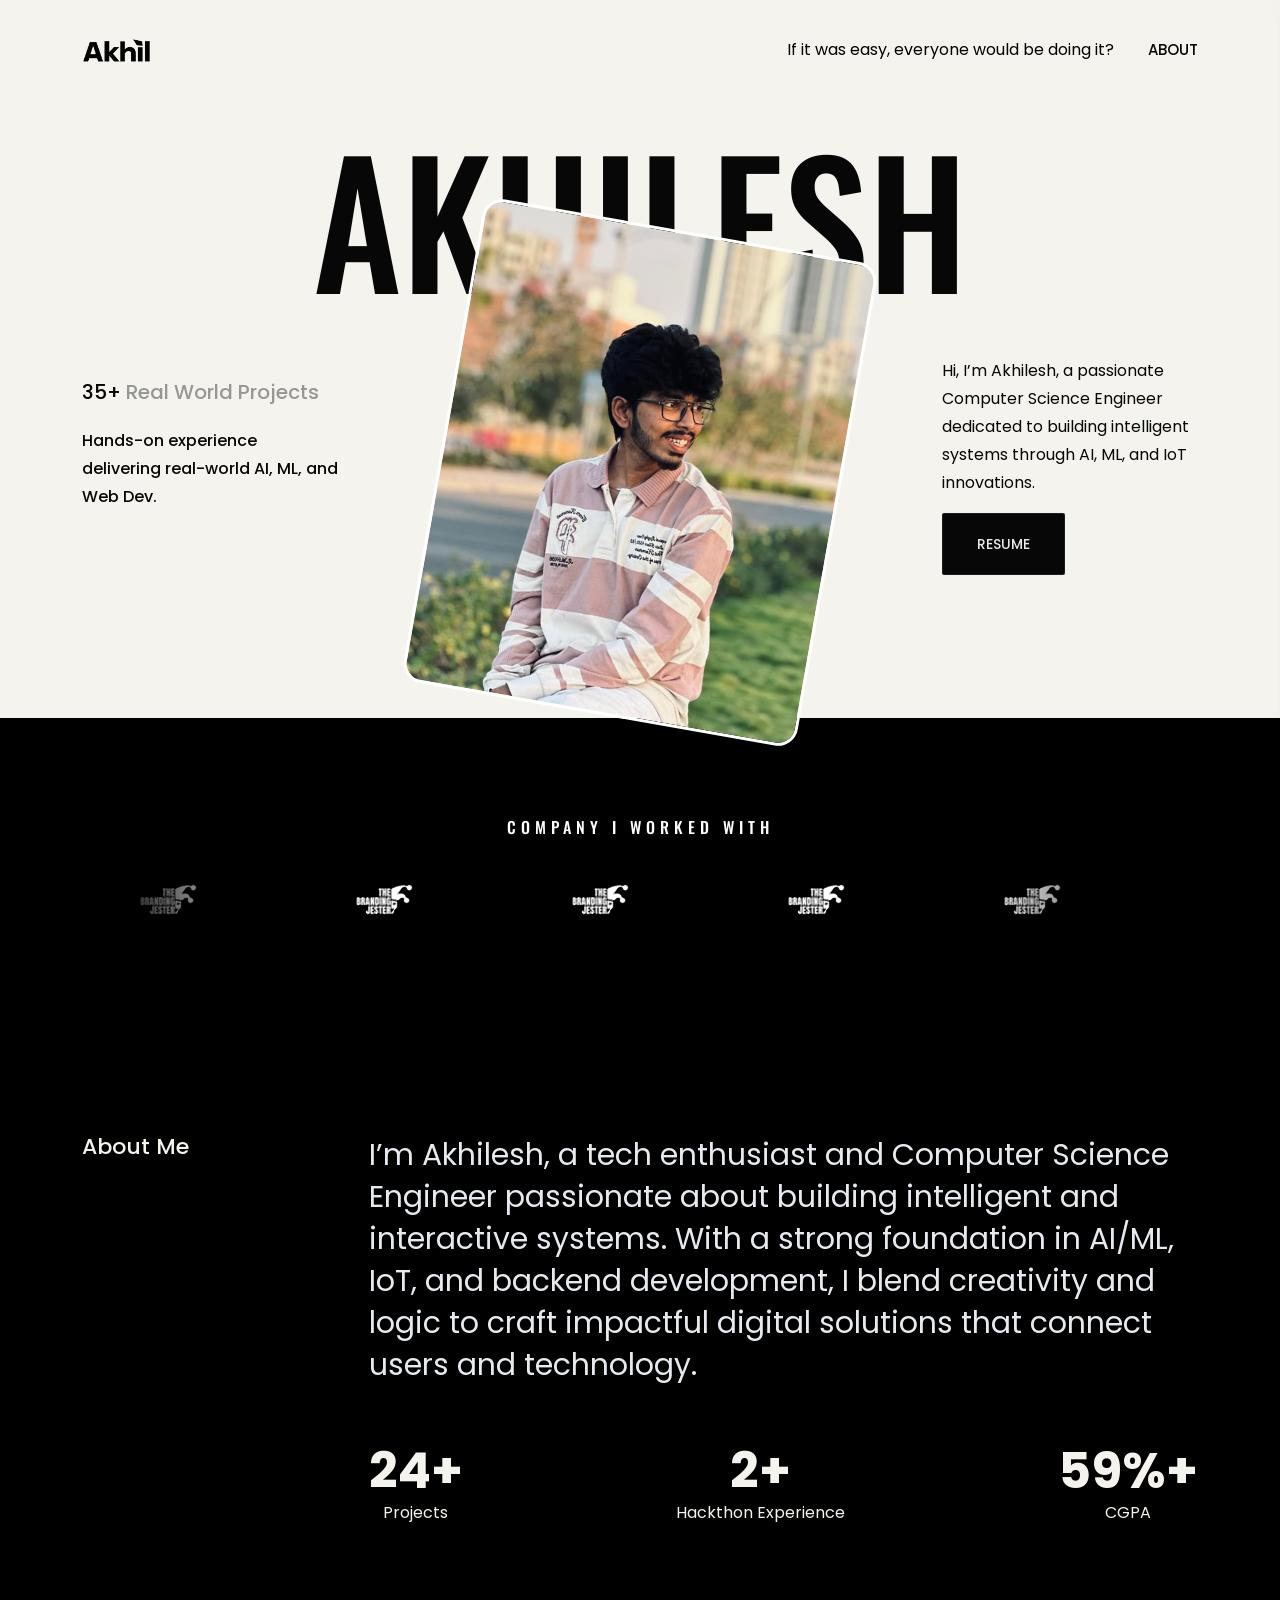
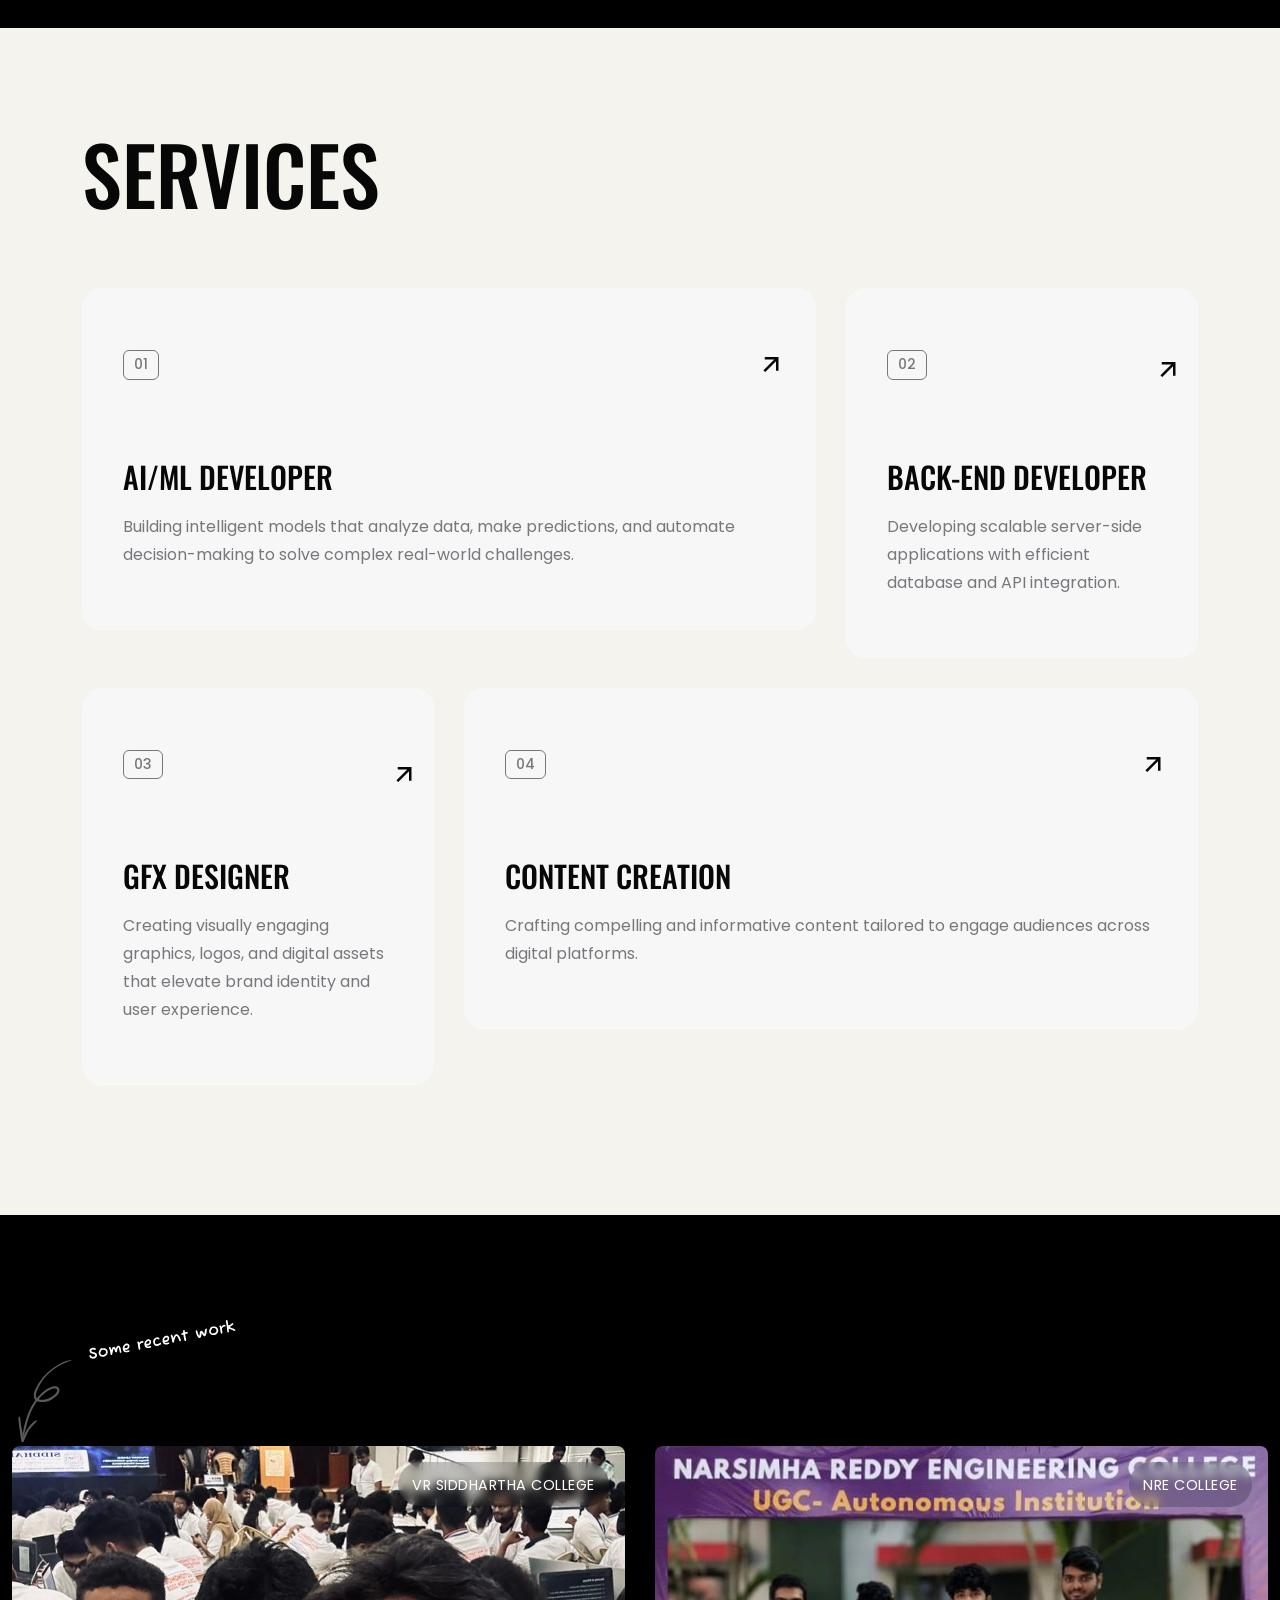
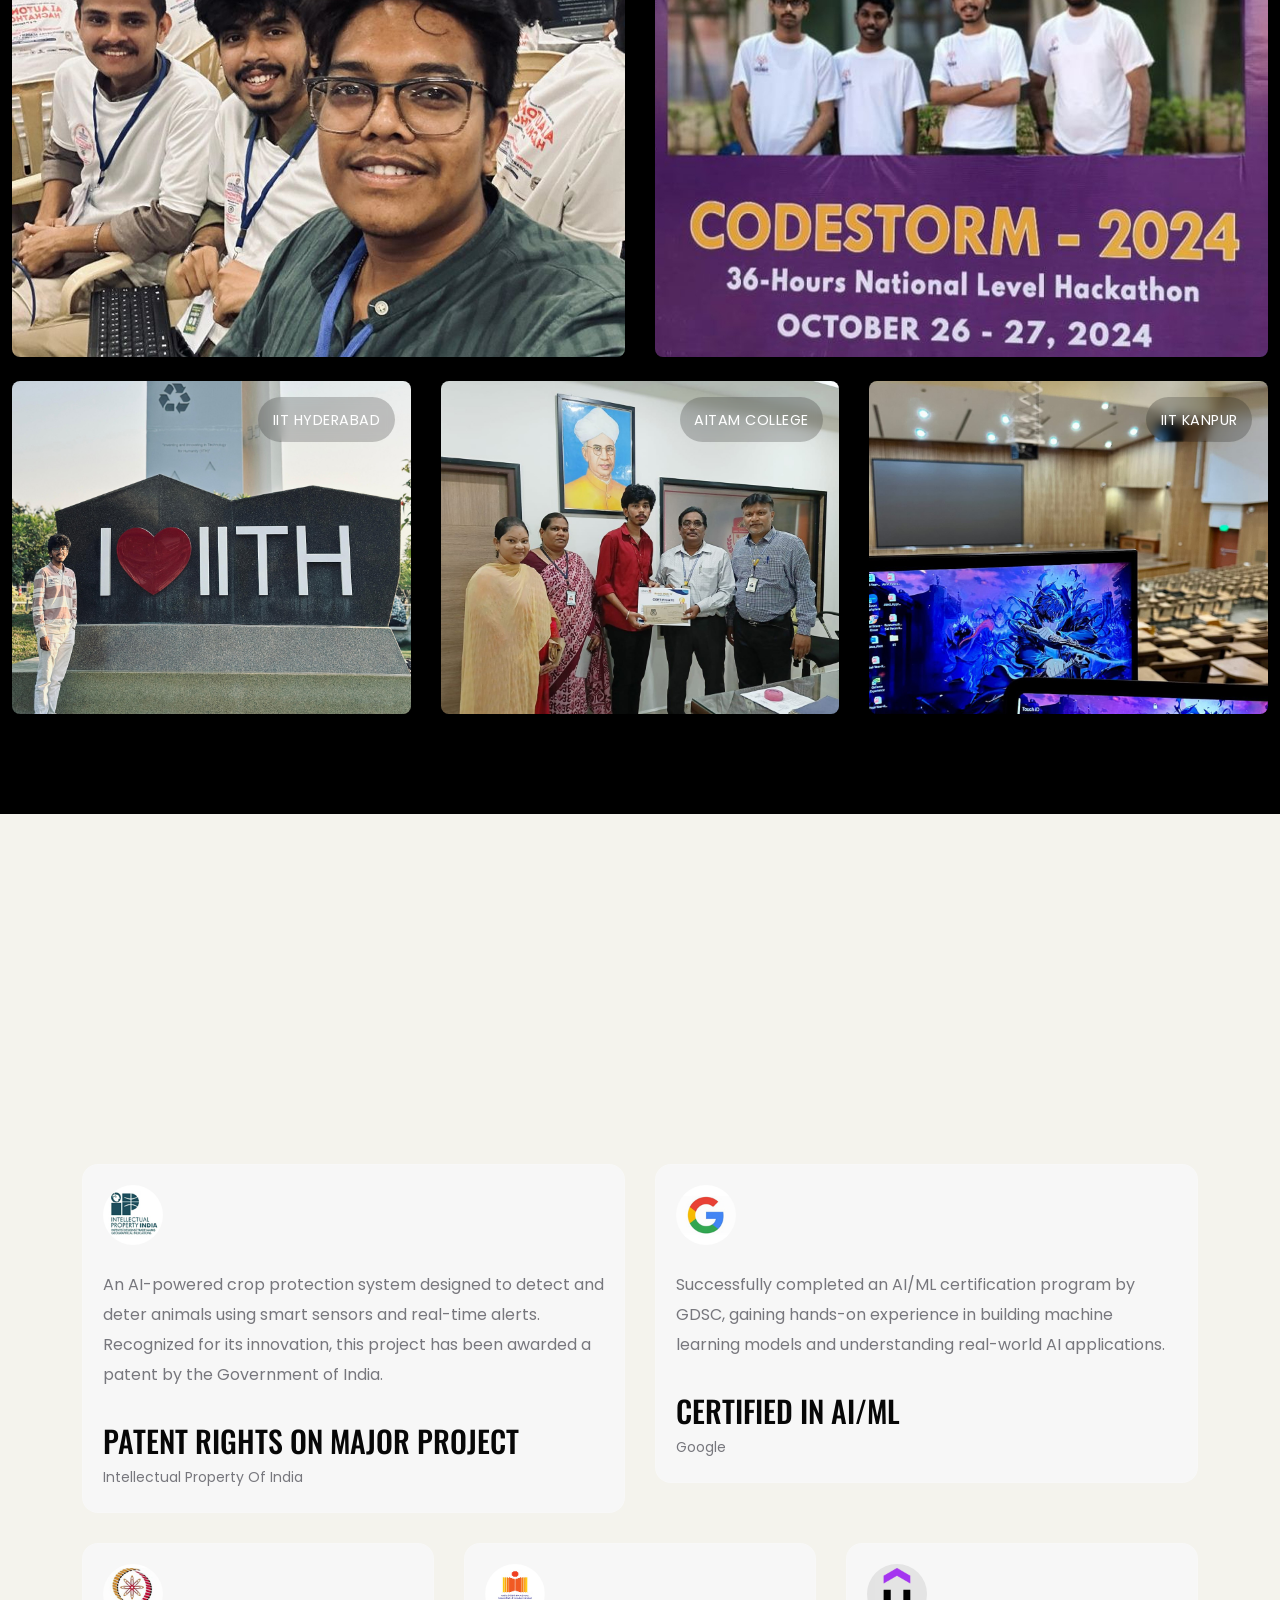
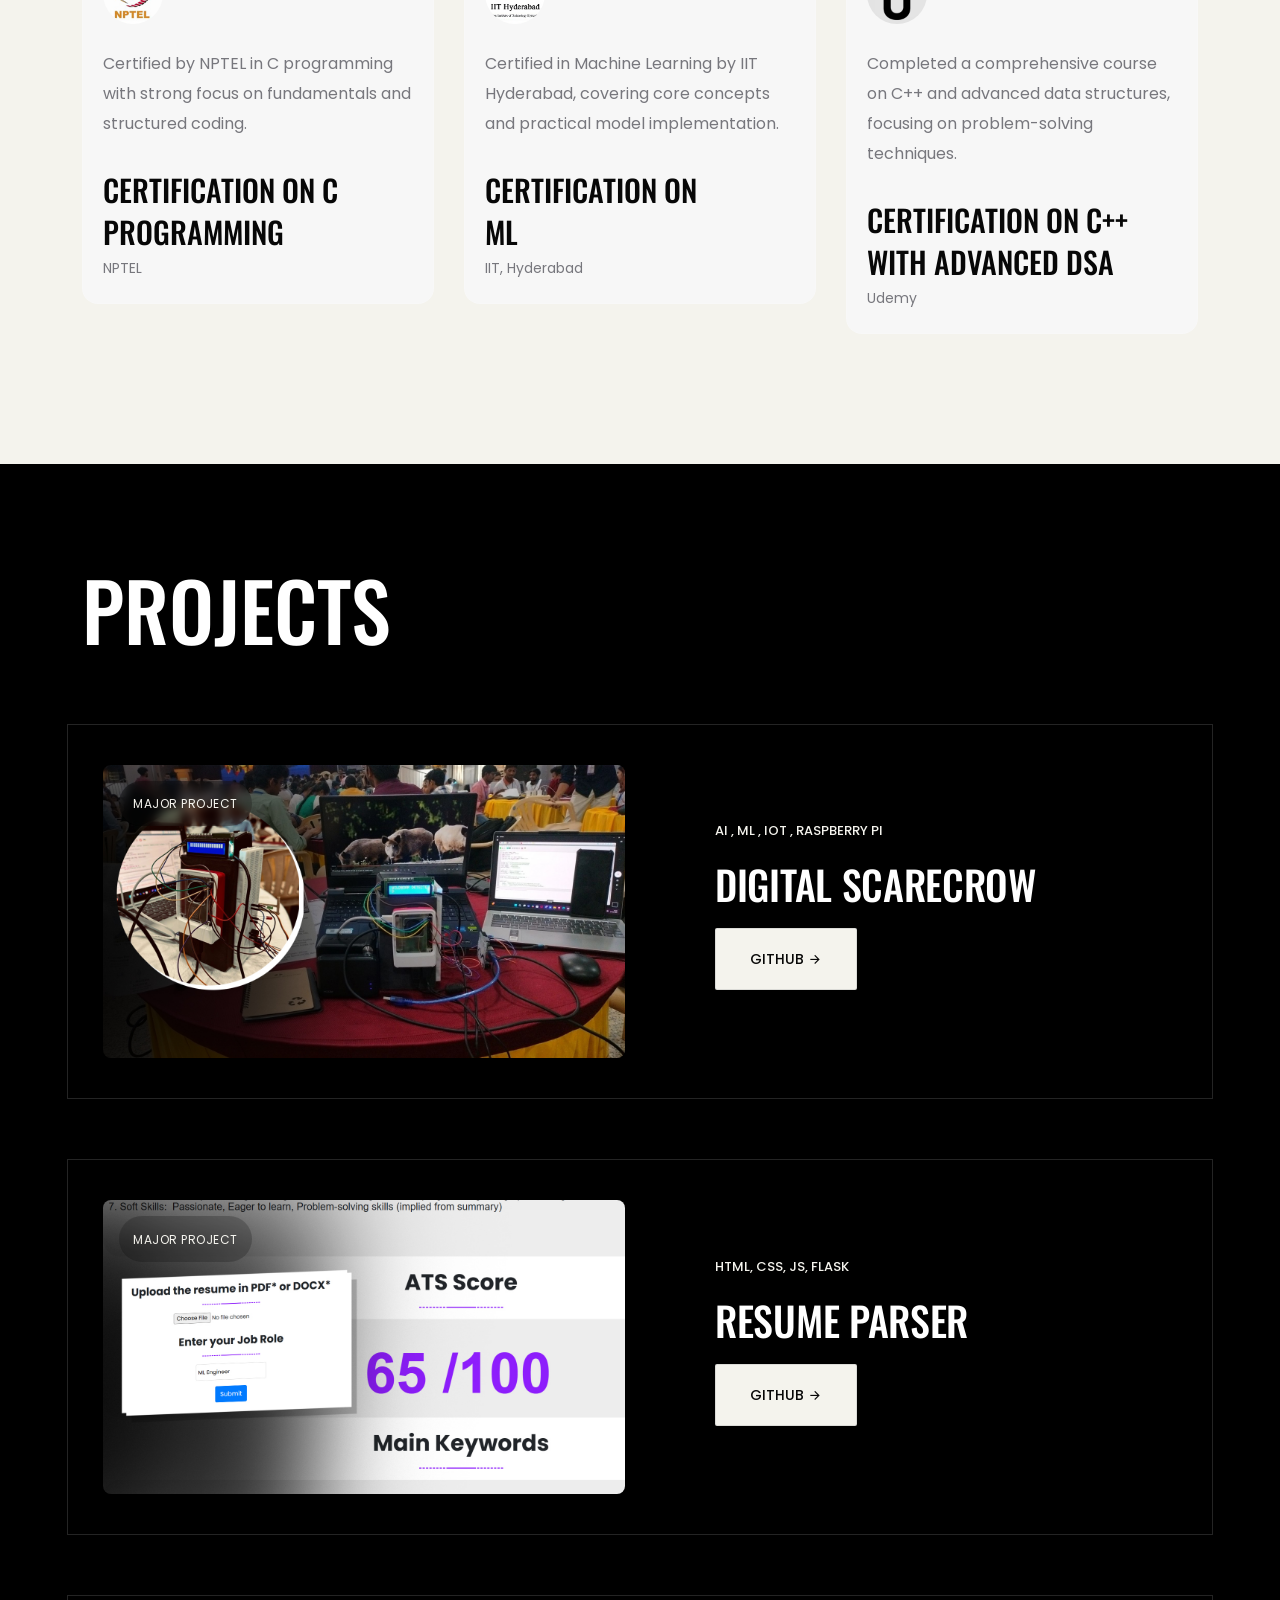
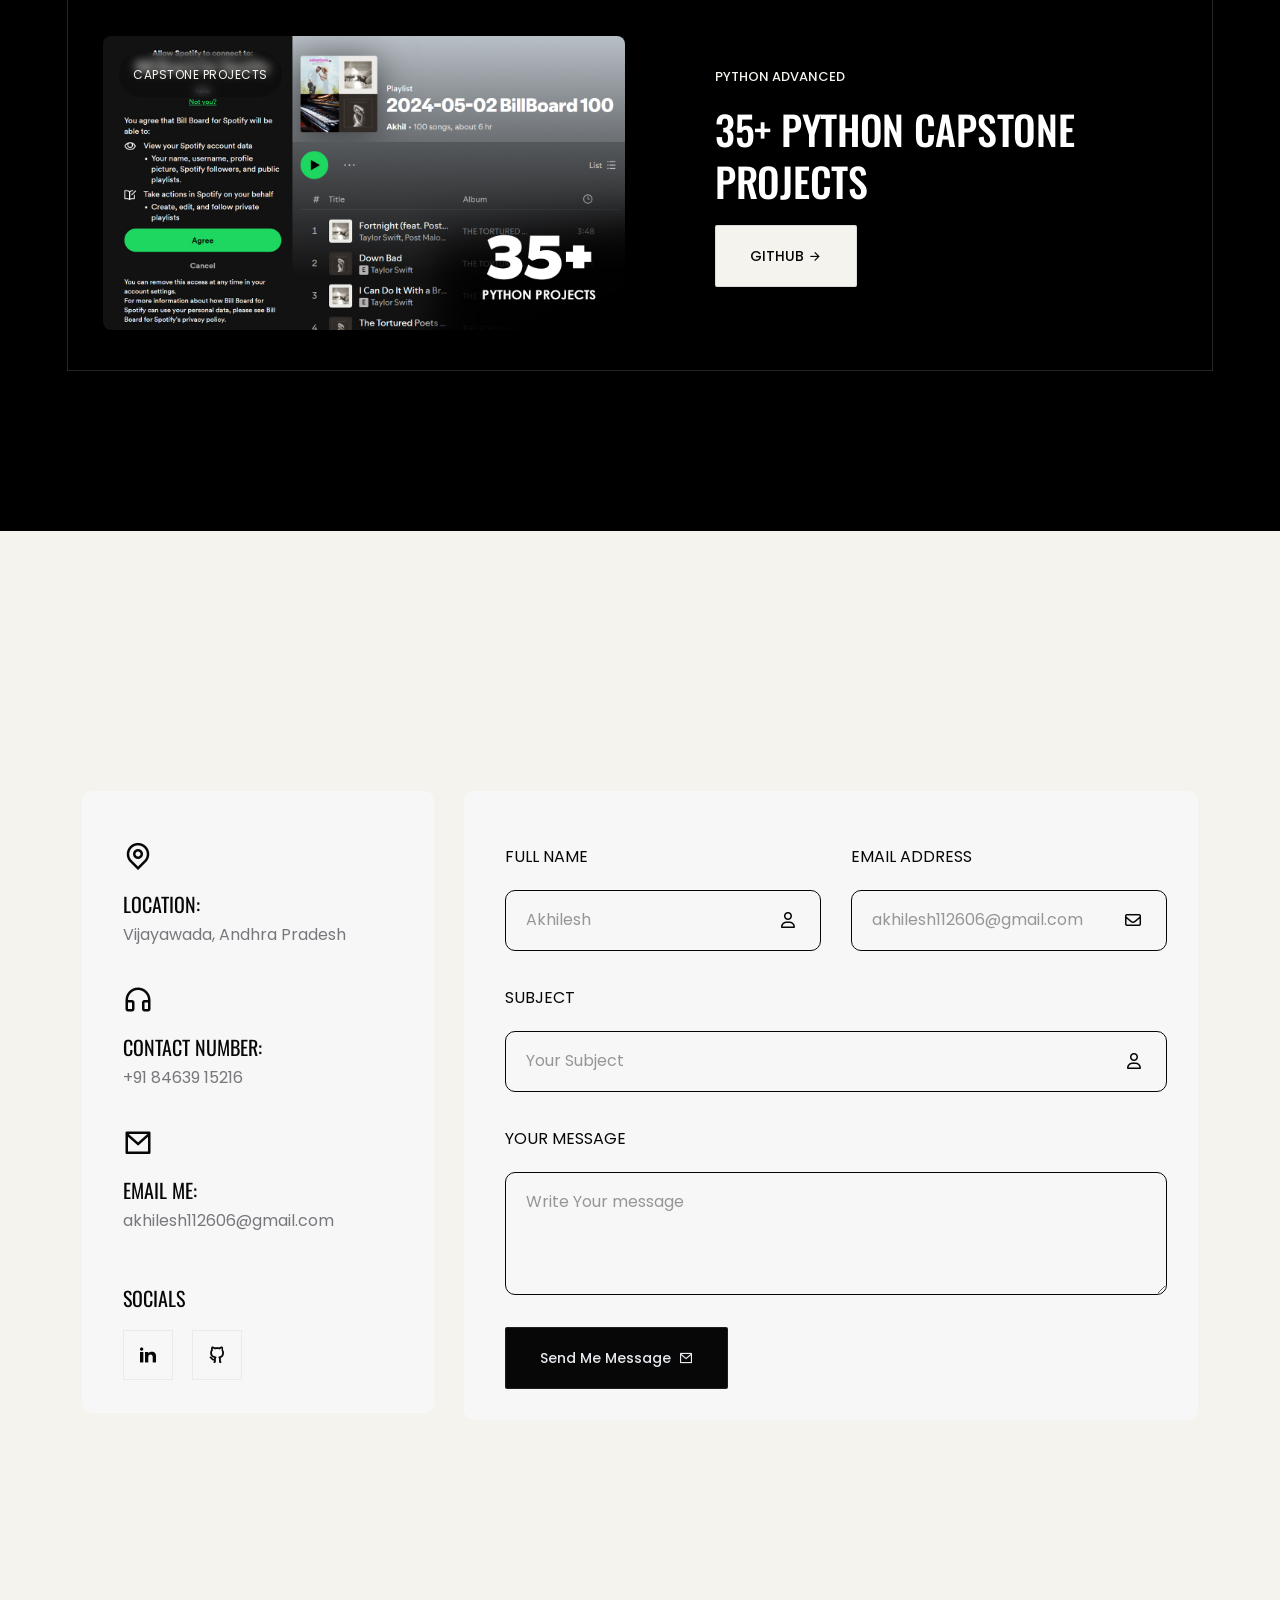
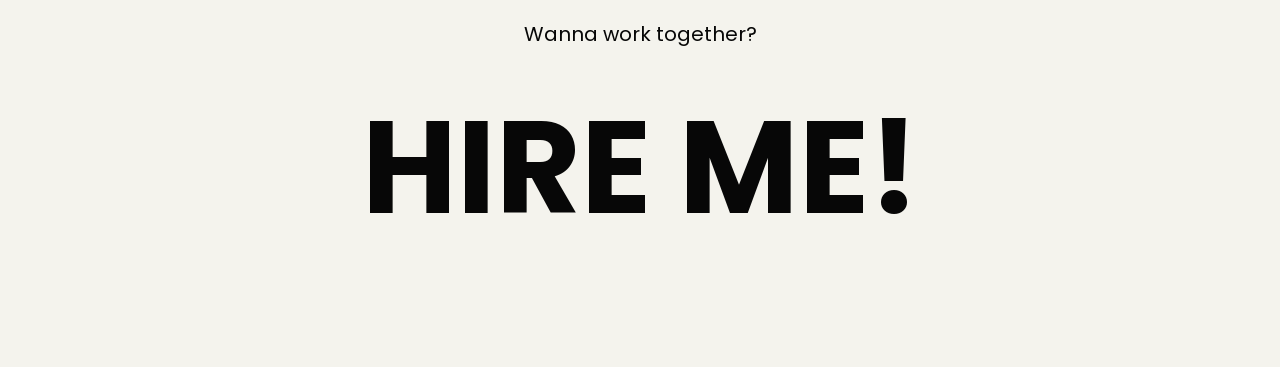
<file: index.html>
<!DOCTYPE html>
<html lang="en">

<head>
    <!-- META -->
    <meta charset="utf-8">
    <meta http-equiv="X-UA-Compatible" content="IE=edge">
    <meta name="viewport" content="width=device-width, initial-scale=1">
    <meta name="description" content="My Portfolio Website">
    <meta name="keywords" content="">
    <meta name="author" content="Akhilesh">
    <!-- PAGE TITLE -->
    <title>Akhilesh</title>
    <link rel="icon" type="image/x-icon" href="assets/images/favicon.png">
    <!-- ALL GOOGLE FONTS -->
    <link rel="preconnect" href="https://fonts.googleapis.com">
    <link rel="preconnect" href="https://fonts.gstatic.com" crossorigin>
    <link href="https://fonts.googleapis.com/css2?family=Oswald:wght@200..700&family=Poppins:ital,wght@0,100;0,200;0,300;0,400;0,500;0,600;0,700;0,800;0,900;1,100;1,200;1,300;1,400;1,500;1,600;1,700;1,800;1,900&display=swap" rel="stylesheet">
    <!-- BOOTSTRAP CSS -->
    <link rel="stylesheet" href="assets/css/bootstrap.min.css" />
    <!-- FONT AWESOME CSS -->
    <link rel="stylesheet" href="assets/css/font-awesome-pro.css" />
    <!-- FONT AWESOME CSS -->
    <link rel="stylesheet" href="assets/fonts/remixicon.css" />
    <!-- MAGNIFIC CSS -->
    <link rel="stylesheet" href="assets/css/magnific-popup.css">
    <!-- NICE SELECT CSS -->
    <link rel="stylesheet" href="assets/css/nice-select.min.css" />
    <!-- ANIMATE CSS -->
    <link rel="stylesheet" href="assets/css/animate.min.css" />
    <!-- MOBILE MENU CSS -->
    <link rel="stylesheet" href="assets/css/mobilemenu.css" />
    <!-- SLICK CSS -->
    <link rel="stylesheet" href="assets/css/slick.min.css" />
    <!-- SPACING CSS -->
    <link rel="stylesheet" href="assets/css/spacing.css" />
    <!-- MAIN STYLE CSS -->
    <link rel="stylesheet" href="assets/css/style.css" />
    <!-- RESPONSIVE CSS -->
    <link rel="stylesheet" href="assets/css/responsive.css">
    <!-- HTML5 shim and Respond.js IE8 support of HTML5 elements and media queries -->
    <!-- WARNING: Respond.js doesn't work if you view the page via file:// -->
    <!--[if lt IE 9]>
      <script src="https://oss.maxcdn.com/html5shiv/3.7.2/html5shiv.min.js"></script>
      <script src="https://oss.maxcdn.com/respond/1.4.2/respond.min.js"></script>
    <![endif]-->
</head>

<body>
    <!-- START PRELOADER AREA-->
    <div class="preloader">
        <svg viewbox="0 0 1000 1000" preserveaspectratio="none">
            <path id="preloaderSvg" d="M0,1005S175,995,500,995s500,5,500,5V0H0Z"></path>
        </svg>
        <div class="preloader-heading">
            <div class="load-text">
                <span>W</span>
                <span>e</span>
                <span>l</span>
                <span>c</span>
                <span>o</span>
                <span>m</span>
                <span>e</span>
            </div>
        </div>
    </div>
    <!-- END PRELOADER AREA -->
    <!-- START SCROOL UP DESIGN AREA -->
    <div class="progress-wrap cursor-pointer">
        <i class="ri-arrow-up-s-line"></i>
        <svg class="progress-circle svg-content" width="100%" height="100%" viewBox="-1 -1 102 102">
            <path d="M50,1 a49,49 0 0,1 0,98 a49,49 0 0,1 0,-98" />
        </svg>
    </div>
    <!-- / END SCROOL UP DESIGN AREA -->
    <!-- START MAGIC CURSOR AND BALL AREA-->
    <div id="magic-cursor">
        <div id="ball"></div>
    </div>
    <!-- / END MAGIC CURSOR AND BALL AREA-->
    <!-- START MENU DESIGN AREA-->
    <header class="main-header">
        <div class="header-upper">
            <div class="container">
                <div class="header-inner">
                    <div class="row align-items-center">
                        <div class="col-xl-2 col-lg-2 col-md-6 col-6 col-sm-3">
                            <div class="logo-area">
                                <div class="logo">
                                    <a href="index.html"><img src="assets/images/logo.png" alt=""></a>
                                </div>
                            </div>
                        </div>
                        <div class="col-xl-10 col-lg-10 col-md-6 col-6 col-sm-9">
                            <div class="main-menu">
                                <nav id="mobile-menu">
                                    <ul>
                                        <li style="color: black;">If it was easy, everyone would be doing it?</li>
                                        <li><a href="about.html" class="linkstyle">about</a></li>
                                        <!-- <li><a href="service.html" class="linkstyle">services</a></li> -->
                                        <!-- <li class="has-dropdown"><a href="projects.html" class="linkstyle">projects</a>
                                            <ul class="sub-menu">
                                                <li><a href="projects.html">Major Projects</a></li>
                                                <li><a href="single-project.html">Capstone Projects</a></li>
                                            </ul>
                                        </li> -->
                                        <!-- <li><a href="blog.html" class="linkstyle">Projects</a></li> -->
                                        <!-- <li><a href="contact.html" class="linkstyle">Contact</a></li> -->
                                    </ul>
                                </nav>
                            </div>
                            <div class="side-menu-icon d-lg-none text-end">
                                <a href="javascript:void(0)" class="info-toggle-btn f-right sidebar-toggle-btn"><i class="fal fa-bars"></i></a>
                            </div>
                        </div>
                    </div>
                </div>
            </div>
        </div>
    </header>
    <!-- // END MENU DESIGN AREA-->
    <!-- START MOBILE MENU DESIGN AREA-->
    <div class="sidebar__area">
        <div class="sidebar__wrapper">
            <div class="sidebar__close">
                <button class="sidebar__close-btn" id="sidebar__close-btn">
                    <i class="fal fa-times"></i>
                </button>
            </div>
            <div class="sidebar__content mt-50 mb-20">
                <div class="mobile-menu fix"></div>
            </div>
        </div>
    </div>
    <div class="body-overlay"></div>
    <!-- // END MOBILE MENU DESIGN AREA-->
    <!-- START HEADER DESIGN AREA -->
    <section id="home" class="main-hero-area">
        <div class="container">
            <div class="row">
                <div class="col-lg-12">
                    <!-- START HERO DESIGN AREA -->
                    <div class="hero-content wow fadeInUp text-center delay-0-2s">
                        <h2>Akhilesh</h2>
                    </div>
                    <!-- / END HERO DESIGN AREA -->
                </div>
            </div>
            <div class="row">
                <div class="col-lg-3 pt-30">
                    <!-- START HERO DESIGN AREA -->
                    <div class="hero-content wow fadeInUp delay-0-2s">
                        <div class="clienti-reviews">
                            <!-- <ul class="clienti-profile">
                                <li>
                                    <img class="img-fluid" src="assets/images/avatar/01.jpg" alt="client">
                                </li>
                                <li>
                                    <img class="img-fluid" src="assets/images/avatar/02.jpg" alt="client">
                                </li>
                                <li>
                                    <img class="img-fluid" src="assets/images/avatar/03.jpg" alt="client">
                                </li>
                            </ul> -->
                            <div class="reviews">35+ <span>Real World Projects</span>
                                <p>Hands-on experience delivering real-world AI, ML, and Web Dev.</p>
                            </div>
                        </div>
                    </div>
                    <!-- / END HERO DESIGN AREA -->
                </div>
                <div class="col-lg-6">
                    <div class="hero-image">
                        <img src="assets/images/about/me.jpg" alt="">
                    </div>
                    <!-- / END HERO DESIGN AREA -->
                </div>
                <div class="col-lg-3 pt-30">
                    <div class="hero-content wow fadeInUp delay-0-4s">
                        <p>Hi, I’m Akhilesh, a passionate Computer Science Engineer dedicated to building intelligent systems through AI, ML, and IoT innovations.</p>
                        <a class="theme-btn" href="assets/resume.pdf" download>RESUME</a>
                    </div>
                    <!-- / END HERO DESIGN AREA -->
                </div>
            </div>
        </div>
    </section>
    <!-- / END HEADER DESIGN AREA -->
    <!-- START COMPANY DESIGN AREA -->
    <div class="company-design-area">
        <div class="container">
            <div class="row">
                <div class="col-lg-12">
                    <h2>Company I Worked With</h2>
                    <div class="company-list">
                        <div class="scroller" data-direction="left" data-speed="slow">
                            <div class="scroller__inner">
                                <img src="assets/images/client-logos/partner1.png" alt="Company" />
                                <img src="assets/images/client-logos/partner1.png" alt="Company" />
                                <img src="assets/images/client-logos/partner1.png" alt="Company" />
                                <img src="assets/images/client-logos/partner1.png" alt="Company" />
                                <img src="assets/images/client-logos/partner1.png" alt="Company" />
                                <img src="assets/images/client-logos/partner1.png" alt="Company" />
                            </div>
                        </div>
                    </div>
                </div>
            </div>
        </div>
    </div>
    <!-- // END COMPANY DESIGN AREA -->
    <!-- START ABOUT DESIGN AREA -->
    <section id="about" class="about-area">
        <div class="container">
            <div class="row">
                <!-- START ABOUT TEXT DESIGN AREA -->
                <div class="col-lg-3 col-sm-3">
                    <h2 class="about-pre-title">About Me</h2>
                </div>
                <div class="col-lg-9 col-sm-9">
                    <div class="about-content-part wow fadeInUp delay-0-2s">
                        <p>I’m Akhilesh, a tech enthusiast and Computer Science Engineer passionate about building intelligent and interactive systems. With a strong foundation in AI/ML, IoT, and backend development, I blend creativity and logic to craft impactful digital solutions that connect users and technology.</p>
                    </div>
                    <!-- START COUNTER DESIGN AREA -->
                    <div class="hero-counter-area d-flex justify-content-between wow fadeInUp delay-0-4s">
                        <div class="counter-item counter-text-wrap">
                            <span class="count-text plus" data-speed="3000" data-stop="35">0</span>
                            <span class="counter-title">Projects</span>
                        </div>
                        <div class="counter-item counter-text-wrap">
                            <span class="count-text plus" data-speed="3000" data-stop="4">0</span>
                            <span class="counter-title">Hackthon Experience</span>
                        </div>
                        <div class="counter-item counter-text-wrap">
                            <span class="count-text percent" data-speed="3000" data-stop="84">0</span>
                            <span class="counter-title">CGPA</span>
                        </div>
                    </div>
                    <!-- / END COUNTER DESIGN AREA -->
                </div>
                <!-- / END ABOUT TEXT DESIGN AREA -->
            </div>
        </div>
    </section>
    <!-- / END ABOUT DESIGN AREA -->
    <!-- START SERVICE DESIGN AREA -->
    <section id="services" class="services-area">
        <div class="container">
            <div class="row">
                <div class="col-xl-12 col-lg-12">
                    <div class="section-title section-black-title wow fadeInUp delay-0-2s">
                        <h2>Services</h2>
                    </div>
                </div>
            </div>
            <div class="row">
                <!-- START SINGLE SERVICE DESIGN AREA -->
                <div class="col-lg-8 col-md-7">
                    <div class="service-item wow fadeInUp delay-0-2s">
                        <i class="ri-arrow-right-up-line"></i>
                        <h5>01</h5>
                        <h4>AI/ML Developer</h4>
                        <p>Building intelligent models that analyze data, make predictions, and automate decision-making to solve complex real-world challenges.</p>
                    </div>
                </div>
                <!-- / END SINGLE SERVICE DESIGN AREA -->
                <!-- START SINGLE SERVICE DESIGN AREA -->
                <div class="col-lg-4 col-md-5">
                    <div class="service-item wow fadeInUp delay-0-4s">
                        <i class="ri-arrow-right-up-line"></i>
                        <h5>02</h5>
                        <h4>Back-End Developer</h4>
                        <p>Developing scalable server-side applications with efficient database and API integration.</p>
                    </div>
                </div>
                <!-- / END SINGLE SERVICE DESIGN AREA -->
                <!-- START SINGLE SERVICE DESIGN AREA -->
                <div class="col-lg-4 col-md-5">
                    <div class="service-item wow fadeInUp delay-0-6s">
                        <i class="ri-arrow-right-up-line"></i>
                        <h5>03</h5>
                        <h4>GFX Designer</h4>
                        <p>Creating visually engaging graphics, logos, and digital assets that elevate brand identity and user experience.</p>
                    </div>
                </div>
                <!-- / END SINGLE SERVICE DESIGN AREA -->
                <!-- START SINGLE SERVICE DESIGN AREA -->
                <div class="col-lg-8 col-md-7">
                    <div class="service-item wow fadeInUp delay-0-8s">
                        <i class="ri-arrow-right-up-line"></i>
                        <h5>04</h5>
                        <h4>Content Creation</h4>
                        <p>Crafting compelling and informative content tailored to engage audiences across digital platforms.</p>
                    </div>
                </div>
                <!-- / END SINGLE SERVICE DESIGN AREA -->
            </div>
        </div>
    </section>
    <!-- / END SERVICE DESIGN AREA -->
    <!-- START PORTFOLIO DESIGN AREA -->
    <div class="projects-area" id="portfolio">
        <div class="custom-icon">
            <img src="assets/images/custom/work-scribble.svg" alt="custom">
        </div>
        <div class="container-fluid">
            <div class="row g-4 portfolio-grid">
                <!-- START SINGLE PORTFOLIO DESIGN AREA -->
                <div class="col-md-6 col-xl-6 portfolio-item category-1">
                    <!-- <a href="assets/images/projects/work1.jpg" class="work-popup"> -->
                        <div class="portfolio-box">
                            <!-- Image -->
                            <img src="assets/images/projects/work1.jpg" alt="" data-rjs="2">
                            <!-- Category -->
                            <span class="portfolio-category">VR SIDDHARTHA COLLEGE</span>
                            <!-- Caption -->
                            <div class="portfolio-caption">
                                <h1>National Level 48 Hour Hackathon!</h1>
                            </div>
                        </div>
                    <!-- </a> -->
                </div>
                <!-- // END SINGLE PORTFOLIO DESIGN AREA -->
                <!-- START SINGLE PORTFOLIO DESIGN AREA -->
                <div class="col-md-6 col-xl-6 portfolio-item category-2">
                    <!-- <a href="single-project.html"> -->
                        <div class="portfolio-box">
                            <!-- Image -->
                            <img src="assets/images/projects/work2.jpg" alt="" data-rjs="2">
                            <!-- Category -->
                            <span class="portfolio-category">NRE COLLEGE</span>
                            <!-- Caption -->
                            <div class="portfolio-caption">
                                <h1>National Level 24 Hour Hackathon</h1>
                            </div>
                        </div>
                    <!-- </a> -->
                </div>
                <!-- // END SINGLE PORTFOLIO DESIGN AREA -->
                <!-- START SINGLE PORTFOLIO DESIGN AREA -->
                <div class="col-md-6 col-xl-4 portfolio-item category-2">
                    <!-- <a href="https://www.youtube.com/watch?v=qZEPs3vmYB4" class="popup-youtube"> -->
                        <div class="portfolio-box">
                            <!-- Image -->
                            <img src="assets/images/projects/work3.jpg" alt="" data-rjs="2">
                            <!-- Category -->
                            <span class="portfolio-category">IIT Hyderabad</span>
                            <!-- Caption -->
                            <div class="portfolio-caption">
                                <h1>ML Workshop</h1>
                            </div>
                        </div>
                    <!-- </a> -->
                </div>
                <!-- // END SINGLE PORTFOLIO DESIGN AREA -->
                <!-- START SINGLE PORTFOLIO DESIGN AREA -->
                <div class="col-md-6 col-xl-4 portfolio-item category-1">
                    <!-- <a href="assets/images/projects/work4.jpg" class="work-popup"> -->
                        <div class="portfolio-box">
                            <!-- Image -->
                            <img src="assets/images/projects/work4.jpg" alt="" data-rjs="2">
                            <!-- Category -->
                            <span class="portfolio-category">AITAM COLLEGE</span>
                            <!-- Caption -->
                            <div class="portfolio-caption">
                                <h1>1st Place in C Programming contest</h1>
                            </div>
                        </div>
                    <!-- </a> -->
                </div>
                <!-- // END SINGLE PORTFOLIO DESIGN AREA -->
                <!-- START SINGLE PORTFOLIO DESIGN AREA -->
                <div class="col-md-6 col-xl-4 portfolio-item category-2">
                    <!-- <a href="assets/images/projects/work5.jpg" class="work-popup"> -->
                        <div class="portfolio-box">
                            <!-- Image -->
                            <img src="assets/images/projects/work5.jpg" alt="" data-rjs="2">
                            <!-- Category -->
                            <span class="portfolio-category">IIT KANPUR</span>
                            <!-- Caption -->
                            <div class="portfolio-caption">
                                <h1>International Level 48 Hour Hackathon</h1>
                            </div>
                        </div>
                    <!-- </a> -->
                </div>
                <!-- // END SINGLE PORTFOLIO DESIGN AREA -->
            </div>
        </div>
    </div>
    <!-- // END PORTFOLIO DESIGN AREA -->
    <!-- START TESTIMONIALS DESIGN AREA -->
    <section class="testimonials-area">
        <div class="container">
            <div class="row">
                <div class="col-xl-12 col-lg-12">
                    <div class="section-title section-black-title wow fadeInUp delay-0-2s">
                        <h2>Paper Publishings & Certifications</h2>
                    </div>
                </div>
            </div>
            <div class="row">
                <div class="col-lg-6 col-md-6">
                    <!-- START SINGLE TESTIMONIALS DESIGN AREA -->
                    <div class="testimonial-item wow fadeInUp delay-0-2s">
                        <div class="author">
                            <img src="assets/images/testimonials/author1.jpg" alt="Author" />
                        </div>
                        <div class="text">
                            An AI-powered crop protection system designed to detect and deter animals using smart sensors and real-time alerts. Recognized for its innovation, this project has been awarded a patent by the Government of India.
                        </div>
                        <div class="testi-des">
                            <h5>Patent Rights on Major Project</h5>
                            <span>Intellectual Property Of India</span>
                        </div>
                    </div>
                    <!-- / END SINGLE TESTIMONIALS DESIGN AREA -->
                </div>
                <div class="col-lg-6 col-md-6">
                    <!-- START SINGLE TESTIMONIALS DESIGN AREA -->
                    <div class="testimonial-item wow fadeInUp delay-0-4s">
                        <div class="author">
                            <img src="assets/images/testimonials/author2.jpg" alt="Author" />
                        </div>
                        <div class="text">
                            Successfully completed an AI/ML certification program by GDSC, gaining hands-on experience in building machine learning models and understanding real-world AI applications.
                        </div>
                        <div class="testi-des">
                            <h5>Certified in AI/ML</h5>
                            <span>Google</span>
                        </div>
                    </div>
                    <!-- / END SINGLE TESTIMONIALS DESIGN AREA -->
                </div>
                <div class="col-lg-4 col-md-6">
                    <!-- START SINGLE TESTIMONIALS DESIGN AREA -->
                    <div class="testimonial-item wow fadeInUp delay-0-6s">
                        <div class="author">
                            <img src="assets/images/testimonials/author3.jpg" alt="Author" />
                        </div>
                        <div class="text">
                            Certified by NPTEL in C programming with strong focus on fundamentals and structured coding.
                        </div>
                        <div class="testi-des">
                            <h5>Certification on C Programming</h5>
                            <span>NPTEL</span>
                        </div>
                    </div>
                    <!-- / END SINGLE TESTIMONIALS DESIGN AREA -->
                </div>
                <div class="col-lg-4 col-md-6">
                    <!-- START SINGLE TESTIMONIALS DESIGN AREA -->
                    <div class="testimonial-item wow fadeInUp delay-0-8s">
                        <div class="author">
                            <img src="assets/images/testimonials/author4.jpg" alt="Author" />
                        </div>
                        <div class="text">
                            Certified in Machine Learning by IIT Hyderabad, covering core concepts and practical model implementation.
                        </div>
                        <div class="testi-des">
                            <h5>Certification on <br> ML</h5>
                            <span>IIT, Hyderabad</span>
                        </div>
                    </div>
                    <!-- / END SINGLE TESTIMONIALS DESIGN AREA -->
                </div>
                <div class="col-lg-4 col-md-6">
                    <!-- START SINGLE TESTIMONIALS DESIGN AREA -->
                    <div class="testimonial-item wow fadeInUp delay-0-9s">
                        <div class="author">
                            <img src="assets/images/testimonials/author5.jpg" alt="Author" />
                        </div>
                        <div class="text">
                            Completed a comprehensive course on C++ and advanced data structures, focusing on problem-solving techniques.
                        </div>
                        <div class="testi-des">
                            <h5>Certification on C++ with Advanced DSA</h5>
                            <span>Udemy</span>
                        </div>
                    </div>
                    <!-- / END SINGLE TESTIMONIALS DESIGN AREA -->
                </div>
            </div>
        </div>
    </section>
    <!-- / END TESTIMONIALS DESIGN AREA -->
   
    <!-- START VLOG DESIGN AREA -->
    <section class="blog-area">
        <div class="container">
            <div class="row">
                <div class="col-xl-12 col-lg-12">
                    <div class="section-title wow fadeInUp delay-0-2s">
                        <h2>Projects</h2>
                    </div>
                </div>
            </div>
            <!-- START SINGLE VLOG DESIGN AREA -->
            <div class="row blog-post-box align-items-center">
                <div class="col-lg-6">
                    <div class="blog-post-img">
                        <!-- <a href="#"> -->
                            <img src="assets/images/blog/blog1.jpg" alt="">
                        <!-- </a> -->
                        <div class="blog-post-category">
                            <a href="#">Major Project</a>
                        </div>
                    </div>
                </div>
                <div class="col-lg-6">
                    <div class="blog-post-caption">
                        <h3>AI , ML , IoT , Raspberry PI 
                        </h3>
                        <h2><a class="link-decoration" href="#">Digital Scarecrow</a></h2>
                        <a class="theme-btn theme-btn-two" href="https://github.com/akhilesh112606/Digital-Scarecrow-IoT-ML">GITHUB<i class="ri-arrow-right-line"></i></a>
                    </div>
                </div>
            </div>
            <!-- START SINGLE VLOG DESIGN AREA -->
            <!-- START SINGLE VLOG DESIGN AREA -->
            <div class="row blog-post-box align-items-center">
                <div class="col-lg-6">
                    <div class="blog-post-img">
                        
                            <img src="assets/images/blog/blog2.jpg" alt="">
                        
                        <div class="blog-post-category">
                            <a href="#">Major Project</a>
                        </div>
                    </div>
                </div>
                <div class="col-lg-6">
                    <div class="blog-post-caption">
                        <h3>HTML, CSS, JS, FLASK</h3>
                        <h2><a class="link-decoration" href="#">Resume Parser</a></h2>
                        <a class="theme-btn theme-btn-two" href="https://github.com/akhilesh112606/Resume_Parser">GITHUB<i class="ri-arrow-right-line"></i></a>
                    </div>
                </div>
            </div>
            <!-- START SINGLE VLOG DESIGN AREA -->
            <!-- START SINGLE VLOG DESIGN AREA -->
            <div class="row blog-post-box align-items-center">
                <div class="col-lg-6">
                    <div class="blog-post-img">
                        
                            <img src="assets/images/blog/blog3.jpg" alt="">
                        
                        <div class="blog-post-category">
                            <a href="#">CAPSTONE PROJECTS</a>
                        </div>
                    </div>
                </div>
                <div class="col-lg-6">
                    <div class="blog-post-caption">
                        <h3>PYTHON ADVANCED</h3>
                        <h2><a class="link-decoration" href="#">35+ PYTHON CAPSTONE PROJECTS</a></h2>
                        <a class="theme-btn theme-btn-two" href="https://github.com/akhilesh112606/Python-Projects">GITHUB<i class="ri-arrow-right-line"></i></a>
                    </div>
                </div>
            </div>
            <!-- START SINGLE VLOG DESIGN AREA -->
        </div>
    </section>
    <!-- / END VLOG DESIGN AREA -->
    <!-- START CONTACT DESIGN AREA -->
    <section id="contact" class="contact-area">
        <div class="container">
            <div class="row">
                <div class="col-xl-12 col-lg-12">
                    <div class="section-title section-black-title wow fadeInUp delay-0-2s">
                        <h2>Contact Me</h2>
                    </div>
                </div>
            </div>
            <div class="row">
                <div class="col-lg-4">
                    <div class="contact-content-part  wow fadeInUp delay-0-2s">
                        <!-- START CONTACT SINGLEDESIGN AREA -->
                        <div class="single-contact wow fadeInUp" data-wow-delay=".2s">
                            <span class="circle-btn">
                                <i class="ri-map-pin-line"></i>
                            </span>
                            <h2>Location:</h2>
                            <p>Vijayawada, Andhra Pradesh</p>
                        </div>
                        <!-- / END CONTACT SINGLEDESIGN AREA -->
                        <!-- START CONTACT SINGLEDESIGN AREA -->
                        <div class="single-contact wow fadeInUp" data-wow-delay=".4s">
                            <span class="circle-btn">
                                <i class="ri-headphone-line"></i>
                            </span>
                            <h2>contact number:</h2>
                            <p>+91 84639 15216</p>
                        </div>
                        <!-- / END CONTACT SINGLEDESIGN AREA -->
                        <!-- START CONTACT SINGLEDESIGN AREA -->
                        <div class="single-contact wow fadeInUp" data-wow-delay=".6s">
                            <span class="circle-btn">
                                <i class="ri-mail-line"></i>
                            </span>
                            <h2>Email me:</h2>
                            <p>akhilesh112606@gmail.com</p>
                        </div>
                        <!-- / END CONTACT SINGLEDESIGN AREA -->
                        <!-- START CONTACT SINGLEDESIGN AREA -->
                        <div class="single-contact wow fadeInUp" data-wow-delay=".6s">
                            <h2>Socials</h2>
                            <div class="about-social">
                            <ul>
                                <li><a href="www.linkedin.com/in/akhilesh112606"><i class="ri-linkedin-fill"></i></a></li>
                                <li><a href="https://github.com/akhilesh112606"><i class="ri-github-line"></i></a></li>
                            </ul>
                        </div>
                        </div>
                        <!-- / END CONTACT SINGLEDESIGN AREA -->
                    </div>
                </div>
                <!-- START CONTACT FORM DESIGN AREA -->
                <div class="col-lg-8">
                    <div class="contact-form contact-form-area wow fadeInUp delay-0-4s">
                        <form id="contactForm" class="contact-form" action="#" method="post">
                            <div class="row">
                                <div class="col-md-6">
                                    <div class="form-group">
                                        <label for="name">Full Name</label>
                                        <input type="text" id="name" class="form-control" value="" placeholder="Akhilesh" required="" data-error="Please enter your Name" />
                                        <label for="name" class="for-icon"><i class="far fa-user"></i></label>
                                        <div class="help-block with-errors"></div>
                                    </div>
                                </div>
                                <div class="col-md-6">
                                    <div class="form-group">
                                        <label for="email">Email Address</label>
                                        <input type="email" id="email" class="form-control" value="" placeholder="akhilesh112606@gmail.com" required="" data-error="Please enter your Email" />
                                        <label for="email" class="for-icon"><i class="far fa-envelope"></i></label>
                                        <div class="help-block with-errors"></div>
                                    </div>
                                </div>
                                <div class="col-md-12">
                                    <div class="form-group">
                                        <label for="name">Subject</label>
                                        <input type="text" id="subject" class="form-control" value="" placeholder="Your Subject" required="" data-error="Please enter your Name" />
                                        <label for="name" class="for-icon"><i class="far fa-user"></i></label>
                                        <div class="help-block with-errors"></div>
                                    </div>
                                </div>
                                <div class="col-md-12">
                                    <div class="form-group">
                                        <label for="message">Your Message</label>
                                        <textarea name="message" id="message" class="form-control" rows="4" placeholder="Write Your message" required="" data-error="Please Write your Message"></textarea>
                                        <div class="help-block with-errors"></div>
                                    </div>
                                </div>
                                <div class="col-md-12">
                                    <div class="form-group mb-0">
                                        <button type="submit" class="theme-btn">
                                            Send Me Message <i class="ri-mail-line"></i>
                                        </button>
                                        <div id="msgSubmit" class="hidden"></div>
                                    </div>
                                </div>
                                <div class="col-md-12 text-center">
                                    <p class="input-success">We have received your mail, We will get back to you soon!</p>
                                    <p class="input-error">Sorry, Message could not send! Please try again.</p>
                                </div>
                            </div>
                        </form>
                    </div>
                </div>
            </div>
        </div>
    </section>
    <!-- / END CONTACT DESIGN AREA -->
    <!-- START FOOTER DESIGN AREA -->
    <footer class="main-footer">
        <div class="container">
            <div class="row">
                <div class="col-lg-12">
                    <div class="footer-top">
                        <p> Wanna work together?</p>
                        <h2><a href="mailto:hello@websitename.com">Hire ME!</a></h2>
                    </div>
                </div>
            </div>
            <div class="row">
                <div class="col-lg-6 col-sm-6">
                    <!-- <p class="copy-right-text">&copy; All Rights Reserved to Akhilesh @COPYRIGHT 2025</p> -->
                </div>
            </div>
        </div>
    </footer>
    <!-- / END FOOTER DESIGN AREA -->
    <!-- JQUERY JS -->
    <script src="assets/js/jquery-3.6.0.min.js"></script>
    <!-- BOOTSTRAP JS-->
    <script src="assets/js/bootstrap.min.js"></script>
    <!-- APPEAR JS -->
    <script src="assets/js/appear.min.js"></script>
    <!-- MAGNIFICANT JS -->
    <script src="assets/js/jquery.magnific-popup.min.js"></script>
    <!-- MOBILE MENU JS-->
    <script src="assets/js/mobilemenu.js"></script>
    <!-- GSAP AND LOCOMOTIV JS-->
    <script src="assets/js/gsap.min.js"></script>
    <script src="assets/js/ScrollTrigger.min.js"></script>
    <script src="assets/js/lenis.js"></script>
    <!-- SLICK JS-->
    <script src="assets/js/slick.min.js"></script>
    <!-- NICE SELECT JS-->
    <script src="assets/js/jquery.nice-select.min.js"></script>
    <!-- IMAGE LOADER JS-->
    <script src="assets/js/imagesloaded.pkgd.min.js"></script>
    <!-- ISOTOPE JS-->
    <script src="assets/js/isotope.pkgd.min.js"></script>
    <!--  WOW ANIMATION JS-->
    <script src="assets/js/wow.min.js"></script>
    <!-- SCRIPT JS-->
    <script src="assets/js/script.js"></script>
</body>

</html>
</file>
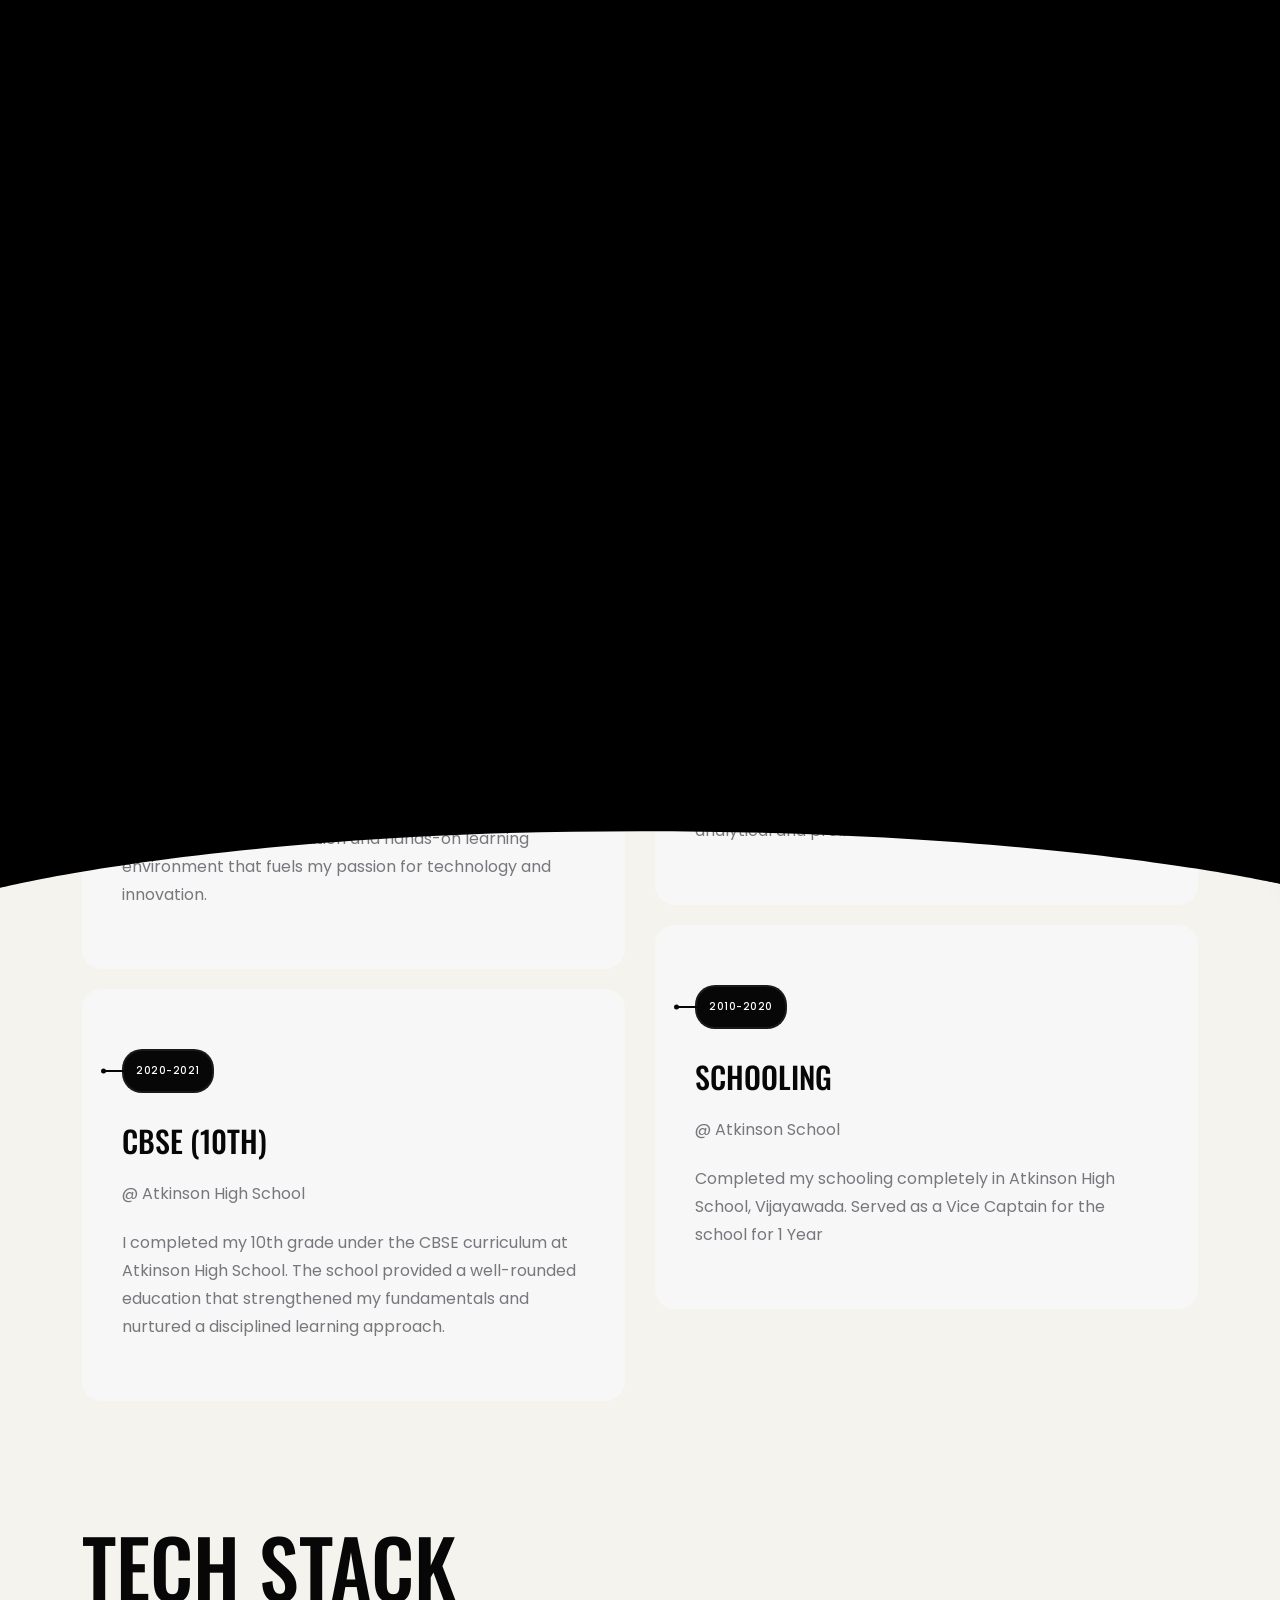
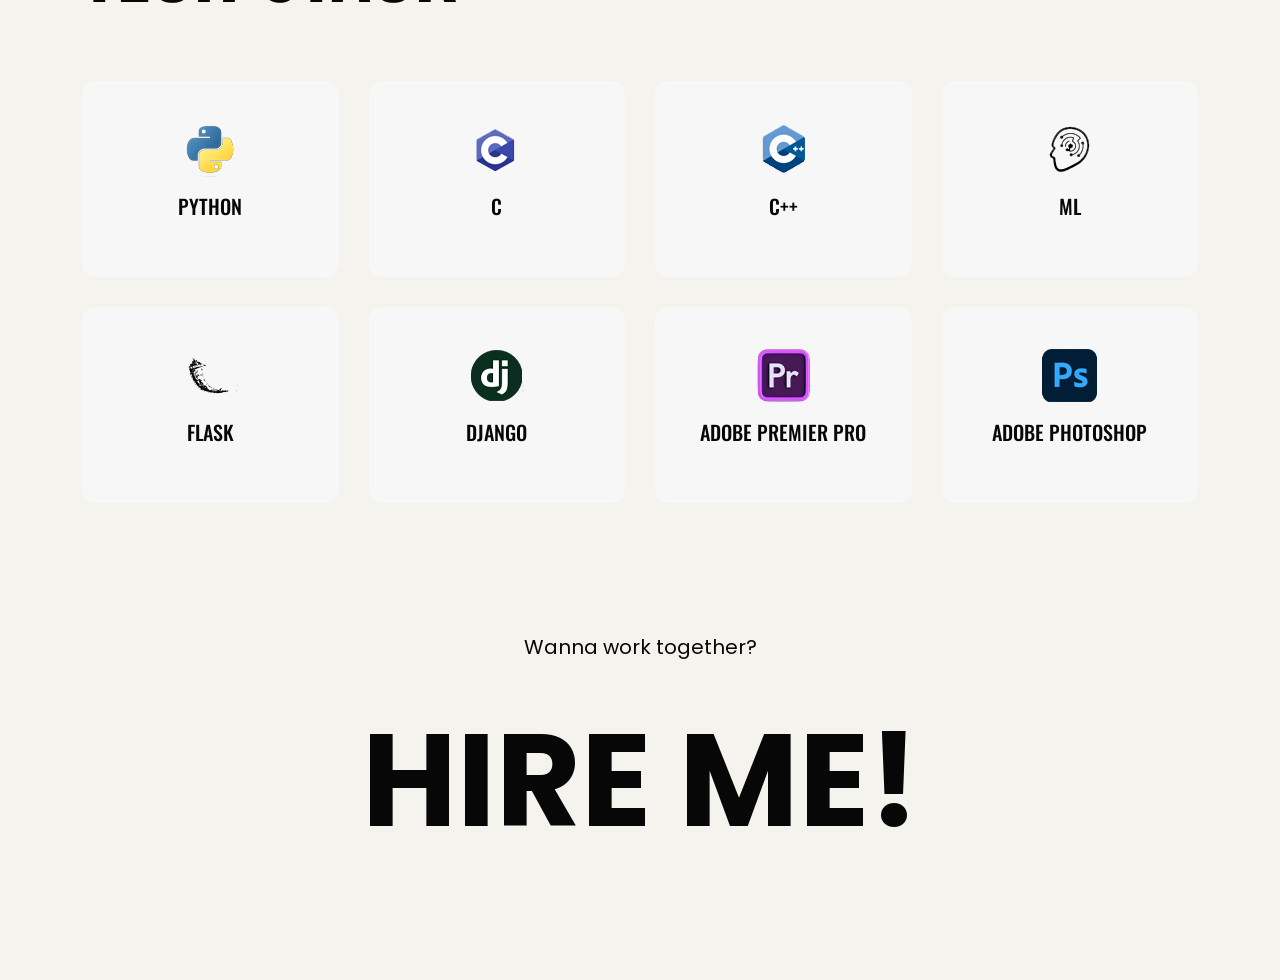
<file: about.html>
<!DOCTYPE html>
<html lang="en">

<head>
    <!-- META -->
    <meta charset="utf-8">
    <meta http-equiv="X-UA-Compatible" content="IE=edge">
    <meta name="viewport" content="width=device-width, initial-scale=1">
    <meta name="description" content="My Portfolio Website">
    <meta name="keywords" content="">
    <meta name="author" content="Akhilesh">
    <!-- PAGE TITLE -->
    <title>Akhilesh</title>
    <link rel="icon" type="image/x-icon" href="assets/images/favicon.png">
    <!-- ALL GOOGLE FONTS -->
    <link rel="preconnect" href="https://fonts.googleapis.com">
    <link rel="preconnect" href="https://fonts.gstatic.com" crossorigin>
    <link href="https://fonts.googleapis.com/css2?family=Oswald:wght@200..700&family=Poppins:ital,wght@0,100;0,200;0,300;0,400;0,500;0,600;0,700;0,800;0,900;1,100;1,200;1,300;1,400;1,500;1,600;1,700;1,800;1,900&display=swap" rel="stylesheet">
    <!-- BOOTSTRAP CSS -->
    <link rel="stylesheet" href="assets/css/bootstrap.min.css" />
    <!-- FONT AWESOME CSS -->
    <link rel="stylesheet" href="assets/css/font-awesome-pro.css" />
    <!-- FONT AWESOME CSS -->
    <link rel="stylesheet" href="assets/fonts/remixicon.css" />
    <!-- MAGNIFIC CSS -->
    <link rel="stylesheet" href="assets/css/magnific-popup.css">
    <!-- NICE SELECT CSS -->
    <link rel="stylesheet" href="assets/css/nice-select.min.css" />
    <!-- ANIMATE CSS -->
    <link rel="stylesheet" href="assets/css/animate.min.css" />
    <!-- MOBILE MENU CSS -->
    <link rel="stylesheet" href="assets/css/mobilemenu.css" />
    <!-- SLICK CSS -->
    <link rel="stylesheet" href="assets/css/slick.min.css" />
    <!-- SPACING CSS -->
    <link rel="stylesheet" href="assets/css/spacing.css" />
    <!-- MAIN STYLE CSS -->
    <link rel="stylesheet" href="assets/css/style.css" />
    <!-- RESPONSIVE CSS -->
    <link rel="stylesheet" href="assets/css/responsive.css">
    <!-- HTML5 shim and Respond.js IE8 support of HTML5 elements and media queries -->
    <!-- WARNING: Respond.js doesn't work if you view the page via file:// -->
    <!--[if lt IE 9]>
      <script src="https://oss.maxcdn.com/html5shiv/3.7.2/html5shiv.min.js"></script>
      <script src="https://oss.maxcdn.com/respond/1.4.2/respond.min.js"></script>
    <![endif]-->
</head>

<body>
    <!-- START PRELOADER AREA-->
    <div class="preloader">
        <svg viewbox="0 0 1000 1000" preserveaspectratio="none">
            <path id="preloaderSvg" d="M0,1005S175,995,500,995s500,5,500,5V0H0Z"></path>
        </svg>
        <div class="preloader-heading">
            <div class="load-text">
                <span>L</span>
                <span>o</span>
                <span>a</span>
                <span>d</span>
                <span>i</span>
                <span>n</span>
                <span>g</span>
            </div>
        </div>
    </div>
    <!-- END PRELOADER AREA -->
    <!-- START SCROOL UP DESIGN AREA -->
    <div class="progress-wrap cursor-pointer">
        <i class="ri-arrow-up-s-line"></i>
        <svg class="progress-circle svg-content" width="100%" height="100%" viewBox="-1 -1 102 102">
            <path d="M50,1 a49,49 0 0,1 0,98 a49,49 0 0,1 0,-98" />
        </svg>
    </div>
    <!-- / END SCROOL UP DESIGN AREA -->
    <!-- START MAGIC CURSOR AND BALL AREA-->
    <div id="magic-cursor">
        <div id="ball"></div>
    </div>
    <!-- / END MAGIC CURSOR AND BALL AREA-->
    <!-- START MENU DESIGN AREA-->
    <header class="main-header">
        <div class="header-upper">
            <div class="container">
                <div class="header-inner">
                    <div class="row align-items-center">
                        <div class="col-xl-2 col-lg-2 col-md-6 col-6 col-sm-3">
                            <div class="logo-area">
                                <div class="logo">
                                    <a href="index.html"><img src="assets/images/logo.png" alt=""></a>
                                </div>
                            </div>
                        </div>
                        <div class="col-xl-10 col-lg-10 col-md-6 col-6 col-sm-9">
                            <div class="main-menu">
                                <nav id="mobile-menu">
                                    <ul>
                                        <li style="color: black;">Achieving that 1% Everyday!</li>
                                        <li><a href="index.html" class="linkstyle">Home</a></li>
                                    </ul>
                                </nav>
                            </div>
                            <div class="side-menu-icon d-lg-none text-end">
                                <a href="javascript:void(0)" class="info-toggle-btn f-right sidebar-toggle-btn"><i class="fal fa-bars"></i></a>
                            </div>
                        </div>
                    </div>
                </div>
            </div>
        </div>
    </header>
    <!-- // END MENU DESIGN AREA-->
    <!-- START MOBILE MENU DESIGN AREA-->
    <div class="sidebar__area">
        <div class="sidebar__wrapper">
            <div class="sidebar__close">
                <button class="sidebar__close-btn" id="sidebar__close-btn">
                    <i class="fal fa-times"></i>
                </button>
            </div>
            <div class="sidebar__content mt-50 mb-20">
                <div class="mobile-menu fix"></div>
            </div>
        </div>
    </div>
    <div class="body-overlay"></div>
    <!-- // END MOBILE MENU DESIGN AREA-->
    <!-- START SINGLE PAGE DESIGN AREA -->
    <section class="single-page-hero-area">
        <div class="container">
            <div class="row align-items-center">
                <div class="col-lg-12">
                    <h2>About Me</h2>
                </div>
            </div>
        </div>
    </section>
    <!-- // END SINGLE PAGE DESIGN AREA -->
    <!-- START RESUME EXPERIENCE DESIGN AREA -->
    <div class="resume-area no-padding" id="resume">
        <div class="container">
            <div class="row">
                <div class="col-xl-6 col-md-6">
                    <div class="resume-wrapper wow fadeInUp delay-0-2s">
                        <!-- START SINGLE EXPERIENCE DESIGN AREA -->
                        <div class="resume-box">
                            <span class="resume-date">2023 - Present</span>
                            <h2>Btech in Computer Science & Engineering</h2>
                            <span>@ Aditya Institute Of Technology and Management</span>
                            <p>I’m currently pursuing my B.Tech in Computer Science and Engineering at Aditya Institute of Technology and Management (AITAM), Tekkali. The institute provides a strong academic foundation and hands-on learning environment that fuels my passion for technology and innovation.</p>
                        </div>
                        <!-- / END SINGLE EXPERIENCE DESIGN AREA -->
                        <!-- START SINGLE EXPERIENCE DESIGN AREA -->
                        <!-- <div class="resume-box">
                            <span class="resume-date">2021 - 2023</span>
                            <h2>Intermediate (11th - 12th)</h2>
                            <span>@ Thememaster LTD</span>
                            <p>Consectetur adipiscing elit, sed do eiusmod tempor incididunt ut labore et dolore magna aliqua. Ut enim ad minim veniam, quis nostrud exercitation ullamco laboris nisi ut aliquip ex ea commodo consequat.</p>
                        </div> -->
                        <!-- / END SINGLE EXPERIENCE DESIGN AREA -->
                        <!-- START SINGLE EXPERIENCE DESIGN AREA -->
                        <div class="resume-box">
                            <span class="resume-date">2020-2021</span>
                            <h2>CBSE (10th)</h2>
                            <span>@ Atkinson High School</span>
                            <p>I completed my 10th grade under the CBSE curriculum at Atkinson High School. The school provided a well-rounded education that strengthened my fundamentals and nurtured a disciplined learning approach.</p>
                        </div>
                        <!-- / END SINGLE EXPERIENCE DESIGN AREA -->
                    </div>
                </div>
                <div class="col-xl-6 col-md-6">
                    <div class="resume-wrapper wow fadeInUp delay-0-4s">
                        <!-- START SINGLE EDUCATION DESIGN AREA -->
                        <div class="resume-box">
                            <span class="resume-date">2021-2023</span>
                            <h2>Intermediate MPC (11th-12th)</h2>
                            <span>@ Andhra Loyola College</span>
                            <p>I completed my Intermediate education (MPC) at Andhra Loyola College, Vijayawada. The rigorous curriculum and academic discipline helped build a strong foundation in Mathematics, Physics, and Chemistry, shaping my analytical and problem-solving skills.</p>
                        </div>
                        <!-- / END SINGLE EDUCATION DESIGN AREA -->
                        <!-- START SINGLE EDUCATION DESIGN AREA -->
                        <div class="resume-box">
                            <span class="resume-date">2010-2020</span>
                            <h2>Schooling</h2>
                            <span>@ Atkinson School</span>
                            <p>Completed my schooling completely in Atkinson High School, Vijayawada. Served as a Vice Captain for the school for 1 Year</p>
                        </div>
                        <!-- / END SINGLE EDUCATION DESIGN AREA -->
                        <!-- START SINGLE EDUCATION DESIGN AREA -->
                        <!-- <div class="resume-box">
                            <span class="resume-date">2015 - 2018</span>
                            <h2>Degree Of UI & UX</h2>
                            <span>@ University of world</span>
                            <p>Consectetur adipiscing elit, sed do eiusmod tempor incididunt ut labore et dolore magna aliqua. Ut enim ad minim veniam, quis nostrud exercitation ullamco laboris nisi ut aliquip ex ea commodo consequat.</p>
                        </div> -->
                        <!-- / END SINGLE EDUCATION DESIGN AREA -->
                    </div>
                </div>
            </div>
        </div>
    </div>
    <!-- / END RESUME EXPERIENCE DESIGN AREA -->
    <!-- START SKILL DESIGN AREA -->
    <section id="skills" class="skill-area">
        <div class="container">
            <div class="container-inner">
                <div class="row">
                    <div class="col-xl-12 col-lg-12">
                        <div class="section-title section-black-title mb-40 wow fadeInUp delay-0-2s">
                            <h2>Tech Stack</h2>
                        </div>
                    </div>
                </div>
                <div class="row">
                    <div class="col-lg-12">
                        <div class="skill-items-wrap">
                            <div class="row">
                                <div class="col-xl-3 col-lg-4 col-md-3 col-sm-4 col-6">
                                    <div class="skill-item wow fadeInUp delay-0-2s">
                                        <img src="assets/images/skills/skill1.png" alt="Skill" />
                                        <h5>Python</h5>
                                    </div>
                                </div>
                                <div class="col-xl-3 col-lg-4 col-md-3 col-sm-4 col-6">
                                    <div class="skill-item wow fadeInUp delay-0-3s">
                                        <img src="assets/images/skills/skill2.png" alt="Skill" />
                                        <h5>C</h5>
                                    </div>
                                </div>
                                <div class="col-xl-3 col-lg-4 col-md-3 col-sm-4 col-6">
                                    <div class="skill-item wow fadeInUp delay-0-4s">
                                        <img src="assets/images/skills/skill3.png" alt="Skill" />
                                        <h5>C++</h5>
                                    </div>
                                </div>
                                <div class="col-xl-3 col-lg-4 col-md-3 col-sm-4 col-6">
                                    <div class="skill-item wow fadeInUp delay-0-5s">
                                        <img src="assets/images/skills/skill4.png" alt="Skill" />
                                        <h5>ML</h5>
                                    </div>
                                </div>
                                <div class="col-xl-3 col-lg-4 col-md-3 col-sm-4 col-6">
                                    <div class="skill-item wow fadeInUp delay-0-2s">
                                        <img src="assets/images/skills/skill5.png" alt="Skill" />
                                        <h5>Flask</h5>
                                    </div>
                                </div>
                                <div class="col-xl-3 col-lg-4 col-md-3 col-sm-4 col-6">
                                    <div class="skill-item wow fadeInUp delay-0-3s">
                                        <img src="assets/images/skills/skill6.png" alt="Skill" />
                                        <h5>Django</h5>
                                    </div>
                                </div>
                                <div class="col-xl-3 col-lg-4 col-md-3 col-sm-4 col-6">
                                    <div class="skill-item wow fadeInUp delay-0-4s">
                                        <img src="assets/images/skills/skill7.png" alt="Skill" />
                                        <h5>Adobe Premier Pro</h5>
                                    </div>
                                </div>
                                <div class="col-xl-3 col-lg-4 col-md-3 col-sm-4 col-6">
                                    <div class="skill-item wow fadeInUp delay-0-5s">
                                        <img src="assets/images/skills/skill8.png" alt="Skill" />
                                        <h5>Adobe Photoshop</h5>
                                    </div>
                                </div>
                            </div>
                        </div>
                    </div>
                </div>
            </div>
        </div>
    </section>
    <!-- / END SKILL DESIGN AREA -->
    <!-- START FOOTER DESIGN AREA -->
    <footer class="main-footer">
        <div class="container">
            <div class="row">
                <div class="col-lg-12">
                    <div class="footer-top">
                        <p> Wanna work together?</p>
                        <h2><a href="mailto:hello@websitename.com">Hire ME!</a></h2>
                    </div>
                </div>
            </div>
            <div class="row">
                <div class="col-lg-6 col-sm-6">
                    <!-- <p class="copy-left-text">Template by <a href="https://themeforest.net/user/creativepersonal/portfolio">Creative Personal®</a></p> -->
                </div>
                <div class="col-lg-6 col-sm-6">
                    <!-- <p class="copy-right-text">&copy; Copyright 2024</p> -->
                </div>
            </div>
        </div>
    </footer>
    <!-- / END FOOTER DESIGN AREA -->
    <!-- JQUERY JS -->
    <script src="assets/js/jquery-3.6.0.min.js"></script>
    <!-- BOOTSTRAP JS-->
    <script src="assets/js/bootstrap.min.js"></script>
    <!-- APPEAR JS -->
    <script src="assets/js/appear.min.js"></script>
    <!-- MAGNIFICANT JS -->
    <script src="assets/js/jquery.magnific-popup.min.js"></script>
    <!-- MOBILE MENU JS-->
    <script src="assets/js/mobilemenu.js"></script>
    <!-- GSAP AND LOCOMOTIV JS-->
    <script src="assets/js/gsap.min.js"></script>
    <script src="assets/js/ScrollTrigger.min.js"></script>
    <script src="assets/js/lenis.js"></script>
    <!-- SLICK JS-->
    <script src="assets/js/slick.min.js"></script>
    <!-- NICE SELECT JS-->
    <script src="assets/js/jquery.nice-select.min.js"></script>
    <!-- IMAGE LOADER JS-->
    <script src="assets/js/imagesloaded.pkgd.min.js"></script>
    <!-- ISOTOPE JS-->
    <script src="assets/js/isotope.pkgd.min.js"></script>
    <!--  WOW ANIMATION JS-->
    <script src="assets/js/wow.min.js"></script>
    <!-- SCRIPT JS-->
    <script src="assets/js/script.js"></script>
</body>

</html>
</file>
<file: assets/css/spacing.css>
/*
* ----------------------------------------------------------------------------------------
Author       : Tanvir Hossain
Template Name: Nino - Premium Portfolio Template
Version      : 1.0                                          
* ----------------------------------------------------------------------------------------
*/
/*
* ----------------------------------------------------------------------------------------
*PADDING MARGIN
* ----------------------------------------------------------------------------------------
*/
.p-5 {
    padding: 5px !important;
}

.p-10 {
    padding: 10px;
}

.p-15 {
    padding: 15px;
}

.p-20 {
    padding: 20px;
}

.p-25 {
    padding: 25px;
}

.p-30 {
    padding: 30px;
}

.p-35 {
    padding: 35px;
}

.p-40 {
    padding: 40px;
}

.p-45 {
    padding: 45px;
}

.p-50 {
    padding: 50px;
}

.p-55 {
    padding: 55px;
}

.p-60 {
    padding: 60px;
}

.p-65 {
    padding: 65px;
}

.p-70 {
    padding: 70px;
}

.p-75 {
    padding: 75px;
}

.p-80 {
    padding: 80px;
}

.p-85 {
    padding: 85px;
}

.p-90 {
    padding: 90px;
}

.p-95 {
    padding: 95px;
}

.p-100 {
    padding: 100px;
}

.p-105 {
    padding: 105px;
}

.p-110 {
    padding: 110px;
}

.p-115 {
    padding: 115px;
}

.p-120 {
    padding: 120px;
}

.p-125 {
    padding: 125px;
}

.p-130 {
    padding: 130px;
}

.p-135 {
    padding: 135px;
}

.p-140 {
    padding: 140px;
}

.p-145 {
    padding: 145px;
}

.p-150 {
    padding: 150px;
}

.p-155 {
    padding: 155px;
}

.p-160 {
    padding: 160px;
}

.p-165 {
    padding: 165px;
}

.p-170 {
    padding: 170px;
}

.p-175 {
    padding: 175px;
}

.p-180 {
    padding: 180px;
}

.p-185 {
    padding: 185px;
}

.p-190 {
    padding: 190px;
}

.p-195 {
    padding: 195px;
}

.p-200 {
    padding: 200px;
}

.p-205 {
    padding: 205px;
}

.p-210 {
    padding: 210px;
}

.p-215 {
    padding: 215px;
}

.p-220 {
    padding: 220px;
}

.p-225 {
    padding: 225px;
}

.p-230 {
    padding: 230px;
}

.p-235 {
    padding: 235px;
}

.p-240 {
    padding: 240px;
}

.p-245 {
    padding: 245px;
}

.p-250 {
    padding: 250px;
}

/* Padding Top */
.pt-5,
.py-5 {
    padding-top: 5px !important;
}

.pt-10,
.py-10 {
    padding-top: 10px;
}

.pt-15,
.py-15 {
    padding-top: 15px;
}

.pt-20,
.py-20 {
    padding-top: 20px;
}

.pt-25,
.py-25 {
    padding-top: 25px;
}

.pt-30,
.py-30 {
    padding-top: 30px;
}

.pt-35,
.py-35 {
    padding-top: 35px;
}

.pt-40,
.py-40 {
    padding-top: 40px;
}

.pt-45,
.py-45 {
    padding-top: 45px;
}

.pt-50,
.py-50 {
    padding-top: 50px;
}

.pt-55,
.py-55 {
    padding-top: 55px;
}

.pt-60,
.py-60 {
    padding-top: 60px;
}

.pt-65,
.py-65 {
    padding-top: 65px;
}

.pt-70,
.py-70 {
    padding-top: 70px;
}

.pt-75,
.py-75 {
    padding-top: 75px;
}

.pt-80,
.py-80 {
    padding-top: 80px;
}

.pt-85,
.py-85 {
    padding-top: 85px;
}

.pt-90,
.py-90 {
    padding-top: 90px;
}

.pt-95,
.py-95 {
    padding-top: 95px;
}

.pt-100,
.py-100 {
    padding-top: 100px;
}

.pt-105,
.py-105 {
    padding-top: 105px;
}

.pt-110,
.py-110 {
    padding-top: 110px;
}

.pt-115,
.py-115 {
    padding-top: 115px;
}

.pt-120,
.py-120 {
    padding-top: 120px;
}

.pt-125,
.py-125 {
    padding-top: 125px;
}

.pt-130,
.py-130 {
    padding-top: 130px;
}

.pt-135,
.py-135 {
    padding-top: 135px;
}

.pt-140,
.py-140 {
    padding-top: 140px;
}

.pt-145,
.py-145 {
    padding-top: 145px;
}

.pt-150,
.py-150 {
    padding-top: 150px;
}

.pt-155,
.py-155 {
    padding-top: 155px;
}

.pt-160,
.py-160 {
    padding-top: 160px;
}

.pt-165,
.py-165 {
    padding-top: 165px;
}

.pt-170,
.py-170 {
    padding-top: 170px;
}

.pt-175,
.py-175 {
    padding-top: 175px;
}

.pt-180,
.py-180 {
    padding-top: 180px;
}

.pt-185,
.py-185 {
    padding-top: 185px;
}

.pt-190,
.py-190 {
    padding-top: 190px;
}

.pt-195,
.py-195 {
    padding-top: 195px;
}

.pt-200,
.py-200 {
    padding-top: 200px;
}

.pt-205,
.py-205 {
    padding-top: 205px;
}

.pt-210,
.py-210 {
    padding-top: 210px;
}

.pt-215,
.py-215 {
    padding-top: 215px;
}

.pt-220,
.py-220 {
    padding-top: 220px;
}

.pt-225,
.py-225 {
    padding-top: 225px;
}

.pt-230,
.py-230 {
    padding-top: 230px;
}

.pt-235,
.py-235 {
    padding-top: 235px;
}

.pt-240,
.py-240 {
    padding-top: 240px;
}

.pt-245,
.py-245 {
    padding-top: 245px;
}

.pt-250,
.py-250 {
    padding-top: 250px;
}

/* Padding Bottom */
.pb-5,
.py-5 {
    padding-bottom: 5px !important;
}

.pb-10,
.py-10 {
    padding-bottom: 10px;
}

.pb-15,
.py-15 {
    padding-bottom: 15px;
}

.pb-20,
.py-20 {
    padding-bottom: 20px;
}

.pb-25,
.py-25 {
    padding-bottom: 25px;
}

.pb-30,
.py-30 {
    padding-bottom: 30px;
}

.pb-35,
.py-35 {
    padding-bottom: 35px;
}

.pb-40,
.py-40 {
    padding-bottom: 40px;
}

.pb-45,
.py-45 {
    padding-bottom: 45px;
}

.pb-50,
.py-50 {
    padding-bottom: 50px;
}

.pb-55,
.py-55 {
    padding-bottom: 55px;
}

.pb-60,
.py-60 {
    padding-bottom: 60px;
}

.pb-65,
.py-65 {
    padding-bottom: 65px;
}

.pb-70,
.py-70 {
    padding-bottom: 70px;
}

.pb-75,
.py-75 {
    padding-bottom: 75px;
}

.pb-80,
.py-80 {
    padding-bottom: 80px;
}

.pb-85,
.py-85 {
    padding-bottom: 85px;
}

.pb-90,
.py-90 {
    padding-bottom: 90px;
}

.pb-95,
.py-95 {
    padding-bottom: 95px;
}

.pb-100,
.py-100 {
    padding-bottom: 100px;
}

.pb-105,
.py-105 {
    padding-bottom: 105px;
}

.pb-110,
.py-110 {
    padding-bottom: 110px;
}

.pb-115,
.py-115 {
    padding-bottom: 115px;
}

.pb-120,
.py-120 {
    padding-bottom: 120px;
}

.pb-125,
.py-125 {
    padding-bottom: 125px;
}

.pb-130,
.py-130 {
    padding-bottom: 130px;
}

.pb-135,
.py-135 {
    padding-bottom: 135px;
}

.pb-140,
.py-140 {
    padding-bottom: 140px;
}

.pb-145,
.py-145 {
    padding-bottom: 145px;
}

.pb-150,
.py-150 {
    padding-bottom: 150px;
}

.pb-155,
.py-155 {
    padding-bottom: 155px;
}

.pb-160,
.py-160 {
    padding-bottom: 160px;
}

.pb-165,
.py-165 {
    padding-bottom: 165px;
}

.pb-170,
.py-170 {
    padding-bottom: 170px;
}

.pb-175,
.py-175 {
    padding-bottom: 175px;
}

.pb-180,
.py-180 {
    padding-bottom: 180px;
}

.pb-185,
.py-185 {
    padding-bottom: 185px;
}

.pb-190,
.py-190 {
    padding-bottom: 190px;
}

.pb-195,
.py-195 {
    padding-bottom: 195px;
}

.pb-200,
.py-200 {
    padding-bottom: 200px;
}

.pb-205,
.py-205 {
    padding-bottom: 205px;
}

.pb-210,
.py-210 {
    padding-bottom: 210px;
}

.pb-215,
.py-215 {
    padding-bottom: 215px;
}

.pb-220,
.py-220 {
    padding-bottom: 220px;
}

.pb-225,
.py-225 {
    padding-bottom: 225px;
}

.pb-230,
.py-230 {
    padding-bottom: 230px;
}

.pb-235,
.py-235 {
    padding-bottom: 235px;
}

.pb-240,
.py-240 {
    padding-bottom: 240px;
}

.pb-245,
.py-245 {
    padding-bottom: 245px;
}

.pb-250,
.py-250 {
    padding-bottom: 250px;
}

/* Margin Around */
.m-5 {
    margin: 5px !important;
}

.m-10 {
    margin: 10px;
}

.m-15 {
    margin: 15px;
}

.m-20 {
    margin: 20px;
}

.m-25 {
    margin: 25px;
}

.m-30 {
    margin: 30px;
}

.m-35 {
    margin: 35px;
}

.m-40 {
    margin: 40px;
}

.m-45 {
    margin: 45px;
}

.m-50 {
    margin: 50px;
}

.m-55 {
    margin: 55px;
}

.m-60 {
    margin: 60px;
}

.m-65 {
    margin: 65px;
}

.m-70 {
    margin: 70px;
}

.m-75 {
    margin: 75px;
}

.m-80 {
    margin: 80px;
}

.m-85 {
    margin: 85px;
}

.m-90 {
    margin: 90px;
}

.m-95 {
    margin: 95px;
}

.m-100 {
    margin: 100px;
}

.m-105 {
    margin: 105px;
}

.m-110 {
    margin: 110px;
}

.m-115 {
    margin: 115px;
}

.m-120 {
    margin: 120px;
}

.m-125 {
    margin: 125px;
}

.m-130 {
    margin: 130px;
}

.m-135 {
    margin: 135px;
}

.m-140 {
    margin: 140px;
}

.m-145 {
    margin: 145px;
}

.m-150 {
    margin: 150px;
}

.m-155 {
    margin: 155px;
}

.m-160 {
    margin: 160px;
}

.m-165 {
    margin: 165px;
}

.m-170 {
    margin: 170px;
}

.m-175 {
    margin: 175px;
}

.m-180 {
    margin: 180px;
}

.m-185 {
    margin: 185px;
}

.m-190 {
    margin: 190px;
}

.m-195 {
    margin: 195px;
}

.m-200 {
    margin: 200px;
}

.m-205 {
    margin: 205px;
}

.m-210 {
    margin: 210px;
}

.m-215 {
    margin: 215px;
}

.m-220 {
    margin: 220px;
}

.m-225 {
    margin: 225px;
}

.m-230 {
    margin: 230px;
}

.m-235 {
    margin: 235px;
}

.m-240 {
    margin: 240px;
}

.m-245 {
    margin: 245px;
}

.m-250 {
    margin: 250px;
}

/* Margin Top */
.mt-5,
.my-5 {
    margin-top: 5px !important;
}

.mt-10,
.my-10 {
    margin-top: 10px;
}

.mt-15,
.my-15 {
    margin-top: 15px;
}

.mt-20,
.my-20 {
    margin-top: 20px;
}

.mt-25,
.my-25 {
    margin-top: 25px;
}

.mt-30,
.my-30 {
    margin-top: 30px;
}

.mt-35,
.my-35 {
    margin-top: 35px;
}

.mt-40,
.my-40 {
    margin-top: 40px;
}

.mt-45,
.my-45 {
    margin-top: 45px;
}

.mt-50,
.my-50 {
    margin-top: 50px;
}

.mt-55,
.my-55 {
    margin-top: 55px;
}

.mt-60,
.my-60 {
    margin-top: 60px;
}

.mt-65,
.my-65 {
    margin-top: 65px;
}

.mt-70,
.my-70 {
    margin-top: 70px;
}

.mt-75,
.my-75 {
    margin-top: 75px;
}

.mt-80,
.my-80 {
    margin-top: 80px;
}

.mt-85,
.my-85 {
    margin-top: 85px;
}

.mt-90,
.my-90 {
    margin-top: 90px;
}

.mt-95,
.my-95 {
    margin-top: 95px;
}

.mt-100,
.my-100 {
    margin-top: 100px;
}

.mt-105,
.my-105 {
    margin-top: 105px;
}

.mt-110,
.my-110 {
    margin-top: 110px;
}

.mt-115,
.my-115 {
    margin-top: 115px;
}

.mt-120,
.my-120 {
    margin-top: 120px;
}

.mt-125,
.my-125 {
    margin-top: 125px;
}

.mt-130,
.my-130 {
    margin-top: 130px;
}

.mt-135,
.my-135 {
    margin-top: 135px;
}

.mt-140,
.my-140 {
    margin-top: 140px;
}

.mt-145,
.my-145 {
    margin-top: 145px;
}

.mt-150,
.my-150 {
    margin-top: 150px;
}

.mt-155,
.my-155 {
    margin-top: 155px;
}

.mt-160,
.my-160 {
    margin-top: 160px;
}

.mt-165,
.my-165 {
    margin-top: 165px;
}

.mt-170,
.my-170 {
    margin-top: 170px;
}

.mt-175,
.my-175 {
    margin-top: 175px;
}

.mt-180,
.my-180 {
    margin-top: 180px;
}

.mt-185,
.my-185 {
    margin-top: 185px;
}

.mt-190,
.my-190 {
    margin-top: 190px;
}

.mt-195,
.my-195 {
    margin-top: 195px;
}

.mt-200,
.my-200 {
    margin-top: 200px;
}

.mt-205,
.my-205 {
    margin-top: 205px;
}

.mt-210,
.my-210 {
    margin-top: 210px;
}

.mt-215,
.my-215 {
    margin-top: 215px;
}

.mt-220,
.my-220 {
    margin-top: 220px;
}

.mt-225,
.my-225 {
    margin-top: 225px;
}

.mt-230,
.my-230 {
    margin-top: 230px;
}

.mt-235,
.my-235 {
    margin-top: 235px;
}

.mt-240,
.my-240 {
    margin-top: 240px;
}

.mt-245,
.my-245 {
    margin-top: 245px;
}

.mt-250,
.my-250 {
    margin-top: 250px;
}

/* Margin Bottom */
.mb-5,
.my-5 {
    margin-bottom: 5px !important;
}

.mb-10,
.my-10 {
    margin-bottom: 10px;
}

.mb-15,
.my-15 {
    margin-bottom: 15px;
}

.mb-20,
.my-20 {
    margin-bottom: 20px;
}

.mb-25,
.my-25 {
    margin-bottom: 25px;
}

.mb-30,
.my-30 {
    margin-bottom: 30px;
}

.mb-35,
.my-35 {
    margin-bottom: 35px;
}

.mb-40,
.my-40 {
    margin-bottom: 40px;
}

.mb-45,
.my-45 {
    margin-bottom: 45px;
}

.mb-50,
.my-50 {
    margin-bottom: 50px;
}

.mb-55,
.my-55 {
    margin-bottom: 55px;
}

.mb-60,
.my-60 {
    margin-bottom: 60px;
}

.mb-65,
.my-65 {
    margin-bottom: 65px;
}

.mb-70,
.my-70 {
    margin-bottom: 70px;
}

.mb-75,
.my-75 {
    margin-bottom: 75px;
}

.mb-80,
.my-80 {
    margin-bottom: 80px;
}

.mb-85,
.my-85 {
    margin-bottom: 85px;
}

.mb-90,
.my-90 {
    margin-bottom: 90px;
}

.mb-95,
.my-95 {
    margin-bottom: 95px;
}

.mb-100,
.my-100 {
    margin-bottom: 100px;
}

.mb-105,
.my-105 {
    margin-bottom: 105px;
}

.mb-110,
.my-110 {
    margin-bottom: 110px;
}

.mb-115,
.my-115 {
    margin-bottom: 115px;
}

.mb-120,
.my-120 {
    margin-bottom: 120px;
}

.mb-125,
.my-125 {
    margin-bottom: 125px;
}

.mb-130,
.my-130 {
    margin-bottom: 130px;
}

.mb-135,
.my-135 {
    margin-bottom: 135px;
}

.mb-140,
.my-140 {
    margin-bottom: 140px;
}

.mb-145,
.my-145 {
    margin-bottom: 145px;
}

.mb-150,
.my-150 {
    margin-bottom: 150px;
}

.mb-155,
.my-155 {
    margin-bottom: 155px;
}

.mb-160,
.my-160 {
    margin-bottom: 160px;
}

.mb-165,
.my-165 {
    margin-bottom: 165px;
}

.mb-170,
.my-170 {
    margin-bottom: 170px;
}

.mb-175,
.my-175 {
    margin-bottom: 175px;
}

.mb-180,
.my-180 {
    margin-bottom: 180px;
}

.mb-185,
.my-185 {
    margin-bottom: 185px;
}

.mb-190,
.my-190 {
    margin-bottom: 190px;
}

.mb-195,
.my-195 {
    margin-bottom: 195px;
}

.mb-200,
.my-200 {
    margin-bottom: 200px;
}

.mb-205,
.my-205 {
    margin-bottom: 205px;
}

.mb-210,
.my-210 {
    margin-bottom: 210px;
}

.mb-215,
.my-215 {
    margin-bottom: 215px;
}

.mb-220,
.my-220 {
    margin-bottom: 220px;
}

.mb-225,
.my-225 {
    margin-bottom: 225px;
}

.mb-230,
.my-230 {
    margin-bottom: 230px;
}

.mb-235,
.my-235 {
    margin-bottom: 235px;
}

.mb-240,
.my-240 {
    margin-bottom: 240px;
}

.mb-245,
.my-245 {
    margin-bottom: 245px;
}

.mb-250,
.my-250 {
    margin-bottom: 250px;
}

/* Responsive Padding Margin */
@media only screen and (max-width: 991px) {

    /* Padding Around */
    .rp-0 {
        padding: 0px !important;
    }

    .rp-5 {
        padding: 5px !important;
    }

    .rp-10 {
        padding: 10px;
    }

    .rp-15 {
        padding: 15px;
    }

    .rp-20 {
        padding: 20px;
    }

    .rp-25 {
        padding: 25px;
    }

    .rp-30 {
        padding: 30px;
    }

    .rp-35 {
        padding: 35px;
    }

    .rp-40 {
        padding: 40px;
    }

    .rp-45 {
        padding: 45px;
    }

    .rp-50 {
        padding: 50px;
    }

    .rp-55 {
        padding: 55px;
    }

    .rp-60 {
        padding: 60px;
    }

    .rp-65 {
        padding: 65px;
    }

    .rp-70 {
        padding: 70px;
    }

    .rp-75 {
        padding: 75px;
    }

    .rp-80 {
        padding: 80px;
    }

    .rp-85 {
        padding: 85px;
    }

    .rp-90 {
        padding: 90px;
    }

    .rp-95 {
        padding: 95px;
    }

    .rp-100 {
        padding: 100px;
    }

    .rp-105 {
        padding: 105px;
    }

    .rp-110 {
        padding: 110px;
    }

    .rp-115 {
        padding: 115px;
    }

    .rp-120 {
        padding: 120px;
    }

    .rp-125 {
        padding: 125px;
    }

    .rp-130 {
        padding: 130px;
    }

    .rp-135 {
        padding: 135px;
    }

    .rp-140 {
        padding: 140px;
    }

    .rp-145 {
        padding: 145px;
    }

    .rp-150 {
        padding: 150px;
    }

    /* Padding Top */
    .rpt-0,
    .rpy-0 {
        padding-top: 0px !important;
    }

    .rpt-5,
    .rpy-5 {
        padding-top: 5px !important;
    }

    .rpt-10,
    .rpy-10 {
        padding-top: 10px;
    }

    .rpt-15,
    .rpy-15 {
        padding-top: 15px;
    }

    .rpt-20,
    .rpy-20 {
        padding-top: 20px;
    }

    .rpt-25,
    .rpy-25 {
        padding-top: 25px;
    }

    .rpt-30,
    .rpy-30 {
        padding-top: 30px;
    }

    .rpt-35,
    .rpy-35 {
        padding-top: 35px;
    }

    .rpt-40,
    .rpy-40 {
        padding-top: 40px;
    }

    .rpt-45,
    .rpy-45 {
        padding-top: 45px;
    }

    .rpt-50,
    .rpy-50 {
        padding-top: 50px;
    }

    .rpt-55,
    .rpy-55 {
        padding-top: 55px;
    }

    .rpt-60,
    .rpy-60 {
        padding-top: 60px;
    }

    .rpt-65,
    .rpy-65 {
        padding-top: 65px;
    }

    .rpt-70,
    .rpy-70 {
        padding-top: 70px;
    }

    .rpt-75,
    .rpy-75 {
        padding-top: 75px;
    }

    .rpt-80,
    .rpy-80 {
        padding-top: 80px;
    }

    .rpt-85,
    .rpy-85 {
        padding-top: 85px;
    }

    .rpt-90,
    .rpy-90 {
        padding-top: 90px;
    }

    .rpt-95,
    .rpy-95 {
        padding-top: 95px;
    }

    .rpt-100,
    .rpy-100 {
        padding-top: 100px;
    }

    .rpt-105,
    .rpy-105 {
        padding-top: 105px;
    }

    .rpt-110,
    .rpy-110 {
        padding-top: 110px;
    }

    .rpt-115,
    .rpy-115 {
        padding-top: 115px;
    }

    .rpt-120,
    .rpy-120 {
        padding-top: 120px;
    }

    .rpt-125,
    .rpy-125 {
        padding-top: 125px;
    }

    .rpt-130,
    .rpy-130 {
        padding-top: 130px;
    }

    .rpt-135,
    .rpy-135 {
        padding-top: 135px;
    }

    .rpt-140,
    .rpy-140 {
        padding-top: 140px;
    }

    .rpt-145,
    .rpy-145 {
        padding-top: 145px;
    }

    .rpt-150,
    .rpy-150 {
        padding-top: 150px;
    }

    /* Padding Bottom */
    .rpb-0,
    .rpy-0 {
        padding-bottom: 0px !important;
    }

    .rpb-5,
    .rpy-5 {
        padding-bottom: 5px !important;
    }

    .rpb-10,
    .rpy-10 {
        padding-bottom: 10px;
    }

    .rpb-15,
    .rpy-15 {
        padding-bottom: 15px;
    }

    .rpb-20,
    .rpy-20 {
        padding-bottom: 20px;
    }

    .rpb-25,
    .rpy-25 {
        padding-bottom: 25px;
    }

    .rpb-30,
    .rpy-30 {
        padding-bottom: 30px;
    }

    .rpb-35,
    .rpy-35 {
        padding-bottom: 35px;
    }

    .rpb-40,
    .rpy-40 {
        padding-bottom: 40px;
    }

    .rpb-45,
    .rpy-45 {
        padding-bottom: 45px;
    }

    .rpb-50,
    .rpy-50 {
        padding-bottom: 50px;
    }

    .rpb-55,
    .rpy-55 {
        padding-bottom: 55px;
    }

    .rpb-60,
    .rpy-60 {
        padding-bottom: 60px;
    }

    .rpb-65,
    .rpy-65 {
        padding-bottom: 65px;
    }

    .rpb-70,
    .rpy-70 {
        padding-bottom: 70px;
    }

    .rpb-75,
    .rpy-75 {
        padding-bottom: 75px;
    }

    .rpb-80,
    .rpy-80 {
        padding-bottom: 80px;
    }

    .rpb-85,
    .rpy-85 {
        padding-bottom: 85px;
    }

    .rpb-90,
    .rpy-90 {
        padding-bottom: 90px;
    }

    .rpb-95,
    .rpy-95 {
        padding-bottom: 95px;
    }

    .rpb-100,
    .rpy-100 {
        padding-bottom: 100px;
    }

    .rpb-105,
    .rpy-105 {
        padding-bottom: 105px;
    }

    .rpb-110,
    .rpy-110 {
        padding-bottom: 110px;
    }

    .rpb-115,
    .rpy-115 {
        padding-bottom: 115px;
    }

    .rpb-120,
    .rpy-120 {
        padding-bottom: 120px;
    }

    .rpb-125,
    .rpy-125 {
        padding-bottom: 125px;
    }

    .rpb-130,
    .rpy-130 {
        padding-bottom: 130px;
    }

    .rpb-135,
    .rpy-135 {
        padding-bottom: 135px;
    }

    .rpb-140,
    .rpy-140 {
        padding-bottom: 140px;
    }

    .rpb-145,
    .rpy-145 {
        padding-bottom: 145px;
    }

    .rpb-150,
    .rpy-150 {
        padding-bottom: 150px;
    }

    /* Margin Around */
    .rm-0 {
        margin: 0px !important;
    }

    .rm-5 {
        margin: 5px !important;
    }

    .rm-10 {
        margin: 10px;
    }

    .rm-15 {
        margin: 15px;
    }

    .rm-20 {
        margin: 20px;
    }

    .rm-25 {
        margin: 25px;
    }

    .rm-30 {
        margin: 30px;
    }

    .rm-35 {
        margin: 35px;
    }

    .rm-40 {
        margin: 40px;
    }

    .rm-45 {
        margin: 45px;
    }

    .rm-50 {
        margin: 50px;
    }

    .rm-55 {
        margin: 55px;
    }

    .rm-60 {
        margin: 60px;
    }

    .rm-65 {
        margin: 65px;
    }

    .rm-70 {
        margin: 70px;
    }

    .rm-75 {
        margin: 75px;
    }

    .rm-80 {
        margin: 80px;
    }

    .rm-85 {
        margin: 85px;
    }

    .rm-90 {
        margin: 90px;
    }

    .rm-95 {
        margin: 95px;
    }

    .rm-100 {
        margin: 100px;
    }

    .rm-105 {
        margin: 105px;
    }

    .rm-110 {
        margin: 110px;
    }

    .rm-115 {
        margin: 115px;
    }

    .rm-120 {
        margin: 120px;
    }

    .rm-125 {
        margin: 125px;
    }

    .rm-130 {
        margin: 130px;
    }

    .rm-135 {
        margin: 135px;
    }

    .rm-140 {
        margin: 140px;
    }

    .rm-145 {
        margin: 145px;
    }

    .rm-150 {
        margin: 150px;
    }

    /* Margin Top */
    .rmt-0,
    .rmy-0 {
        margin-top: 0px !important;
    }

    .rmt-5,
    .rmy-5 {
        margin-top: 5px !important;
    }

    .rmt-10,
    .rmy-10 {
        margin-top: 10px;
    }

    .rmt-15,
    .rmy-15 {
        margin-top: 15px;
    }

    .rmt-20,
    .rmy-20 {
        margin-top: 20px;
    }

    .rmt-25,
    .rmy-25 {
        margin-top: 25px;
    }

    .rmt-30,
    .rmy-30 {
        margin-top: 30px;
    }

    .rmt-35,
    .rmy-35 {
        margin-top: 35px;
    }

    .rmt-40,
    .rmy-40 {
        margin-top: 40px;
    }

    .rmt-45,
    .rmy-45 {
        margin-top: 45px;
    }

    .rmt-50,
    .rmy-50 {
        margin-top: 50px;
    }

    .rmt-55,
    .rmy-55 {
        margin-top: 55px;
    }

    .rmt-60,
    .rmy-60 {
        margin-top: 60px;
    }

    .rmt-65,
    .rmy-65 {
        margin-top: 65px;
    }

    .rmt-70,
    .rmy-70 {
        margin-top: 70px;
    }

    .rmt-75,
    .rmy-75 {
        margin-top: 75px;
    }

    .rmt-80,
    .rmy-80 {
        margin-top: 80px;
    }

    .rmt-85,
    .rmy-85 {
        margin-top: 85px;
    }

    .rmt-90,
    .rmy-90 {
        margin-top: 90px;
    }

    .rmt-95,
    .rmy-95 {
        margin-top: 95px;
    }

    .rmt-100,
    .rmy-100 {
        margin-top: 100px;
    }

    .rmt-105,
    .rmy-105 {
        margin-top: 105px;
    }

    .rmt-110,
    .rmy-110 {
        margin-top: 110px;
    }

    .rmt-115,
    .rmy-115 {
        margin-top: 115px;
    }

    .rmt-120,
    .rmy-120 {
        margin-top: 120px;
    }

    .rmt-125,
    .rmy-125 {
        margin-top: 125px;
    }

    .rmt-130,
    .rmy-130 {
        margin-top: 130px;
    }

    .rmt-135,
    .rmy-135 {
        margin-top: 135px;
    }

    .rmt-140,
    .rmy-140 {
        margin-top: 140px;
    }

    .rmt-145,
    .rmy-145 {
        margin-top: 145px;
    }

    .rmt-150,
    .rmy-150 {
        margin-top: 150px;
    }

    /* Margin Bottom */
    .rmb-0,
    .rmy-0 {
        margin-bottom: 0px !important;
    }

    .rmb-5,
    .rmy-5 {
        margin-bottom: 5px !important;
    }

    .rmb-10,
    .rmy-10 {
        margin-bottom: 10px;
    }

    .rmb-15,
    .rmy-15 {
        margin-bottom: 15px;
    }

    .rmb-20,
    .rmy-20 {
        margin-bottom: 20px;
    }

    .rmb-25,
    .rmy-25 {
        margin-bottom: 25px;
    }

    .rmb-30,
    .rmy-30 {
        margin-bottom: 30px;
    }

    .rmb-35,
    .rmy-35 {
        margin-bottom: 35px;
    }

    .rmb-40,
    .rmy-40 {
        margin-bottom: 40px;
    }

    .rmb-45,
    .rmy-45 {
        margin-bottom: 45px;
    }

    .rmb-50,
    .rmy-50 {
        margin-bottom: 50px;
    }

    .rmb-55,
    .rmy-55 {
        margin-bottom: 55px;
    }

    .rmb-60,
    .rmy-60 {
        margin-bottom: 60px;
    }

    .rmb-65,
    .rmy-65 {
        margin-bottom: 65px;
    }

    .rmb-70,
    .rmy-70 {
        margin-bottom: 70px;
    }

    .rmb-75,
    .rmy-75 {
        margin-bottom: 75px;
    }

    .rmb-80,
    .rmy-80 {
        margin-bottom: 80px;
    }

    .rmb-85,
    .rmy-85 {
        margin-bottom: 85px;
    }

    .rmb-90,
    .rmy-90 {
        margin-bottom: 90px;
    }

    .rmb-95,
    .rmy-95 {
        margin-bottom: 95px;
    }

    .rmb-100,
    .rmy-100 {
        margin-bottom: 100px;
    }

    .rmb-105,
    .rmy-105 {
        margin-bottom: 105px;
    }

    .rmb-110,
    .rmy-110 {
        margin-bottom: 110px;
    }

    .rmb-115,
    .rmy-115 {
        margin-bottom: 115px;
    }

    .rmb-120,
    .rmy-120 {
        margin-bottom: 120px;
    }

    .rmb-125,
    .rmy-125 {
        margin-bottom: 125px;
    }

    .rmb-130,
    .rmy-130 {
        margin-bottom: 130px;
    }

    .rmb-135,
    .rmy-135 {
        margin-bottom: 135px;
    }

    .rmb-140,
    .rmy-140 {
        margin-bottom: 140px;
    }

    .rmb-145,
    .rmy-145 {
        margin-bottom: 145px;
    }

    .rmb-150,
    .rmy-150 {
        margin-bottom: 150px;
    }
}

/*******************************************************/
/***************** ## Custom Animation ****************/
/*******************************************************/
/* Animation Delay */
.delay-1-0s {
    -webkit-animation-delay: 1s;
    animation-delay: 1s;
}

.delay-2-0s {
    -webkit-animation-delay: 2s;
    animation-delay: 2s;
}

.delay-0-1s {
    -webkit-animation-delay: 0.1s;
    animation-delay: 0.1s;
}

.delay-0-2s {
    -webkit-animation-delay: 0.2s;
    animation-delay: 0.2s;
}

.delay-0-3s {
    -webkit-animation-delay: 0.3s;
    animation-delay: 0.3s;
}

.delay-0-4s {
    -webkit-animation-delay: 0.4s;
    animation-delay: 0.4s;
}

.delay-0-5s {
    -webkit-animation-delay: 0.5s;
    animation-delay: 0.5s;
}

.delay-0-6s {
    -webkit-animation-delay: 0.6s;
    animation-delay: 0.6s;
}

.delay-0-7s {
    -webkit-animation-delay: 0.7s;
    animation-delay: 0.7s;
}

.delay-0-8s {
    -webkit-animation-delay: 0.8s;
    animation-delay: 0.8s;
}

.delay-0-9s {
    -webkit-animation-delay: 0.9s;
    animation-delay: 0.9s;
}

.delay-1-1s {
    -webkit-animation-delay: 1.1s;
    animation-delay: 1.1s;
}

.delay-1-2s {
    -webkit-animation-delay: 1.2s;
    animation-delay: 1.2s;
}

.delay-1-3s {
    -webkit-animation-delay: 1.3s;
    animation-delay: 1.3s;
}

.delay-1-4s {
    -webkit-animation-delay: 1.4s;
    animation-delay: 1.4s;
}

.delay-1-5s {
    -webkit-animation-delay: 1.5s;
    animation-delay: 1.5s;
}

.delay-1-6s {
    -webkit-animation-delay: 1.6s;
    animation-delay: 1.6s;
}

.delay-1-7s {
    -webkit-animation-delay: 1.7s;
    animation-delay: 1.7s;
}

.delay-1-8s {
    -webkit-animation-delay: 1.8s;
    animation-delay: 1.8s;
}

.delay-1-9s {
    -webkit-animation-delay: 1.9s;
    animation-delay: 1.9s;
}

/* Border Radius */
.br-5 {
    border-radius: 5px;
}

.br-10 {
    border-radius: 10px;
}

.br-15 {
    border-radius: 15px;
}

.br-20 {
    border-radius: 20px;
}

.br-25 {
    border-radius: 25px;
}

.br-30 {
    border-radius: 30px;
}



/* Menu Sticky */
@-webkit-keyframes sticky {
    0% {
        top: -100px;
    }

    100% {
        top: 0;
    }
}

@keyframes sticky {
    0% {
        top: -100px;
    }

    100% {
        top: 0;
    }
}

/* Hero Circle */
@-webkit-keyframes rotated_circle {
    0% {
        -webkit-transform: rotate(0deg);
        transform: rotate(0deg);
    }

    100% {
        -webkit-transform: rotate(360deg);
        transform: rotate(360deg);
    }
}

@keyframes rotated_circle {
    0% {
        -webkit-transform: rotate(0deg);
        transform: rotate(0deg);
    }

    100% {
        -webkit-transform: rotate(360deg);
        transform: rotate(360deg);
    }
}

/* Feedback Rotated */
@-webkit-keyframes semi_rotated {

    0%,
    100% {
        -webkit-transform: rotate(20deg);
        transform: rotate(20deg);
    }

    50% {
        -webkit-transform: rotate(-20deg);
        transform: rotate(-20deg);
    }
}

@keyframes semi_rotated {

    0%,
    100% {
        -webkit-transform: rotate(20deg);
        transform: rotate(20deg);
    }

    50% {
        -webkit-transform: rotate(-20deg);
        transform: rotate(-20deg);
    }
}

/* Image BG Rotated */
@-webkit-keyframes semi_rotated_two {

    0%,
    100% {
        -webkit-transform: rotate(-11deg);
        transform: rotate(-11deg);
    }

    50% {
        -webkit-transform: rotate(11deg);
        transform: rotate(11deg);
    }
}

@keyframes semi_rotated_two {

    0%,
    100% {
        -webkit-transform: rotate(-11deg);
        transform: rotate(-11deg);
    }

    50% {
        -webkit-transform: rotate(11deg);
        transform: rotate(11deg);
    }
}

@-webkit-keyframes move_arround {
    0% {
        top: 20px;
        left: 20px;
    }

    25% {
        top: 20px;
        left: -20px;
    }

    50% {
        top: -20px;
        left: -20px;
    }

    75% {
        top: -20px;
        left: 20px;
    }

    100% {
        top: 20px;
        left: 20px;
    }
}

@keyframes move_arround {
    0% {
        top: 20px;
        left: 20px;
    }

    25% {
        top: 20px;
        left: -20px;
    }

    50% {
        top: -20px;
        left: -20px;
    }

    75% {
        top: -20px;
        left: 20px;
    }

    100% {
        top: 20px;
        left: 20px;
    }
}

/* Hero Circle */
@-webkit-keyframes upDownLeft {

    0%,
    100% {
        -webkit-transform: translate(0px, 0px);
        transform: translate(0px, 0px);
    }

    25%,
    75% {
        -webkit-transform: translate(0px, 50px);
        transform: translate(0px, 50px);
    }

    50% {
        -webkit-transform: translate(-50px, 50px);
        transform: translate(-50px, 50px);
    }
}

@keyframes upDownLeft {

    0%,
    100% {
        -webkit-transform: translate(0px, 0px);
        transform: translate(0px, 0px);
    }

    25%,
    75% {
        -webkit-transform: translate(0px, 50px);
        transform: translate(0px, 50px);
    }

    50% {
        -webkit-transform: translate(-50px, 50px);
        transform: translate(-50px, 50px);
    }
}

@-webkit-keyframes shapeAnimationOne {
    0% {
        -webkit-transform: translate(0px, 0px) rotate(0deg);
        transform: translate(0px, 0px) rotate(0deg);
    }

    25% {
        -webkit-transform: translate(0px, 150px) rotate(90deg);
        transform: translate(0px, 150px) rotate(90deg);
    }

    50% {
        -webkit-transform: translate(150px, 150px) rotate(180deg);
        transform: translate(150px, 150px) rotate(180deg);
    }

    75% {
        -webkit-transform: translate(150px, 0px) rotate(270deg);
        transform: translate(150px, 0px) rotate(270deg);
    }

    100% {
        -webkit-transform: translate(0px, 0px) rotate(360deg);
        transform: translate(0px, 0px) rotate(360deg);
    }
}

@keyframes shapeAnimationOne {
    0% {
        -webkit-transform: translate(0px, 0px) rotate(0deg);
        transform: translate(0px, 0px) rotate(0deg);
    }

    25% {
        -webkit-transform: translate(0px, 150px) rotate(90deg);
        transform: translate(0px, 150px) rotate(90deg);
    }

    50% {
        -webkit-transform: translate(150px, 150px) rotate(180deg);
        transform: translate(150px, 150px) rotate(180deg);
    }

    75% {
        -webkit-transform: translate(150px, 0px) rotate(270deg);
        transform: translate(150px, 0px) rotate(270deg);
    }

    100% {
        -webkit-transform: translate(0px, 0px) rotate(360deg);
        transform: translate(0px, 0px) rotate(360deg);
    }
}

@-webkit-keyframes shapeAnimationTwo {
    0% {
        -webkit-transform: translate(0px, 0px) rotate(0deg);
        transform: translate(0px, 0px) rotate(0deg);
    }

    25% {
        -webkit-transform: translate(-150px, 0px) rotate(270deg);
        transform: translate(-150px, 0px) rotate(270deg);
    }

    50% {
        -webkit-transform: translate(-150px, 150px) rotate(180deg);
        transform: translate(-150px, 150px) rotate(180deg);
    }

    75% {
        -webkit-transform: translate(0px, 150px) rotate(90deg);
        transform: translate(0px, 150px) rotate(90deg);
    }

    100% {
        -webkit-transform: translate(0px, 0px) rotate(360deg);
        transform: translate(0px, 0px) rotate(360deg);
    }
}

@keyframes shapeAnimationTwo {
    0% {
        -webkit-transform: translate(0px, 0px) rotate(0deg);
        transform: translate(0px, 0px) rotate(0deg);
    }

    25% {
        -webkit-transform: translate(-150px, 0px) rotate(270deg);
        transform: translate(-150px, 0px) rotate(270deg);
    }

    50% {
        -webkit-transform: translate(-150px, 150px) rotate(180deg);
        transform: translate(-150px, 150px) rotate(180deg);
    }

    75% {
        -webkit-transform: translate(0px, 150px) rotate(90deg);
        transform: translate(0px, 150px) rotate(90deg);
    }

    100% {
        -webkit-transform: translate(0px, 0px) rotate(360deg);
        transform: translate(0px, 0px) rotate(360deg);
    }
}

@-webkit-keyframes shapeAnimationThree {
    0% {
        -webkit-transform: translate(0px, 0px) rotate(0deg);
        transform: translate(0px, 0px) rotate(0deg);
    }

    25% {
        -webkit-transform: translate(50px, 150px) rotate(90deg);
        transform: translate(50px, 150px) rotate(90deg);
    }

    50% {
        -webkit-transform: translate(150px, 150px) rotate(180deg);
        transform: translate(150px, 150px) rotate(180deg);
    }

    75% {
        -webkit-transform: translate(150px, 50px) rotate(270deg);
        transform: translate(150px, 50px) rotate(270deg);
    }

    100% {
        -webkit-transform: translate(0px, 0px) rotate(360deg);
        transform: translate(0px, 0px) rotate(360deg);
    }
}

@keyframes shapeAnimationThree {
    0% {
        -webkit-transform: translate(0px, 0px) rotate(0deg);
        transform: translate(0px, 0px) rotate(0deg);
    }

    25% {
        -webkit-transform: translate(50px, 150px) rotate(90deg);
        transform: translate(50px, 150px) rotate(90deg);
    }

    50% {
        -webkit-transform: translate(150px, 150px) rotate(180deg);
        transform: translate(150px, 150px) rotate(180deg);
    }

    75% {
        -webkit-transform: translate(150px, 50px) rotate(270deg);
        transform: translate(150px, 50px) rotate(270deg);
    }

    100% {
        -webkit-transform: translate(0px, 0px) rotate(360deg);
        transform: translate(0px, 0px) rotate(360deg);
    }
}

@-webkit-keyframes shapeAnimationFour {
    0% {
        -webkit-transform: translate(0px, 0px) rotate(0deg);
        transform: translate(0px, 0px) rotate(0deg);
    }

    25% {
        -webkit-transform: translate(-150px -50px) rotate(90deg);
        transform: translate(-150px -50px) rotate(90deg);
    }

    50% {
        -webkit-transform: translate(-150px, -150px) rotate(180deg);
        transform: translate(-150px, -150px) rotate(180deg);
    }

    75% {
        -webkit-transform: translate(-50px, -150px) rotate(270deg);
        transform: translate(-50px, -150px) rotate(270deg);
    }

    100% {
        -webkit-transform: translate(0px, 0px) rotate(360deg);
        transform: translate(0px, 0px) rotate(360deg);
    }
}

@keyframes shapeAnimationFour {
    0% {
        -webkit-transform: translate(0px, 0px) rotate(0deg);
        transform: translate(0px, 0px) rotate(0deg);
    }

    25% {
        -webkit-transform: translate(-150px -50px) rotate(90deg);
        transform: translate(-150px -50px) rotate(90deg);
    }

    50% {
        -webkit-transform: translate(-150px, -150px) rotate(180deg);
        transform: translate(-150px, -150px) rotate(180deg);
    }

    75% {
        -webkit-transform: translate(-50px, -150px) rotate(270deg);
        transform: translate(-50px, -150px) rotate(270deg);
    }

    100% {
        -webkit-transform: translate(0px, 0px) rotate(360deg);
        transform: translate(0px, 0px) rotate(360deg);
    }
}

@-webkit-keyframes shapeAnimationFive {
    0% {
        -webkit-transform: translate(0px, 0px) rotate(0deg);
        transform: translate(0px, 0px) rotate(0deg);
    }

    25% {
        -webkit-transform: translate(-100px -100px) rotate(90deg);
        transform: translate(-100px -100px) rotate(90deg);
    }

    50% {
        -webkit-transform: translate(100px, 50px) rotate(180deg);
        transform: translate(100px, 50px) rotate(180deg);
    }

    75% {
        -webkit-transform: translate(-100px, 150px) rotate(270deg);
        transform: translate(-100px, 150px) rotate(270deg);
    }

    100% {
        -webkit-transform: translate(0px, 0px) rotate(360deg);
        transform: translate(0px, 0px) rotate(360deg);
    }
}

@keyframes shapeAnimationFive {
    0% {
        -webkit-transform: translate(0px, 0px) rotate(0deg);
        transform: translate(0px, 0px) rotate(0deg);
    }

    25% {
        -webkit-transform: translate(-100px -100px) rotate(90deg);
        transform: translate(-100px -100px) rotate(90deg);
    }

    50% {
        -webkit-transform: translate(100px, 50px) rotate(180deg);
        transform: translate(100px, 50px) rotate(180deg);
    }

    75% {
        -webkit-transform: translate(-100px, 150px) rotate(270deg);
        transform: translate(-100px, 150px) rotate(270deg);
    }

    100% {
        -webkit-transform: translate(0px, 0px) rotate(360deg);
        transform: translate(0px, 0px) rotate(360deg);
    }
}

@-webkit-keyframes down-up-one {
    0% {
        -webkit-transform: rotateX(0deg) translateY(0px);
        transform: rotateX(0deg) translateY(0px);
    }

    50% {
        -webkit-transform: rotateX(0deg) translateY(25px);
        transform: rotateX(0deg) translateY(25px);
    }

    100% {
        -webkit-transform: rotateX(0deg) translateY(0px);
        transform: rotateX(0deg) translateY(0px);
    }
}

@keyframes down-up-one {
    0% {
        -webkit-transform: rotateX(0deg) translateY(0px);
        transform: rotateX(0deg) translateY(0px);
    }

    50% {
        -webkit-transform: rotateX(0deg) translateY(25px);
        transform: rotateX(0deg) translateY(25px);
    }

    100% {
        -webkit-transform: rotateX(0deg) translateY(0px);
        transform: rotateX(0deg) translateY(0px);
    }
}

@-webkit-keyframes down-up-two {
    0% {
        -webkit-transform: rotateX(0deg) translate(0px);
        transform: rotateX(0deg) translate(0px);
    }

    50% {
        -webkit-transform: rotateX(0deg) translate(25px, -25px);
        transform: rotateX(0deg) translate(25px, -25px);
    }

    100% {
        -webkit-transform: rotateX(0deg) translate(0px);
        transform: rotateX(0deg) translate(0px);
    }
}

@keyframes down-up-two {
    0% {
        -webkit-transform: rotateX(0deg) translate(0px);
        transform: rotateX(0deg) translate(0px);
    }

    50% {
        -webkit-transform: rotateX(0deg) translate(25px, -25px);
        transform: rotateX(0deg) translate(25px, -25px);
    }

    100% {
        -webkit-transform: rotateX(0deg) translate(0px);
        transform: rotateX(0deg) translate(0px);
    }
}

@-webkit-keyframes leftRightOne {

    0%,
    100% {
        -webkit-transform: translateX(0);
        transform: translateX(0);
    }

    50% {
        -webkit-transform: translateX(-100px);
        transform: translateX(-100px);
    }
}

@keyframes leftRightOne {

    0%,
    100% {
        -webkit-transform: translateX(0);
        transform: translateX(0);
    }

    50% {
        -webkit-transform: translateX(-100px);
        transform: translateX(-100px);
    }
}

@-webkit-keyframes leftRightTwo {

    0%,
    100% {
        -webkit-transform: translateX(0);
        transform: translateX(0);
    }

    50% {
        -webkit-transform: translateX(100px);
        transform: translateX(100px);
    }
}

@keyframes leftRightTwo {

    0%,
    100% {
        -webkit-transform: translateX(0);
        transform: translateX(0);
    }

    50% {
        -webkit-transform: translateX(100px);
        transform: translateX(100px);
    }
}

@-webkit-keyframes zoomInOut {

    0%,
    100% {
        -webkit-transform: scale(1);
        transform: scale(1);
    }

    50% {
        -webkit-transform: scale(0.5);
        transform: scale(0.5);
    }
}

@keyframes zoomInOut {

    0%,
    100% {
        -webkit-transform: scale(1);
        transform: scale(1);
    }

    50% {
        -webkit-transform: scale(0.5);
        transform: scale(0.5);
    }
}

@-webkit-keyframes border {
    0% {
        width: 0;
        height: 0;
    }

    50% {
        width: 0;
        height: 100%;
    }

    100% {
        width: 100%;
        height: 100%;
    }
}

@keyframes border {
    0% {
        width: 0;
        height: 0;
    }

    50% {
        width: 0;
        height: 100%;
    }

    100% {
        width: 100%;
        height: 100%;
    }
}
</file>
<file: assets/css/style.css>
/*
* ----------------------------------------------------------------------------------------
Author       : Tanvir Hossain
Template Name: Nino - Premium Portfolio Template
Version      : 1.0                                          
* ----------------------------------------------------------------------------------------
*/

/*
* ----------------------------------------------------------------------------------------
* 01.GLOBAL CSS STYLE
* 02.COMMON CSS STYLE
* 03.MENU CSS STYLE
* 04.HEADER CSS STYLE
* 05.ABOUT CSS STYLE
* 06.SERVICE CSS STYLE
* 07.SKILL CSS STYLE
* 08.RESUME CSS STYLE
* 09.PORTFOLIO CSS STYLE
* 10.TESTIMONIALS CSS STYLE
* 11.PRICING CSS STYLE
* 12.CLIENTS CSS STYLE
* 13.CONTACT CSS STYLE
* 14.FOOTER CSS STYLE
* 15.PRELOADER & BOUNCE CCS STYLE
* 16.BLOG CSS STYLE
* ----------------------------------------------------------------------------------------
*/


/*
* ----------------------------------------------------------------------------------------
* 01.GLOBAL STYLE
* ----------------------------------------------------------------------------------------
*/
:root {
    --main-color: #070707;
    --heading-color: #fff;
    --primary-color: #F4F3ED;
    --lighter-color: #f7f7f7;
    --subtitle-color: #f7f7f7;
    --black-color: #070707;
    --border-color: rgba(255, 255, 255, 0.0784313725);
    --button-border: rgba(119, 119, 125, .2);
    --body-background: #000;
    --grey-bg: #E6EAEE;
    --text-font: "Poppins", sans-serif;
    --title-font: "Oswald", sans-serif;
}

* {
    margin: 0;
    padding: 0;
    border: none;
    outline: none;
    box-shadow: none;
}

body {
    color: #E6EAEE;
    background: var(--body-background);
    font-weight: 400;
    line-height: 30px;
    font-size: 16px;
    font-family: "Poppins", sans-serif;
    overflow-x: hidden;

}


h1,
.h1,
h2,
.h2,
h3,
.h3,
h4,
.h4,
h5,
.h5,
h6,
.h6,
.accordion-item .accordion-button {
    color: var(--heading-color);
    font-family: "Oswald", sans-serif;
}

h1,
.h1 {
    font-size: 58px;
}

h2,
.h2 {
    font-size: 22px;
}

h3,
.h3 {
    line-height: 1.3;
    font-size: 30px;
}

h4,
.h4 {
    line-height: 1.1;
    font-size: 24px;
}

h5,
.h5 {
    line-height: 1.4;
    font-size: 20px;
}

h6,
.h6 {
    font-size: 16px;
}


p {
    line-height: 28px;
}

ul,
li {
    margin: 0;
    padding: 0;
}

fieldset {
    border: 0 none;
    margin: 0 auto;
    padding: 0;
}

.no-padding {
    padding: 0 !important;
}

a {
    color: var(--main-color);
    cursor: pointer;
    outline: none;
    -webkit-transition: 0.5s;
    transition: 0.5s;
    text-decoration: none;
    font-family: "Poppins", sans-serif;

}

a:hover,
a:focus,
a:visited {
    text-decoration: none;
    outline: none;

}

a:hover {
    color: #000;
}



ul,
li {
    list-style: none;
    padding: 0;
    margin: 0;
}

img {
    max-width: 100%;
    display: inline-block;
}

mark {
    color: var(--primary-color);
    background: transparent;
    text-decoration: underline;
}



input,
select,
textarea,
.nice-select,
.form-control {
    width: 100%;
    height: auto;
    border: none;
    font-size: 20px;
    border-radius: 0;
    padding: 20px 0;
    background-color: #fff;
    border-bottom: 2px solid rgba(41, 41, 41, 0.1);
}

input::-webkit-input-placeholder,
select::-webkit-input-placeholder,
textarea::-webkit-input-placeholder,
.nice-select::-webkit-input-placeholder,
.form-control::-webkit-input-placeholder {
    color: var(--main-color);
    opacity: .4;
    -ms-filter: "progid:DXImageTransform.Microsoft.Alpha(Opacity=40)";
}

input:-ms-input-placeholder,
select:-ms-input-placeholder,
textarea:-ms-input-placeholder,
.nice-select:-ms-input-placeholder,
.form-control:-ms-input-placeholder {
    color: var(--main-color);
    opacity: .4;
    -ms-filter: "progid:DXImageTransform.Microsoft.Alpha(Opacity=40)";
}

input::-ms-input-placeholder,
select::-ms-input-placeholder,
textarea::-ms-input-placeholder,
.nice-select::-ms-input-placeholder,
.form-control::-ms-input-placeholder {
    color: var(--main-color);
    opacity: .4;
    -ms-filter: "progid:DXImageTransform.Microsoft.Alpha(Opacity=40)";
}

input::-webkit-input-placeholder,
select::-webkit-input-placeholder,
textarea::-webkit-input-placeholder,
.nice-select::-webkit-input-placeholder,
.form-control::-webkit-input-placeholder {
    color: var(--main-color);
    opacity: .4;
    -ms-filter: "progid:DXImageTransform.Microsoft.Alpha(Opacity=40)";
}

input::-moz-placeholder,
select::-moz-placeholder,
textarea::-moz-placeholder,
.nice-select::-moz-placeholder,
.form-control::-moz-placeholder {
    color: var(--main-color);
    opacity: .4;
    -ms-filter: "progid:DXImageTransform.Microsoft.Alpha(Opacity=40)";
}

input:-ms-input-placeholder,
select:-ms-input-placeholder,
textarea:-ms-input-placeholder,
.nice-select:-ms-input-placeholder,
.form-control:-ms-input-placeholder {
    color: var(--main-color);
    opacity: .4;
    -ms-filter: "progid:DXImageTransform.Microsoft.Alpha(Opacity=40)";
}

input::placeholder,
select::placeholder,
textarea::placeholder,
.nice-select::placeholder,
.form-control::placeholder {
    color: var(--main-color);
    opacity: .4;
    -ms-filter: "progid:DXImageTransform.Microsoft.Alpha(Opacity=40)";
}

input:focus,
select:focus,
textarea:focus,
.nice-select:focus,
.form-control:focus {
    border-bottom: 2px solid rgba(41, 41, 41, 0.1);
}

.nice-select {
    font-size: 20px;
    line-height: 1.3;
}

.nice-select:after {
    width: 8px;
    height: 8px;
    right: 8px;
    border-color: var(--heading-color);
}

.nice-select .current {
    font-weight: 500;
    color: var(--heading-color);
}

.nice-select .list {
    min-width: 100%;
    border-radius: 0;
}

textarea {
    display: inherit;
    padding-top: 20px;
}

label {
    cursor: pointer;
    font-weight: 500;
    margin-bottom: 5px;
    color: var(--main-color);
}

.form-group {
    position: relative;
    margin-bottom: 15px;
}

input:focus,
button:focus,
.form-control:focus {
    outline: none;
    box-shadow: none;
    border-color: #cfdbf1;
}

input[type=search]::-ms-clear {
    display: none;
    width: 0;
    height: 0;
}

input[type=search]::-ms-reveal {
    display: none;
    width: 0;
    height: 0;
}

input[type=search]::-webkit-search-decoration,
input[type=search]::-webkit-search-cancel-button,
input[type=search]::-webkit-search-results-button,
input[type=search]::-webkit-search-results-decoration {
    display: none;
}

input[type=checkbox],
input[type=radio] {
    height: auto;
    width: auto;
}

html {
    scroll-behavior: unset !important;
}


/*
* ----------------------------------------------------------------------------------------
* 02.COMMON CSS STYLE
* ----------------------------------------------------------------------------------------
*/

.no-gap {
    margin-left: 0;
    margin-right: 0;
}

.no-gap>div {
    padding-left: 0;
    padding-right: 0;
}

.section-title {
    margin-bottom: 50px;
}

.has-border {
    border-bottom: 1px solid #454545;
}

.section-title .sub-title {
    font-weight: 500;
    display: block;
    color: rgba(255, 255, 255, 0.65);
}

.section-black-title h2 {
    color: var(--main-color);
}

.section-title h2 {
    margin-bottom: 15px;
    font-size: 60px;
    line-height: 70px;
    text-transform: uppercase;
    padding-bottom: 20px;
}

.section-title p {
    font-size: 16px;
    text-transform: uppercase;
}

.section-title h2 span {
    color: var(--main-color);
}


.section-title h6 {
    font-size: 18px;
}

.section-title h6 span {
    color: var(--primary-color);
}

.theme-btn {
    background: var(--main-color);
    color: var(--white-color);
    cursor: pointer;
    display: inline-block;
    border: 1px solid var(--button-border);
    font-size: 14px;
    font-weight: 500;
    line-height: 20px;
    margin: 0 5px 10px 0;
    overflow: visible;
    border-radius: 2px;
    padding: 20px 34px;
    text-align: center;
    text-transform: none;
    -webkit-transition: .3s;
    transition: .3s
}

.theme-btn-two {
    background: var(--primary-color);
    color: var(--black-color);

}

.theme-btn:focus {
    text-decoration: none;
    -webkit-transition: .3s;
    transition: .3s
}

.theme-btn i {
    margin-left: 4px;
}

.theme-btn:hover {
    border: 1px solid var(--button-border);
    text-decoration: none;
    color: var(--main-color);
    -webkit-transition: .3s;
    transition: .3s;
    background: transparent;
}
.theme-btn-two:hover {
    border: 1px solid var(--border-color);
    text-decoration: none;
    color: var(--heading-color);
}

.theme-btn:active {
    box-shadow: rgba(0, 0, 0, .125) 0 3px 5px inset;
    outline: 0;
}


.details-btn {
    width: 50px;
    height: 50px;
    background: #131313;
    line-height: 50px;
    border-radius: 50%;
    text-align: center;
    display: inline-block;
    -webkit-transform: rotate(-45deg);
    transform: rotate(-45deg);
    border: 1px solid var(--border-color);
}

.details-btn:hover {
    color: var(--black-color);
    background: var(--primary-color);
}

.read-more {
    color: white;
    font-size: 14px;
    -webkit-box-align: center;
    -ms-flex-align: center;
    align-items: center;
    display: -webkit-inline-box;
    display: -ms-inline-flexbox;
    display: inline-flex;
    text-transform: capitalize;
}

.read-more i {
    float: right;
    margin-top: 2px;
    margin-left: 7px;
    -webkit-transition: 0.5s;
    transition: 0.5s;
}

.read-more:hover {
    color: var(--primary-color);
}

.read-more:hover i {
    margin-left: 10px;
}

.list-style-one li {
    color: white;
    display: -webkit-box;
    display: -ms-flexbox;
    display: flex;
    font-weight: 500;
    -webkit-box-align: center;
    -ms-flex-align: center;
    align-items: center;
}


.list-style-one li:not(:last-child) {
    margin-bottom: 10px;
}

.list-style-one.two-column {
    display: -webkit-box;
    display: -ms-flexbox;
    display: flex;
    -ms-flex-wrap: wrap;
    flex-wrap: wrap;
    margin-top: 30px;
}

.list-style-one.two-column li {
    width: 48%;
    color: rgb(119, 119, 125);
    font-size: 16px;
}


.list-style-one.two-column li i {
    padding-right: 10px;
}

.list-style-two li {
    display: -webkit-box;
    display: -ms-flexbox;
    display: flex;
    -webkit-box-align: center;
    -ms-flex-align: center;
    align-items: center;
}



.list-style-two li:before {
    content: "\f00c";
    line-height: 1;
    font-size: 16px;
    margin-right: 20px;
    color: var(--lighter-color);
    width: 30px;
    height: 30px;
    background: var(--primary-color);
    line-height: 30px;
    border-radius: 50%;
    text-align: center;
    font-family: "Font Awesome 5 Pro";
}

.list-style-two li:not(:last-child) {
    margin-bottom: 25px;
}

.social-style-one {
    -ms-flex-wrap: wrap;
    flex-wrap: wrap;
    display: -webkit-inline-box;
    display: -ms-inline-flexbox;
    display: inline-flex;
    margin-left: -5px;
    margin-right: -5px;
}

.social-style-one a {
    color: #B0AFAF;
    font-size: 14px;
    margin-left: 5px;
    margin-right: 5px;
    width: 35px;
    height: 35px;
    background: #0C0B0B;
    line-height: 35px;
    border-radius: 50%;
    text-align: center;
}

.social-style-one a:hover {
    color: var(--black-color);
    background: var(--primary-color);
}

.social-style-two {
    -ms-flex-wrap: wrap;
    flex-wrap: wrap;
    display: -webkit-inline-box;
    display: -ms-inline-flexbox;
    display: inline-flex;
    margin-left: -12px;
    margin-right: -12px;
}

.social-style-two a {
    color: rgba(255, 255, 255, 0.35);
    margin-left: 12px;
    margin-right: 12px;
}

.social-style-two a:hover {
    color: var(--primary-color);
}


.pagination {
    -webkit-box-align: center;
    -ms-flex-align: center;
    -ms-grid-row-align: center;
    align-items: center;
    margin-left: -15px;
    margin-right: -15px;
}

.pagination li {
    margin: 10px 15px 0;
}

.pagination li a,
.pagination li .page-link {
    padding: 0;
    border: none;
    font-size: 24px;
    box-shadow: none;
    font-weight: 600;
    color: var(--main-color);
    background: transparent;
}

.pagination li.active .page-link,
.pagination li:hover:not(.disabled) .page-link {
    background: transparent;
    color: var(--primary-color);
}

.ratting {
    line-height: 1;
    -webkit-box-align: center;
    -ms-flex-align: center;
    align-items: center;
    display: -webkit-inline-box;
    display: -ms-inline-flexbox;
    display: inline-flex;
    margin-left: -5px;
    margin-right: -5px;
}

.ratting i {
    margin: 5px;
    color: #AB6034;
}

.slick-arrow {
    width: 40px;
    height: 40px;
    color: var(--black-color);
    -webkit-transition: 0.5s;
    transition: 0.5s;
    line-height: 40px;
    border-radius: 50%;
    background: var(--main-color);
    border: 1px solid var(--button-border);
}

.slick-arrow:focus,
.slick-arrow:hover {
    color: var(--white-color);
    background: transparent;
    border-color: var(--main-color);
}

.slider-arrows button:first-child {
    margin-right: 5px;
}

.slider-arrows button:last-child {}

/*** Slick Dots ***/
.slick-dots {
    display: -webkit-box;
    display: -ms-flexbox;
    display: flex;
    -webkit-box-align: center;
    -ms-flex-align: center;
    align-items: center;
    -webkit-box-pack: center;
    -ms-flex-pack: center;
    justify-content: center;
}

.slick-dots li {
    position: relative;
    cursor: pointer;
    margin: 8px;
    width: 6px;
    height: 6px;
    opacity: 0.3;
    -ms-filter: "progid:DXImageTransform.Microsoft.Alpha(Opacity=30)";
    -webkit-transition: 0.5s;
    transition: 0.5s;
    border-radius: 50%;
    background: #1D1B1A;
}

.slick-dots li button {
    opacity: 0;
    -ms-filter: "progid:DXImageTransform.Microsoft.Alpha(Opacity=0)";
    height: 0;
}

.slick-dots li:before {
    content: '';
    width: 0;
    height: 0;
    left: 50%;
    top: 50%;
    -webkit-transition: 0.5s;
    transition: 0.5s;
    border-radius: 50%;
    position: absolute;
    border: 1px solid var(--primary-color);
    -webkit-transform: translate(-50%, -50%);
    transform: translate(-50%, -50%);
}

.slick-dots li.slick-active {
    background: var(--primary-color);
    opacity: 1;
    -ms-filter: "progid:DXImageTransform.Microsoft.Alpha(Opacity=100)";
}

.slick-dots li.slick-active:before {
    width: 21px;
    height: 21px;
}




.single-page-hero-area {
    padding-top: 200px;
    padding-bottom: 50px;
    background: var(--primary-color);
}

.single-page-hero-area h2 {
    margin-bottom: 15px;
    font-size: 150px;
    text-transform: uppercase;
    padding-bottom: 20px;
    text-align: center;
    color: var(--main-color);
}

.single-page-hero-area p {
    padding: 0px 200px;
    font-size: 16px;
    line-height: 24px;
    text-align: center;
    color: var(--main-color);
}


/*
* ----------------------------------------------------------------------------------------
* 03.MENU CSS STYLE
* ----------------------------------------------------------------------------------------
*/

.header-area {
    position: relative;
    left: 0px;
    top: 0px;
    z-index: 999;
    width: 100%;
    -webkit-transition: all 500ms ease;
    transition: all 500ms ease;
}

.fixed-header .header-upper {
    -webkit-transition: all 500ms ease;
    transition: all 500ms ease;
    border-bottom: 1px solid rgba(119, 119, 125, .2);
    background: var(--primary-color);
}

.fixed-header .header-inner {
    padding: 15px 0px;
    -webkit-transition: all 500ms ease;
    transition: all 500ms ease;
}

.header-inner {
    padding: 30px 0px;
    -webkit-transition: all 500ms ease;
    transition: all 500ms ease;
}

.main-header .header-upper {
    z-index: 5;
    width: 100%;
    position: fixed;
    -webkit-transition: all 500ms ease;
    transition: all 500ms ease;
}

.logo img {
    width: 70px;
}

.main-menu {
    text-align: right;
}

.main-menu ul li {
    display: inline-block;
    margin-left: 30px;
    position: relative;
}

.main-menu ul li:last-child {
    margin-right: 0;
}

.main-menu ul li.has-dropdown>a {
    padding-right: 14px;
}

.main-menu ul li.has-dropdown>a:after {
    position: absolute;
    content: "\f107";
    right: -4px;
    top: 10px;
    font-size: 16px;
    color: var(--main-color);
    font-family: "Font Awesome 6 Pro";
    -webkit-transition: 0.3s;
    transition: 0.3s;
}

.main-menu ul li .sub-menu li.has-dropdown>a:after {
    right: 15px;
    top: 6px;
}

.main-menu ul li a {
    font-size: 15px;
    line-height: 20px;
    font-weight: 500;
    padding: 10px 0px;
    display: inline-block;
    -webkit-transition: 0.3s;
    transition: 0.3s;
    text-transform: uppercase;
    color: var(--main-color);
}

.main-menu ul li .active {
    color: var(--primary-color);
}

.main-menu ul li:hover>a {
    color: var(--main-color);
}

.main-menu ul li:hover>a:after {
    color: var(--main-color);
}

.main-menu ul li:hover .sub-menu {
    visibility: visible;
    opacity: 1;
    -ms-filter: "progid:DXImageTransform.Microsoft.Alpha(Opacity=100)";
    top: 100%;
}

.main-menu ul li .sub-menu {
    margin-top: 10px;
    position: absolute;
    right: 0;
    top: 110%;
    min-width: 180px;
    background-color: var(--black-color);
    opacity: 0;
    -ms-filter: "progid:DXImageTransform.Microsoft.Alpha(Opacity=0)";
    visibility: hidden;
    z-index: 99;
    box-shadow: 0 2px 6px 0 rgba(0, 0, 0, 0.16);
    padding: 20px 0px 15px;
    -webkit-transition: 0.3s;
    transition: 0.3s;
    border-top: 2px solid #000;
}

.main-menu ul li .sub-menu li {
    margin: 0;
    padding: 0;
    display: inline;
    position: relative;
    width: 100%;
    display: block;
}

.main-menu ul li .sub-menu li a {

    display: block;
    padding: 5px 25px;
    -webkit-transition: 0.3s;
    transition: 0.3s;
    text-align: left;
    font-size: 13px;
    line-height: 20px;
    font-weight: 400;
    transition: 0.3s;
    text-transform: uppercase;
    color: var(--heading-color);
}

.main-menu ul li .sub-menu li .active {
    color: var(--primary-color);
}

.main-menu ul li .sub-menu li:hover>a {
    color: var(--primary-color);
}

.main-menu ul li .sub-menu li>.sub-menu {
    right: 120%;
    top: 0;
    visibility: hidden;
    opacity: 0;
    -ms-filter: "progid:DXImageTransform.Microsoft.Alpha(Opacity=0)";
}

.main-menu ul li .sub-menu li:hover>.sub-menu {
    right: 100%;
    left: auto;
    visibility: visible;
    opacity: 1;
    -ms-filter: "progid:DXImageTransform.Microsoft.Alpha(Opacity=100)";
}

.side-menu-icon i {
    color: var(--main-color);
    font-size: 32px;
    cursor: pointer;
    position: relative;
    top: 5px;
}

.linkstyle {
    cursor: pointer;
    font-size: 18px;
    position: relative;
    white-space: nowrap;
}

.linkstyle:before {
    content: '';
    position: absolute;
    width: 100%;
    height: 1px;
    background: var(--main-color);
    top: 100%;
    left: 0;
    pointer-events: none;
    -webkit-transform-origin: 100% 50%;
    transform-origin: 100% 50%;
    -webkit-transform: scale3d(0, 1, 1);
    transform: scale3d(0, 1, 1);
    -webkit-transition: -webkit-transform 0.3s;
    transition: -webkit-transform 0.3s;
    transition: transform 0.3s;
    transition: transform 0.3s, -webkit-transform 0.3s;
}


.linkstyle:hover:before {
    -webkit-transform-origin: 0% 50%;
    transform-origin: 0% 50%;
    -webkit-transform: scale3d(1, 1, 1);
    transform: scale3d(1, 1, 1);
}

/*----------------------------------------*/
/*  MEAN MENU CSS START
/*----------------------------------------*/
/* mean menu customize */
.mean-container a.meanmenu-reveal {
    display: none;
}

.mean-container .mean-nav {
    background: none;
    margin-top: 0;
}

.mean-container .mean-bar {
    padding: 0;
    min-height: auto;
    background: none;
}

.mean-container .mean-nav>ul {
    padding: 0;
    margin: 0;
    width: 100%;
    list-style-type: none;
    display: block !important;
}

.mean-container a.meanmenu-reveal {
    display: none !important;
}

.mean-container .mean-nav ul li a {
    width: 100%;
    padding: 10px 0;
    color: var(--primary-color);
    border-top: 1px solid #353535;
    font-size: 14px;
    line-height: 1.5;
    font-weight: 500;
}

.mean-container .mean-nav ul li a:hover {
    color: var(--primary-color);
}

.mean-container .mean-nav ul li a.mean-expand {
    margin-top: 5px;
    padding: 0 !important;
    line-height: 14px;
    border: 1px solid #353535 !important;
    height: 30px;
    width: 30px;
    line-height: 30px;
    color: var(--primary-color);
    line-height: 30px;
    top: 0;
    font-weight: 400;
}

.mean-container .mean-nav ul li a.mean-expand:hover {
    background: var(--tp-theme-1);
    color: var(--tp-common-white);
    border-color: #353535;
}

.mean-container .mean-nav ul li>a>i {
    display: none;
}

.mean-container .mean-nav ul li>a.mean-expand i {
    display: inline-block;
}

.mean-container .mean-nav>ul>li:first-child>a {
    border-top: 0;
}

.mean-container .mean-nav ul li a.mean-expand.mean-clicked {
    color: var(--tp-common-white);
}

.mean-container .mean-nav ul li a.mean-expand.mean-clicked i {
    transform: rotate(45deg);
    -webkit-transform: rotate(45deg);
    -moz-transform: rotate(45deg);
    -ms-transform: rotate(45deg);
    -o-transform: rotate(45deg);
    color: var(--tp-heading-primary);
}

/*----------------------------------------*/
/*  Sidebar CSS START
/*----------------------------------------*/
.sidebar__area {
    position: fixed;
    right: -485px;
    top: 0;
    width: 465px;
    height: 100%;
    background: var(--black-color) none repeat scroll 0 0;
    overflow-y: scroll;
    -ms-box-shadow: -5px 0 20px -5px rgba(0, 0, 0, 0.5);
    -o-box-shadow: -5px 0 20px -5px rgba(0, 0, 0, 0.5);
    box-shadow: -5px 0 20px -5px rgba(0, 0, 0, 0.5);
    -webkit-transition: all 0.3s cubic-bezier(0.785, 0.135, 0.15, 0.86);
    transition: all 0.3s cubic-bezier(0.785, 0.135, 0.15, 0.86);
    z-index: 9999;
}

@media (max-width: 575px) {
    .sidebar__area {
        width: 290px;
    }
}

.sidebar__area.sidebar-opened {
    right: 0px;
}

.sidebar__area-2 {
    left: -485px;
}

.sidebar__area-2.sidebar-opened {
    left: 0px;
}

.sidebar__wrapper {
    position: relative;
    padding: 45px;
    background: var(--black-color);
}

@media (max-width: 575px) {
    .sidebar__wrapper {
        padding: 20px;
    }
}

.sidebar__close {
    position: absolute;
    top: 35px;
    right: 45px;
}

@media (max-width: 575px) {
    .sidebar__close {
        top: 12px;
        right: 20px;
    }
}

.sidebar__close-btn {
    display: inline-block;
    font-size: 16px;
    height: 45px;
    width: 45px;
    line-height: 49px;
    background: #000;
    color: #fff;
    border-radius: 50%;
}

.sidebar__close-btn:hover {
    background: #000;
}

.sidebar__close-btn-3 {
    background: #666;
}

.sidebar__close-btn-3:hover {
    background: #666;
}


.body-overlay {
    background-color: rgba(0, 0, 0, 0.7);
    height: 100%;
    width: 100%;
    position: fixed;
    top: 0;
    z-index: 999;
    left: 0;
    opacity: 0;
    -ms-filter: "progid:DXImageTransform.Microsoft.Alpha(Opacity=0)";
    visibility: hidden;
    -webkit-transition: all 0.3s ease-out 0s;
    transition: all 0.3s ease-out 0s;
}

.body-overlay:hover {
    cursor: pointer;
}

.body-overlay.opened {
    opacity: 1;
    -ms-filter: "progid:DXImageTransform.Microsoft.Alpha(Opacity=100)";
    visibility: visible;
}

/*
* ----------------------------------------------------------------------------------------
* 04.HEADER CSS STYLE
* ----------------------------------------------------------------------------------------
*/
.main-hero-area {
    padding-top: 115px;
    background: var(--primary-color);
}



.hero-content h2 {
    font-weight: 500;
    font-size: 230px;
    text-transform: uppercase;
    text-align: center;
    color: var(--main-color);
}

.hero-content p {
    color: var(--main-color);
}

.hero-btns {
    margin-top: 30px;
}

.hero-content .hero-btns .read-more {
    margin-top: 15px;
    text-decoration: underline;
}

.author-image-part {
    z-index: 1;
    overflow: hidden;
    max-width: 575px;
    margin-left: auto;
    margin-right: auto;
    position: relative;
    text-align: center;
    border-radius: 0 0 580px 565px;
}

.author-image-part .bg-circle {
    z-index: -2;
    width: 425px;
    height: 425px;
    position: absolute;
    left: 5%;
    top: 4%;
    border-radius: 50%;
    background: var(--black-color);
}


.author-image-part .progress-shape {
    position: absolute;
    right: 0;
    bottom: 0;
    z-index: -1;
    width: 100%;
    text-align: center;
}

.hero-counter-area {
    margin-top: 60px;
}


.counter-item {
    text-align: center;
}

.counter-title {
    color: var(--primary-color);
}

.hero-counter-area .count-text {
    line-height: 1;
    font-weight: 700;
    color: var(--primary-color);
    text-align: center;
    font-size: 50px;

}

.hero-counter-area .count-text.plus:after {
    content: '+';
}

.hero-counter-area .count-text.k-plus:after {
    content: 'k+';
}

.hero-counter-area .count-text.percent:after {
    content: '%+';
}

.hero-counter-area .counter-title {
    display: block;
}

.hero-image {
    text-align: center;
    position: relative;
}

.hero-image img {
    width: 400px;
    text-align: center;
    border-radius: 20px;
    border: 3px solid #fff;
    margin-top: -100px;
    rotate: 10deg;
    -webkit-transition: 0.4s;
    transition: 0.4s;
}

.hero-image img:hover {
    rotate: 0deg;
    -webkit-transition: 0.4s;
    transition: 0.4s;
}

/*Clienti Reviews*/
.clienti-reviews .clienti-profile {
    list-style-type: none;
    display: flex;
    padding: 0;
    margin: 0;
}

.clienti-reviews .clienti-profile li {
    flex: 0 0 60px;
    height: 60px;
    width: 60px;
    margin-left: -15px;
    border-radius: 100%;
}

.clienti-reviews .clienti-profile li img {
    border-radius: 100%;
}

.clienti-reviews .clienti-profile li:first-child {
    margin-left: 0px;
}

.clienti-reviews .reviews {
    font-size: 20px;
    font-weight: 500;
    color: var(--main-color);
    display: block;
    margin-top: 20px;
}

.clienti-reviews .reviews span {
    color: #969696;
}

.clienti-reviews .reviews p {
    margin-top: 20px;
    font-size: 16px;
}


/*
* ----------------------------------------------------------------------------------------
* 05.ABOUT CSS STYLE
* ----------------------------------------------------------------------------------------
*/
.about-area {
    padding-top: 100px;
    padding-bottom: 100px;
}

.hero-content .job {
    display: inline-block;
    background-color: #f5f5f5;
    padding: 15px 40px;
    margin-top: 10px;
}

.hero-content .job span {
    position: relative;
    display: inline-block;
    padding-right: 15px;
    margin-right: 10px;
}

.hero-content .job span:last-child {
    margin: 0px;
    padding: 0px;
}

.hero-content .job span:last-child:after {
    display: none;
}

.hero-content .job span:after {
    position: absolute;
    content: "";
    width: 6px;
    height: 6px;
    background-color: rgba(0, 0, 0, .15);
    right: 0px;
    top: 50%;
    -webkit-transform: translateY(-50%);
    transform: translateY(-50%);
    border-radius: 100%;
}

.about-content-part p {
    font-size: 30px;
    line-height: 1.4em;
}

.about-image-part {
    text-align: center;
    padding: 40px;
    border: 1px solid rgba(0, 0, 0, 0.05);
    border-radius: 10px;
}

.about-image-area img {
    width: 50%;
    text-align: center;
}

.about-image-part img {
    border-radius: 10px;
}

.about-image-part h2 {
    margin-top: 30px;
    font-size: 30px;
}

.about-content-part h2 {
    font-size: 55px;
    line-height: 72px;
    margin-bottom: 20px;
}


.about-content-part h2 span {
    padding: 0 20px;
    border: 1px solid rgba(0, 0, 0, 0.1);
}



.about-social {
    margin-top: 30px;
}

.about-social ul {
    list-style: none;
}

.about-social ul li {
    display: inline-block;
    margin-right: 15px;

}

.about-social ul li a {
    font-size: 20px;
    border: 1px solid rgba(0, 0, 0, 0.05);
    padding: 10px 14px;
    border-radius: 3pz;
}

.about-image-part .dot-shape {
    position: absolute;
    left: -10%;
    top: 25%;
    -webkit-animation: rotated_circle linear 10s infinite;
    animation: rotated_circle linear 10s infinite;
}

.about-btn {
    display: -webkit-inline-box;
    display: -ms-inline-flexbox;
    display: inline-flex;
    color: #fff;
    border: 1px solid rgb(237, 237, 238);
    padding: 15px 20px 10px 20px;
    border-radius: 30px;
}

.about-btn img {
    border-radius: 50%;
    margin-right: 15px;
}

.about-btn h6 {
    font-weight: 400;
    color: rgb(119, 119, 125);
    margin-bottom: 0;
    margin-right: 15px;
    margin-top: -5px;

}


.about-btn i {
    -webkit-transform: rotate(-45deg);
    transform: rotate(-45deg);
}


.about-counter-part {
    text-align: center;
    background-color: var(--main-color);
    border-radius: 10px;
    padding: 50px;
    position: relative;
}

.about-counter-part:before {
    position: absolute;
    content: "";
    left: -22px;
    top: 50%;
    -webkit-transform: translateY(-50%);
    transform: translateY(-50%);
    height: 28px;
    width: 28px;
    background-color: var(--main-color);
    rotate: 48deg;
}

.about-counter-part h2 {
    font-size: 80px;
    font-weight: 500;
    line-height: 1;
    letter-spacing: -2.4px;
    color: var(--black-color);
    margin-bottom: 15px;
}

.about-counter-part p {
    color: var(--black-color);
    font-size: 12px;
    font-weight: 700;
    line-height: 1.5;
    letter-spacing: 2.4px;
    text-transform: uppercase;
}

h2.about-pre-title {
    font-size: 40px;
    font-family: var(--text-font);
    font-size: 22px;
    text-transform: capitalize;
    color: var(--primary-color);
}


.single-about-content-part span {
    color: var(--main-color);
}

/*
* ----------------------------------------------------------------------------------------
* 06.SERVICE CSS STYLE
* ----------------------------------------------------------------------------------------
*/
.services-area {
    padding-top: 100px;
    padding-bottom: 100px;
    background: var(--primary-color);

}

.service-item {
    position: relative;
    padding: 60px 40px;
    border-radius: 20px;
    border: 1px solid var(--border-color);
    background: var(--lighter-color);
    margin-bottom: 30px;
    -webkit-transition: 0.5s;
    transition: 0.5s;
}


.service-item:hover.service-item h5 {
    color: var(--primary-color);
    background: var(--main-color);
    -webkit-transition: 0.5s;
    transition: 0.5s;
}


.service-item h5 {
    margin-bottom: 60px;
    color: rgb(119, 119, 125);
    font-family: var(--text-font);
    border: 1px solid;
    display: inline-block;
    padding: 4px 10px;
    font-size: 14px;
    border-radius: 6px;
    -webkit-transition: 0.5s;
    transition: 0.5s;
}

.service-item p {
    margin-bottom: 0;
    color: rgb(119, 119, 125);
}

.service-item h4 {
    color: var(--main-color);
    font-size: 30px;
    text-transform: uppercase;
    margin-top: 20px;
    margin-bottom: 20px;
}

.service-item i {
    position: absolute;
    font-size: 60px;
    color: var(--main-color);
    -webkit-transition: 0.5s;
    transition: 0.5s;
    top: 18%;
    right: 4%;
    font-size: 30px;
}

.service-item:hover {
    border-color: var(--primary-color);
    -webkit-transition: 0.5s;
    transition: 0.5s;
}

.service-item:hover.service-item i {
    rotate: 45deg;
}

.service-item:hover .details-btn {
    color: var(--black-color);
    background: var(--primary-color);
}


/*
* ----------------------------------------------------------------------------------------
* 07.SKILL CSS STYLE
* ----------------------------------------------------------------------------------------
*/
.skill-area {
    padding-top: 20px;
}

.skill-item {
    -webkit-transition: 0.5s;
    transition: 0.5s;
    text-align: center;
    margin-bottom: 30px;
    border-radius: 14px;
    padding: 25px;
    border: 1px solid var(--border-color);
}

.skill-item h5 {
    margin-top: 20px;
    color: var(--subtitle-color);
    font-size: 16px;
    line-height: 19px;
}

.skill-item .percent {
    padding: 10px;
    display: block;
    font-size: 20px;
    font-weight: 600;

    color: var(--black-color);
}

.skill-item:hover {
    border-color: var(--primary-color);
}

.skill-item:hover .percent {
    color: var(--heading-color);
    background: var(--black-color);
}

.extra-skills {}

.extra-skills ul {
    margin-top: 30px;
}

ul.extra-skills li {
    border: 1px solid var(--border-color);
    display: inline-block;
    border-radius: 12px;
    padding: 3px 10px;
    margin-bottom: 10px;
    margin-right: 20px;
}

ul.extra-skills li i {
    padding-right: 10px;
}

/*
* ----------------------------------------------------------------------------------------
* 08.RESUME CSS STYLE
* ----------------------------------------------------------------------------------------
*/
.resume-area {
    padding-top: 100px;
    padding-bottom: 100px;
    background: var(--primary-color);
}

.resume-wrapper {
    position: relative;
}

.resume-wrapper:before {
    content: '';
    position: absolute;
    top: 0;
    left: 0;
    height: 100%;
}

.resume-wrapper i {
    color: var(--primary-color);
    font-size: 40px;
    margin-bottom: 30px;
    display: block;
}

.resume-wrapper .resume-box {
    margin-bottom: 20px;
    background: var(--lighter-color);
    padding: 60px 40px;
    border-radius: 20px;
}

.resume-box h2 {
    color: var(--main-color);
    font-size: 30px;
    text-transform: uppercase;
    margin-top: 20px;
    margin-bottom: 20px;
}

.resume-wrapper .resume-box:last-child {
    margin-bottom: 0
}

.resume-wrapper .resume-box .resume-date {
    background: var(--main-color);
    position: relative;
    display: inline-block;
    border: 2px solid var(--border-color);
    border-radius: 2em;
    margin-bottom: 1em;
    padding: 5px 12px;
    font-weight: 400;
    color: #fff;
    font-size: 10px;
    text-transform: uppercase;
    letter-spacing: 0.5px;
    font-weight: 500;
    -webkit-transition: linear 0.1s;
    transition: linear 0.1s
}

.resume-wrapper .resume-box .resume-date:before {
    content: '';
    position: absolute;
    top: 50%;
    left: -20px;
    -webkit-transform: translateY(-50%);
    transform: translateY(-50%);
    width: 20px;
    height: 1px;
    border-top: 2px solid var(--main-color);
}

.resume-wrapper .resume-box .resume-date:after {
    content: '';
    position: absolute;
    top: 50%;
    left: -23px;
    -webkit-transform: translateY(-50%);
    transform: translateY(-50%);
    background: var(--main-color);
    width: 5px;
    height: 5px;
    border-radius: 50%
}

.resume-box p {
    margin-bottom: 0;
    margin-top: 20px;
    color: rgb(119, 119, 125);
}



.resume-box span {
    color: rgb(119, 119, 125);
}




.skill-area {
    padding-top: 120px;
    background: var(--primary-color);
}

.skill-item {
    -webkit-transition: 0.5s;
    transition: 0.5s;
    text-align: center;
    margin-bottom: 30px;
    border-radius: 14px;
    padding: 40px 30px;
    background: var(--lighter-color);
}

.skill-item h5 {
    color: var(--main-color);
    font-size: 20px;
    text-transform: uppercase;
    margin-top: 20px;
    margin-bottom: 20px;
}

.skill-item .percent {
    padding: 10px;
    display: block;
    font-size: 20px;
    font-weight: 600;
    color: var(--black-color);
}

.skill-item:hover {
    border-color: var(--primary-color);
}

.skill-item:hover .percent {
    color: var(--heading-color);
    background: var(--black-color);
}

.extra-skills {}

.extra-skills ul {
    margin-top: 30px;
}

ul.extra-skills li {
    border: 2px solid var(--border-color);
    display: inline-block;
    border-radius: 12px;
    padding: 3px 10px;
    margin-bottom: 10px;
    margin-right: 20px;
}

ul.extra-skills li i {
    padding-right: 10px;
}










/*
* ----------------------------------------------------------------------------------------
* 09.PORTFOLIO CSS STYLE
* ----------------------------------------------------------------------------------------
*/
.projects-area {
    padding-top: 100px;
    padding-bottom: 100px;
}


.filter ul {
    margin: 0;
    padding: 0
}

.filter ul li {
    position: relative;
    display: inline-block;
    border: 1px dashed black;
    border-radius: 2em;
    margin: 0 7px 10px 0;
    padding: 0.5em 1em;
    font-size: 0.9em;
    font-family: "Roboto Mono", monospace;
    color: black;
    cursor: pointer;
    -webkit-transition: linear 0.1s;
    transition: linear 0.1s
}

.filter ul li:hover,
.filter ul li.mixitup-control-active {
    background: black;
    color: white
}

.theme-dark .filter ul li {
    border-color: white;
    color: white
}

.theme-dark .filter ul li:hover,
.theme-dark .filter ul li.mixitup-control-active {
    background: white;
    color: black
}

.portfolio-box {
    position: relative;
    -webkit-transform: translate3d(0, 0, 0);
    transform: translate3d(0, 0, 0);
    overflow: hidden;
    border-radius: 0.5em
}

.portfolio-box:after {
    content: '';
    position: absolute;
    top: 0;
    left: 0;
    opacity: 0;
    -ms-filter: "progid:DXImageTransform.Microsoft.Alpha(Opacity=0)";
    background-image: -webkit-linear-gradient(bottom, rgba(0, 0, 0, 0.3), transparent);
    background-image: linear-gradient(to top, rgba(0, 0, 0, 0.3), transparent);
    width: 100%;
    height: 100%;
    -webkit-transition: ease-out 0.16s;
    transition: ease-out 0.16s
}

.portfolio-box img {
    -webkit-transform: scale(1);
    transform: scale(1);
    width: 100%;
    -webkit-transition: transform 0.4s cubic-bezier(0.165, 0.84, 0.44, 1);
    -webkit-transition: -webkit-transform 0.4s cubic-bezier(0.165, 0.84, 0.44, 1);
    transition: -webkit-transform 0.4s cubic-bezier(0.165, 0.84, 0.44, 1);
    transition: transform 0.4s cubic-bezier(0.165, 0.84, 0.44, 1);
    transition: transform 0.4s cubic-bezier(0.165, 0.84, 0.44, 1), -webkit-transform 0.4s cubic-bezier(0.165, 0.84, 0.44, 1)
}

.portfolio-box .portfolio-category {
    position: absolute;
    top: 16px;
    right: 16px;
    display: inline-block;
    background: rgba(0, 0, 0, 0.2);
    -webkit-backdrop-filter: blur(5px);
    backdrop-filter: blur(5px);
    border-radius: 2em;
    padding: 0.5em 1em;
    color: white;
    font-weight: 400;
    font-size: 0.9em;
    text-transform: uppercase;
    letter-spacing: 0.5px
}

.portfolio-box .portfolio-caption {
    z-index: 1;
    position: absolute;
    right: 0;
    bottom: 0;
    left: 0;
    visibility: hidden;
    opacity: 0;
    -ms-filter: "progid:DXImageTransform.Microsoft.Alpha(Opacity=0)";
    margin-bottom: -6px;
    padding: 0 30px 24px;
    -webkit-transition: ease-out 0.5s;
    transition: ease-out 0.5s
}

.portfolio-box .portfolio-caption * {
    margin: 0;
    color: white;
    font-size: 30px;
    font-weight: 500;
    text-transform: uppercase;
    letter-spacing: 0.5px;
    -webkit-transition: linear 0.06s;
    transition: linear 0.06s
}

.portfolio-box .portfolio-caption *:hover {
    text-shadow: 0 0 white
}

.portfolio-box:hover:after {
    opacity: 1;
    -ms-filter: "progid:DXImageTransform.Microsoft.Alpha(Opacity=100)"
}

.portfolio-box:hover img {
    -webkit-transform: scale(1.04);
    transform: scale(1.04);
    -webkit-filter: blur(1.5px);
    filter: url('data:image/svg+xml;charset=utf-8,<svg xmlns="http://www.w3.org/2000/svg"><filter id="filter"><feGaussianBlur stdDeviation="1.5" /></filter></svg>#filter');
    filter: blur(1.5px)
}

.portfolio-box:hover .portfolio-caption {
    visibility: visible;
    opacity: 1;
    -ms-filter: "progid:DXImageTransform.Microsoft.Alpha(Opacity=100)";
    margin-bottom: 0
}




.single-project-page-right,
.single-project-page-left {
    border: 1px solid rgba(0, 0, 0, 0.05);
}

.single-project-page-design {
    padding-top: 30px;
}

.single-project-image img {
    width: 100%;
}

.single-info h3 {
    font-size: 20px;
}

.single-image {
    margin-bottom: 30px;
}

.single-info {
    padding-bottom: 30px;
}

.single-info:last-child {
    padding-bottom: 0px;
}

.single-info p {
    margin-bottom: 0;
}

.project-image {
    margin-bottom: 45px;
}

.single-project-item {
    padding: 30px;
    border: 1px solid var(--border-color);
}





/*
* ----------------------------------------------------------------------------------------
* 10.TESTIMONIALS CSS STYLE
* ----------------------------------------------------------------------------------------
*/
.testimonials-area {
    padding-top: 100px;
    padding-bottom: 100px;
    background: var(--primary-color);
}

.testimonial-item {
    -webkit-transition: 0.5s;
    transition: 0.5s;
    padding: 20px 20px;
    border-radius: 16px;
    background: var(--lighter-color);
    border: 1px solid var(--border-color);
    margin-bottom: 30px;
}


.testimonial-item .author {
    margin-bottom: 25px;
    display: inline-block;
}

.testimonial-item .author img {
    display: inline-block;
    border-radius: 50%;
    height: 60px;
    width: 60px;
}


.testimonial-item .text {
    margin-bottom: 30px;
    color: rgb(119, 119, 125);
}

.testimonial-item .testi-des h5 {
    margin-bottom: 0;
    color: var(--main-color);
    font-size: 30px;
    text-transform: uppercase;
    margin-top: 20px;
}


.testimonial-item .testi-des span {
    margin-bottom: 0;
    color: rgb(119, 119, 125);
    font-size: 14px;
    line-height: 22px;
}

.testimonial-item:hover {
    border: 1px solid var(--main-color);
}

.testimonial-item:hover .author:before {
    color: var(--black-color);
    background: var(--primary-color);
}

.testimonials-wrap {
    margin-left: -15px;
    margin-right: -15px;
}

.testimonials-wrap .testimonial-item {
    margin-left: 15px;
    margin-right: 15px;
}






/*
* ----------------------------------------------------------------------------------------
* 11.PRICING CSS STYLE
* ----------------------------------------------------------------------------------------
*/
.pricing-area {
    padding-top: 100px;
    padding-bottom: 100px;
}

.pricing-item {
    padding: 10px;
    border-radius: 16px;
    margin-bottom: 30px;
    border: 1px solid var(--border-color);
}

.pricing-item .pricing-header {
    padding: 20px 20px;
    border-radius: 16px;
    border: 1px solid var(--border-color);
}

.pricing-header h4.title {
    margin: 12px 0px;
    color: var(--subtitle-color);
    font-size: 40px;
    line-height: 49px;
    padding-bottom: 20px;
    text-transform: uppercase;
}

.pricing-item .pricing-header .save-percent {
    margin-bottom: 20px;
    color: rgb(119, 119, 125);
    font-size: 20px;
    line-height: 27px;
}

.pricing-item .pricing-header .save-percent span {
    color: var(--primary-color);
}

.pricing-item .pricing-header .price {
    font-size: 38px;
    font-weight: 500;
    color: var(--primary-color);
}



.pricing-item .pricing-header .price:before {
    content: '$';
}

.pricing-item .pricing-header .price:after {
    font-size: 16px;
    font-weight: 400;
    color: var(--main-color);
    content: '/Hour';
}

.pricing-item .pricing-details {
    padding: 20px 20px;
}



.pricing-item .pricing-details p {
    margin-bottom: 35px;
}

.pricing-item .pricing-details ul {
    padding-bottom: 12px;
}

.pricing-item .pricing-details ul li {
    margin-bottom: 10px;
}

.pricing-item .pricing-details ul li i {
    padding-right: 10px;
}


.pricing-item .pricing-details ul li.unable {
    color: rgb(119, 119, 125);
    -ms-filter: "progid:DXImageTransform.Microsoft.Alpha(Opacity=35)";
}

.pricing-item .pricing-details ul li.unable:before {
    color: white;
}






/*
* ----------------------------------------------------------------------------------------
* 12.CLIENTS CSS STYLE
* ----------------------------------------------------------------------------------------
*/
.client-logo-area {
    padding-top: 20px;
}

.client-logo-wrap {
    display: -webkit-box;
    display: -ms-flexbox;
    display: flex;
    -webkit-box-align: center;
    -ms-flex-align: center;
    align-items: center;
    -webkit-box-pack: justify;
    -ms-flex-pack: justify;
    justify-content: space-between;
    -ms-flex-wrap: wrap;
    flex-wrap: wrap;
    margin-left: -30px;
    margin-right: -30px;
}



.client-logo-wrap .client-logo-item {
    width: calc(20% - 60px);
    margin: 0 30px 10px;
}


/*
* ----------------------------------------------------------------------------------------
* 13.CONTACT CSS STYLE
* ----------------------------------------------------------------------------------------
*/
.contact-area {
    padding-top: 100px;
    padding-bottom: 100px;
    background: var(--primary-color);
}
.contact-form-area {
    padding: 50px 30px 20px 40px;
    border-radius: 10px;
    border: 1px solid var(--border-color);
        background: var(--lighter-color);
}
.contact-form-area .form-group {
    margin-bottom: 32px;
}

.contact-form-area .form-group .for-icon {
    right: 26px;
    font-size: 16px;
    margin-bottom: 0;
    position: absolute;
    margin-top: -45px;
    color: var(--main-color);
}

.contact-form-area .form-group .form-control {
    font-size: 16px;
    color: var(--main-color);
    font-weight: 400;
    line-height: 1.3;
    padding: 19px 20px 19px 20px;
    background: transparent;
    border: 1px solid var(--black-color);
    border-radius: 10px;
    font-family: var(--text-font);
}

.contact-form-area .form-group input[type=text]{
    color: var(--main-color);
}

.contact-form-area .form-group .form-control:focus {
    box-shadow: none;
    background: transparent;
    border-color: var(--main-color);
}


.contact-form-area .form-group label {
    font-size: 16px;
    color: var(--main-color);
    font-weight: 400;
    margin-bottom: 18px;
    text-transform: uppercase;
}

.contact-form-area .form-group .nice-select .current {
    font-weight: 400;
    color: rgba(255, 255, 255, 0.2);
}

.contact-form-area .form-group .nice-select:focus .current {
    color: white;
}

.contact-form-area .form-group .nice-select:focus:after {
    border-color: white;
}

.contact-form-area .form-group .nice-select .list {
    background: var(--black-color);
}

.contact-form-area .form-group .nice-select .option.focus,
.contact-form-area .form-group .nice-select .option.selected.focus,
.contact-form-area .form-group .nice-select .option:hover {
    background-color: var(--heading-color);
}

.contact-form-area .form-group .nice-select:after {
    right: 26px;
    margin-top: -6px;
    border-color: rgba(255, 255, 255, 0.2);
}

.contact-icon {
    padding-bottom: 1px;
}

.circle-btn i {
    font-size: 30px;
    color: var(--black-color);
}

.single-contact {
    padding-bottom: 20px;
}

.single-contact p{
     color: rgb(119, 119, 125);
}


.single-contact h2 {
    margin-top: 15px;
    margin-bottom: 5px;
    text-transform: capitalize;
    font-weight: 400;
    -webkit-transition: .3s;
    transition: .3s;
    text-transform: uppercase;
    color: var(--main-color);
    font-size: 20px;
}

.contact-content-part {
    padding: 50px 30px 20px 40px;
    border-radius: 10px;
    border: 1px solid var(--border-color);
        background: var(--lighter-color);
}

.contact-page-content h6 {
    font-size: 18px;
    margin-bottom: 22px;
    color: rgb(119, 119, 125);
}

.contact-page-content .social-style-one a {
    width: 40px;
    height: 40px;
    line-height: 40px;
    color: var(--lighter-color);
}

.contact-page-content .social-style-one a:not(:hover) {
    background: white;
}

.contact-page-form {
    padding: 45px 50px 50px;
    border-radius: 14px;
    background: var(--lighter-color);
    border: 1px solid var(--border-color);
}



.contact-page-form .form-group .nice-select,
.contact-page-form .form-group .form-control {
    background: rgba(255, 255, 255, 0.07);
}

.our-location iframe {
    height: 600px;
}

.input-success,
.input-error {
    margin-bottom: 0;
    margin-top: 10px;
    border-radius: 4px;
    display: none;
}

.input-success {
    border: 1px solid #01B500;
}

.input-error {
    border: 1px solid #ff0000;
}

.has-error .help-block.with-errors {
    margin-top: 5px;
    color: red;
}

#msgSubmit.h4 {
    font-size: 20px;
    margin-bottom: 0;
    margin-top: 10px;
}




/*
* ----------------------------------------------------------------------------------------
* 14.FOOTER CSS STYLE
* ----------------------------------------------------------------------------------------
*/
.main-footer {
    background: var(--primary-color);
}

.footer-bottom {}

p.copy-left-text {
    color: var(--main-color);
    font-size: 12px;
    line-height: 20px;
    font-weight: 300;
    -moz-text-align-last: left;
    text-align-last: left;
}

p.copy-right-text {
    color: var(--main-color);
    font-size: 12px;
    line-height: 20px;
    font-weight: 300;
    -moz-text-align-last: right;
    text-align-last: right;
}

.footer-top h2 {
    color: var(--main-color);
    font-size: 180px;
    line-height: 1em;
    font-weight: 700;
    text-transform: uppercase;
    text-align: center;
}

.footer-top{
padding-top: 100px;
 padding-bottom: 100px;
}
.footer-top p{

    color: var(--main-color);
    font-size: 20px;
    text-align: center;
}

/*
* ----------------------------------------------------------------------------------------
* 15.PRELOADER & BOUNCE CCS STYLE
* ----------------------------------------------------------------------------------------
*/
html.lenis,
html.lenis body {
    height: auto;
}

.lenis.lenis-smooth {
    scroll-behavior: auto !important;
}

.lenis.lenis-smooth [data-lenis-prevent] {
    overscroll-behavior: contain;
}

.lenis.lenis-stopped {
    overflow: hidden;
}

.lenis.lenis-smooth iframe {
    pointer-events: none;
}

body.loaded {
    overflow: hidden !important;
    height: 100% !important;
}

.preloader {
    position: fixed;
    z-index: 10;
    height: 100vh;
    width: 100%;
    left: 0;
    top: 0;
    display: -webkit-box;
    display: -ms-flexbox;
    display: flex;
    overflow: hidden;
    -webkit-box-align: center;
    -ms-flex-align: center;
    align-items: center;
    -webkit-box-pack: center;
    -ms-flex-pack: center;
    justify-content: center;
    background: transparent;
    z-index: 99999999999999;
}

.preloader svg {
    position: absolute;
    top: 0;
    width: 100vw;
    height: 110vh;
    fill: var(--body-background);
}

.preloader .preloader-heading .load-text {
    font-size: 20px;
    font-weight: 200;
    letter-spacing: 15px;
    text-transform: uppercase;
    z-index: 20;
}

.load-text span {
    -webkit-animation: loading 1s infinite alternate;
    animation: loading 1s infinite alternate;
}

.load-text span:nth-child(1) {
    -webkit-animation-delay: 0s;
    animation-delay: 0s;
}

.load-text span:nth-child(2) {
    -webkit-animation-delay: 0.1s;
    animation-delay: 0.1s;
}

.load-text span:nth-child(3) {
    -webkit-animation-delay: 0.2s;
    animation-delay: 0.2s;
}

.load-text span:nth-child(4) {
    -webkit-animation-delay: 0.3s;
    animation-delay: 0.3s;
}

.load-text span:nth-child(5) {
    -webkit-animation-delay: 0.4s;
    animation-delay: 0.4s;
}

.load-text span:nth-child(6) {
    -webkit-animation-delay: 0.5s;
    animation-delay: 0.5s;
}

.load-text span:nth-child(7) {
    -webkit-animation-delay: 0.6s;
    animation-delay: 0.6s;
}

@-webkit-keyframes loading {
    0% {
        opacity: 1;
        -ms-filter: "progid:DXImageTransform.Microsoft.Alpha(Opacity=100)";
    }

    100% {
        opacity: 0;
        -ms-filter: "progid:DXImageTransform.Microsoft.Alpha(Opacity=0)";
    }
}

@keyframes loading {
    0% {
        opacity: 1;
        -ms-filter: "progid:DXImageTransform.Microsoft.Alpha(Opacity=100)";
    }

    100% {
        opacity: 0;
        -ms-filter: "progid:DXImageTransform.Microsoft.Alpha(Opacity=0)";
    }
}

.color-pulse {
    background: #00FF00;
}

.circle {
    width: 8px;
    height: 8px;
    border-radius: 50%;
    box-shadow: 0px 0px 1px 1px #0000001a;
}

.pulse {
    -webkit-animation: pulse-animation 2s infinite;
    animation: pulse-animation 2s infinite;
}

@-webkit-keyframes pulse-animation {
    0% {
        box-shadow: 0 0 0 0px rgba(0, 0, 0, 0.2);
    }

    100% {
        box-shadow: 0 0 0 20px rgba(0, 0, 0, 0);
    }
}

@keyframes pulse-animation {
    0% {
        box-shadow: 0 0 0 0px rgba(0, 0, 0, 0.2);
    }

    100% {
        box-shadow: 0 0 0 20px rgba(0, 0, 0, 0);
    }
}

.light-dark-version {
    position: fixed;
    top: 45px;
    right: 40px;
    z-index: 9999;
    cursor: pointer;
}

.progress-wrap {
    position: fixed;
    bottom: 30px;
    right: 30px;
    height: 44px;
    width: 44px;
    cursor: pointer;
    display: block;
    border-radius: 50px;
    z-index: 100;
    opacity: 0;
    -ms-filter: "progid:DXImageTransform.Microsoft.Alpha(Opacity=0)";
    visibility: hidden;
    -webkit-transform: translateY(20px);
    transform: translateY(20px);
    -webkit-transition: all 400ms linear;
    transition: all 400ms linear;
    mix-blend-mode: difference;
}

.progress-wrap.active-progress {
    opacity: 1;
    -ms-filter: "progid:DXImageTransform.Microsoft.Alpha(Opacity=100)";
    visibility: visible;
    -webkit-transform: translateY(0);
    transform: translateY(0);
}

.progress-wrap i {
    position: absolute;
    left: 10px;
    top: 8px;
    font-size: 25px;
    text-align: center;
}

.progress-wrap svg path {
    fill: none;
}

.progress-wrap svg.progress-circle path {
    stroke: #ddd;
    stroke-width: 4;
    box-sizing: border-box;
    -webkit-transition: all 400ms linear;
    transition: all 400ms linear;
}

.progress-wrap {
    right: 10px;
    bottom: 20px;
}


/* ===== # Magic Cursor ===== */
#magic-cursor {
    position: absolute;
    left: 0;
    top: 0;
    width: 30px;
    height: 30px;
    pointer-events: none;
    z-index: 10000;
    -webkit-transition: opacity 0.2s ease-in-out 0.5s;
    transition: opacity 0.2s ease-in-out 0.5s;
}

#ball {
    position: fixed;
    width: 40px;
    height: 40px;
    border: 2px solid #999999;
    border-radius: 50%;
    pointer-events: none;
    opacity: 0;
    -ms-filter: "progid:DXImageTransform.Microsoft.Alpha(Opacity=0)";
    box-sizing: border-box;
    /* -webkit-transform: scale(0.5);
    transform: scale(0.5); */
    display: -webkit-box;
    display: -ms-flexbox;
    display: flex;
    -webkit-box-orient: vertical;
    -webkit-box-direction: normal;
    -ms-flex-direction: column;
    flex-direction: column;
    -webkit-box-pack: center;
    -ms-flex-pack: center;
    justify-content: center;
    /* -webkit-transition: 0.2s;
    transition: 0.2s; */
    margin-left: -20px;
    margin-top: -20px;
}

.magic-cursor.cursor-hover {
    margin-left: -40px;
    margin-top: -40px;
    width: 80px;
    height: 80px;
    background-color: #cc0000;
    opacity: .3;
    -ms-filter: "progid:DXImageTransform.Microsoft.Alpha(Opacity=30)";
}

#ball.hovered {
    -webkit-transition: opacity .3s;
    transition: opacity .3s;
    opacity: 0 !important;
    -ms-filter: "progid:DXImageTransform.Microsoft.Alpha(Opacity=0)";
}



















/*
* ----------------------------------------------------------------------------------------
* 16.BLOG CSS STYLE
* ----------------------------------------------------------------------------------------
*/
.blog-area {
    padding: 100px 0px;
}

.blog-post-box {
    margin-bottom: 60px;
    border: 1px solid #242424;
    padding: 40px 20px;
}

.blog-post-box .blog-post-img {
    position: relative;
    overflow: hidden;
    -webkit-transform: translate3d(0, 0, 0);
    transform: translate3d(0, 0, 0);
    border-radius: 0.5em
}

.blog-post-box .blog-post-img img {
    -webkit-transform: scale(1);
    transform: scale(1);
    -webkit-transition: transform 0.4s cubic-bezier(0.165, 0.84, 0.44, 1);
    -webkit-transition: -webkit-transform 0.4s cubic-bezier(0.165, 0.84, 0.44, 1);
    transition: -webkit-transform 0.4s cubic-bezier(0.165, 0.84, 0.44, 1);
    transition: transform 0.4s cubic-bezier(0.165, 0.84, 0.44, 1);
    transition: transform 0.4s cubic-bezier(0.165, 0.84, 0.44, 1), -webkit-transform 0.4s cubic-bezier(0.165, 0.84, 0.44, 1)
}

.blog-post-box .blog-post-img .blog-post-category {
    position: absolute;
    top: 16px;
    left: 16px;
    background: rgba(0, 0, 0, 0.2);
    -webkit-backdrop-filter: blur(5px);
    backdrop-filter: blur(5px);
    border-radius: 2em;
    padding: 0.5em 1em;
    color: white;
    font-weight: 400;
    font-size: 0.9em;
    text-transform: uppercase;
    letter-spacing: 0.5px
}

.blog-post-box .blog-post-img .blog-post-category a {
    color: var(--primary-color);
    font-size: 12px;
}

.blog-post-box .blog-post-img .blog-post-category a:hover {
    color: white
}

.blog-post-box .blog-post-img:hover img {
    -webkit-transform: scale(1.04);
    transform: scale(1.04);
    -webkit-filter: blur(1.5px);
    filter: url('data:image/svg+xml;charset=utf-8,<svg xmlns="http://www.w3.org/2000/svg"><filter id="filter"><feGaussianBlur stdDeviation="1.5" /></filter></svg>#filter');
    filter: blur(1.5px)
}

.blog-post-caption {
    padding-left: 60px;
}

.blog-post-caption h2 a {
    display: block;
    padding: 10px 0px;
    color: var(--white-color);
    font-family: var(--title-font);
    font-size: 40px;
    font-weight: 500;
    line-height: 1.3;
    letter-spacing: -0.3px;
    text-transform: uppercase;
}

.blog-post-caption h3 {
    font-size: 13px;
    text-transform: uppercase;
    color: var(--primary-color);
    font-family: var(--text-font);
}


.blog-category {
    padding: 80px 0px;
}

.single-blog-post {
    margin-bottom: 50px;
}

.single-blog-post h2 {
    font-size: 22px;
}

.single-blog-post a.read-more {
    background: #000;
    color: #fff;
    padding: 6px 20px;
    border: 1px solid #000;
}

.single-blog-post a.read-more:hover {
    background: transparent;
    color: #000;
    border: 1px solid #000;
}

.post-date {
    margin-bottom: 10px;
    border-bottom: 1px solid var(--border-color);
    padding-bottom: 30px;
}

.post-date span {
    margin-right: 20px;
    color: var(--heading-color);
    background: var(--primary-color);
    padding: 10px 20px;
    border-radius: 10px;
    text-transform: uppercase;
}

.post-date span i {
    margin-right: 5px;
    color: var(--black-color);
}

.single-blog-post p {
    font-size: 16px;
    margin-bottom: 20px;
}

.blog-carosel-control {
    position: absolute;
    top: 50%;
    color: #000;
    font-size: 30px;
    margin-top: -50px;
    background: #333;
    height: 100px;
    width: 25px;
    text-align: center;
    line-height: 99px;
}

.blog-carosel-control.right {
    right: 0px;
    left: auto;
}

.pagination {
    margin: 0;
}

ul.blog_pagination li a {
    border: 1px solid #e8e8e9;
    border-radius: 0 !important;
    color: #353535;
    font-size: 16px;
    height: 35px;
    line-height: 20px;
    margin: 5px;
    width: 35px;
}

.black-icon {
    background: #333 none repeat scroll 0 0 !important;
    color: #fff !important;
}

.black-icon:hover {
    background: #333 !important;
}

.black-icon i {
    font-size: 14px;
}

ul.blog_pagination li a:hover {
    color: #fff;
    background: #333;
    border: 1px solid #333;
}

.single-side-bar {
    margin-bottom: 40px;
    overflow: hidden;
}

.single-side-bar h2 {
    margin-bottom: 15px;
    font-size: 22px;
    margin-top: 0;
    text-transform: capitalize;
}

.single-side-bar input {
    background: rgba(0, 0, 0, 0) none repeat scroll 0 0;
    border: 1px solid #333;
    border-radius: 0;
    box-shadow: none;
    color: #e3e8f0;
    height: 50px;
    float: left;
    padding-left: 10px;
}

.single-side-bar input:hover,
.single-side-bar input:focus {
    border: 1px solid #333;
    box-shadow: none;
    outline: 0 none;
}

.single-side-bar button {
    background: #333 none repeat scroll 0 0;
    border: 1px solid #333;
    color: #fff;
    height: 42px;
    padding: 0 32px;
    -webkit-transition: .3s;
    transition: .3s;
}

.single-side-bar button:hover {
    background: transparent;
    color: #fff;
    border: 1px solid #333;
    -webkit-transition: .3s;
    transition: .3s;
}

.single-side-bar ul {
    margin: 0;
    padding: 0;
    list-style: none;
}

.single-side-bar ul li a {
    color: #fff;
    display: block;
    font-size: 16px;
    padding: 5px 0;
    opacity: .7;
    -ms-filter: "progid:DXImageTransform.Microsoft.Alpha(Opacity=70)";
}

.single-side-bar ul li a span {
    float: right;
}

.single-side-bar ul li a:hover {
    color: var(--primary-color);
}

.single-blog-social-icon {
    overflow: hidden;
    float: left;
    width: 177px;
    margin-bottom: 10px;
}

.single-blog-social-icon i {
    border: 1px solid #333;
    border-radius: 50px;
    float: left;
    font-size: 22px;
    height: 50px;
    line-height: 50px;
    margin-right: 15px;
    text-align: center;
    width: 50px;
}

.single-blog-social-icon .facebook {
    border: 1px solid #5d82d1;
    color: #5d82d1;
}

.single-blog-social-icon .twitter {
    border: 1px solid #00BFF3;
    color: #00BFF3;
}

.single-blog-social-icon .youtube {
    border: 1px solid #CB1D1F;
    color: #CB1D1F;
}

.single-blog-social-icon .youtube-play {
    border: 1px solid #CB1D1F;
    color: #CB1D1F;
}

.single-blog-social-icon .behance {
    border: 1px solid #0068FF;
    color: #0068FF;
}

.single-blog-social-icon .dribbble {
    border: 1px solid #EA4C8A;
    color: #EA4C8A;
}

.tag {
    overflow: hidden;
}

.tag a {
    color: #fff;
    float: left;
    font-size: 14px;
    font-weight: 300;
    border-radius: 12px;
    margin: 5px 7px;
    -webkit-transition: all 0.3s ease 0s;
    transition: all 0.3s ease 0s;
    padding: 8px 20px;
    border: 1px solid var(--border-color);
}

.tag a:hover {
    color: #ccc;
    border: 1px solid #333;
    background: transparent;
}

.single-blog-post-details blockquote {
    font-size: 16px;
    line-height: 28px;
    padding-left: 40px;
    border-left: 1px solid #fff;
}

.single-blog-post-details img {
    width: 100%;
}

.single-blog-post-details h2 {
    padding: 20px 0px;
    font-size: 40px;
    color: var(--white-color);
}

.next-previews-button-design {
    margin-top: 40px;
    overflow: hidden;
}

.next-previews-button-design a {
    color: #000;
}

.post-comments-area {
    overflow: hidden;
    margin-top: 50px;
}

.post-comments-area h2 {
    margin-bottom: 20px;
}

.single-comment {
    overflow: hidden;
    margin-bottom: 60px;
}

.single-comment img {
    float: left;
    margin-right: 50px;
    margin-bottom: 80px;
    width: 100px;
    border-radius: 50%;
}

.single-comment h5 {
    font-weight: 700;
}

.single-comment p {}

.single-comment a {
    color: #fff;
    -webkit-transition: all 0.3s ease 0s;
    transition: all 0.3s ease 0s;
}

.single-comment a:hover {
    color: #333;
}

.single-comment a i {
    font-size: 10px;
    background: #767676 none repeat scroll 0 0;
    color: #fff;
    padding: 5px;
    margin-right: 5px;
    border-radius: 30px;
    -webkit-transition: all 0.3s ease 0s;
    transition: all 0.3s ease 0s;
}

.single-comment a:hover i {
    background: #333 none repeat scroll 0 0;
    border-radius: 30px;
    color: #fff;
    font-size: 10px;
    padding: 5px;
}

.comment-form-area {
    margin-left: 150px;
    background: #191919;
    padding: 50px 30px;
    border-radius: 12px;
}

.comment-form-area input {
    background: var(--white-color);
    border: 1px solid #e3e8f0;
    box-shadow: none;
    color: var(--black-color);
    height: 50px;
    border-radius: 0;
    padding-left: 10px;
}


.comment-form-area input:hover,
.comment-form-area input:focus {
    border: 1px solid var(--border-color);
    box-shadow: none;
    outline: 0 none;
}

.comment-form-area textarea {
    background: var(--white-color);
    border: 1px solid #e3e8f0;
    box-shadow: none;
    color: var(--black-color);
    height: 150px;
    border-radius: 0;
    padding-left: 10px;
}

.comment-form-area textarea:hover,
.comment-form-area textarea:focus {
    border: 1px solid var(--border-color);
    box-shadow: none;
    outline: 0 none;
}

.comment-form-area button {
    background: var(--primary-color) none repeat scroll 0 0;
    border: 1px solid #333;
    color: var(--black-color);
    font-size: 16px;
    padding: 8px 20px;
    display: inline-block;
    border-radius: 12px;
}

.owl-theme .owl-controls .owl-page span {
    display: block;
    width: 6px;
    height: 6px;
    margin: 5px 7px;
    filter: Alpha(Opacity=50);
    opacity: 0.5;
    -ms-filter: "progid:DXImageTransform.Microsoft.Alpha(Opacity=50)";
    border-radius: 20px;
    background: #000;
}

.single-blog {
    margin-right: 30px;
}

.single-blog h5 {
    font-weight: 300;
    font-size: 12px;
}

.single-blog h3 {
    color: #aeaeae;
    padding: 10px 15px;
    font-size: 10px;
    text-transform: uppercase;
    display: inline-block;
    letter-spacing: 3px;
}

.single-blog h2 {
    margin-top: 0;
}

.single-blog h2 a {
    font-size: 30px;
    margin-top: 0;
    margin-bottom: 20px;
    text-transform: capitalize;
    font-weight: 700;
    color: #000;
}

.single-blog p {
    padding-bottom: 30px;
}

.blog-description {
    padding: 20px 30px;
    border: 1px solid #f8f8f8;
    text-align: center;
}

.blog-area .owl-theme .owl-controls .owl-page span {
    display: block;
    width: 5px;
    height: 5px;
    margin: 5px 7px;
    border-radius: 20px;
    background: #000;
}

.single-blog-post-details,
.single-blog-sidebar-area,
.post-comments-area {
    padding-right: 60q;
}

.single-side-bar {}

.single-side-bar {
    -webkit-transition: 0.5s;
    transition: 0.5s;
    margin-bottom: 30px;
    border-radius: 14px;
    padding: 25px;
    border: 1px solid var(--border-color);
}
















.company-design-area {
    padding: 100px 0px;
}

.company-design-area h2 {
    text-transform: uppercase;
    font-size: 16px;
    text-align: center;
    color: #fff;
    margin-bottom: 30px;
    letter-spacing: 5px;
    font-weight: 500;
}

.scroller__inner {
    padding-block: 16px;
    padding-block: 1rem;
    display: -webkit-box;
    display: -ms-flexbox;
    display: flex;
    -ms-flex-wrap: wrap;
    flex-wrap: wrap;
    gap: 80px;
    gap: 5rem;
}

.scroller__inner img {
    margin-right: 30px;
}

.scroller[data-animated="true"] {
    overflow: hidden;
    -webkit-mask: -webkit-linear-gradient(left,
        transparent,
        white 20%,
        white 80%,
        transparent);
    mask: linear-gradient(90deg, transparent, white 20%, white 80%, transparent);
}

.scroller[data-animated="true"] .scroller__inner {
    width: -webkit-max-content;
    width: -moz-max-content;
    width: max-content;
    -ms-flex-wrap: nowrap;
    flex-wrap: nowrap;
    -webkit-animation: scroll var(--_animation-duration, 40s) var(--_animation-direction, forwards) linear infinite;
    animation: scroll var(--_animation-duration, 40s) var(--_animation-direction, forwards) linear infinite;
}

.scroller[data-direction="right"] {
    --_animation-direction: reverse;
}

.scroller[data-direction="left"] {
    --_animation-direction: forwards;
}

.scroller[data-speed="fast"] {
    --_animation-duration: 20s;
}

.scroller[data-speed="slow"] {
    --_animation-duration: 60s;
}

@-webkit-keyframes scroll {
    to {
        -webkit-transform: translate(calc(-50% - 0.5rem));
        transform: translate(calc(-50% - 0.5rem));
    }
}

@keyframes scroll {
    to {
        -webkit-transform: translate(calc(-50% - 0.5rem));
        transform: translate(calc(-50% - 0.5rem));
    }
}
</file>
<file: assets/css/responsive.css>
/*
* ----------------------------------------------------------------------------------------
Author       : Tanvir Hossain
Template Name: Nino - Premium Portfolio Template
Version      : 1.0                                          
* ----------------------------------------------------------------------------------------
*/


/* Medium Layout: 1280px. */

@media only screen and (min-width: 992px) and (max-width: 1280px) {
    .hero-content {
        padding: 0;
    }

    .hero-content h2 {
        font-size: 170px;
    }

    .section-title h2 {
        font-size: 80px;
        line-height: 90px;
    }

    .footer-top h2 {
        font-size: 130px;
        line-height: 1.4em;
    }

    .single-service-information-wrap .title {
        font-size: 30px;
        padding-bottom: 0px;
    }

    .project-item.style-two .project-content h3 {
        color: var(--white-color);
        font-size: 20px;
    }
}


/* Tablet Layout: 768px. */

@media only screen and (min-width: 767px) and (max-width: 991px) {
    .about-social {
        margin-bottom: 30px;
    }

    .about-content-part h2 {
        font-size: 40px;
        line-height: 54px;
    }

    .main-hero-area {
        padding-top: 130px;
    }


    .about-area {
        padding-top: 0px;
    }

    .resume-area {
        padding-top: 80px;
        padding-bottom: 80px;
    }

    .single-page-hero-area h2 {
        font-size: 70px;
        line-height: 81px;
    }

    .single-project-page-right {
        padding-left: 0;
        padding-top: 30px;
    }

    .skill-area {
        padding-top: 50px;
    }

    .services-area {
        padding-top: 80px;
        padding-bottom: 80px;
    }

    .projects-area {
        padding-top: 80px;
        padding-bottom: 80px;
    }

    .testimonials-area {
        padding-top: 80px;
        padding-bottom: 80px;
    }


    .client-logo-area {
        padding-top: 50px;
    }

    .pricing-area {
        padding-top: 50px;
        padding-bottom: 50px;
    }

    .contact-area {
        padding-top: 80px;
        padding-bottom: 80px;
    }

    .blog-area {
        padding-top: 80px;
        padding-bottom: 80px;
    }

    .hero-content {
        padding: 0;
    }

    .hero-content h2 {
        font-size: 120px;
    }

    .section-title {
        margin-bottom: 30px;
    }

    .main-menu .navbar-collapse li a:hover {
        color: #fff;
        text-decoration: none;
    }

    .section-title p {
        margin-bottom: 0;
    }

    .service-item {
        margin-bottom: 30px;
    }

    .section-title h2 {
        font-size: 60px;
        line-height: 70px;
    }

    .fixed-header .main-menu .navbar-collapse li a {
        color: #fff;
    }

    .fixed-header .main-menu .navbar-collapse li a:hover {
        color: #fff;
    }

    .blog-item {
        margin-bottom: 30px;
    }

    .main-footer {
        padding: 50px 0px;
    }

    .about-counter-part::before {
        left: 50%;
        top: 0;
    }

    .blog-post-caption {
        padding-left: 0;
        padding-top: 30px;
    }

    .contact-form-area {
        padding-top: 30px;
    }

    .footer-top h2 {
        font-size: 140px;
        line-height: 1em;
    }

    .footer-top h2 {
        margin-bottom: 60px;
    }

    .project-item.style-two .project-content h3 {
        font-size: 20px;
    }

    .single-service-information-wrap {
        margin-left: 0px;
    }

    .resume-item .content h4 {
        font-size: 20px;
        line-height: 1.3em;
    }

    .single-page-hero-area p {
        padding: 0px 100px;
    }

    .hero-image img {
        margin-top: 0;
    }

    .hero-content {
        padding: 0px 10px;
        text-align: center;
    }

    .clienti-reviews {
        text-align: center;
        margin-bottom: 40px;
    }

    .clienti-reviews .clienti-profile {
        justify-content: center;
    }

    .clienti-reviews .reviews p {
        margin-top: 0px;

    }

    .footer-top {
        padding-top: 10px;
        padding-bottom: 50px;
    }

    .single-page-hero-area h2 {
        font-size: 90px;
    }
}


/* Mobile Layout: 320px. */

@media only screen and (max-width: 767px) {
    body {
        overflow-x: hidden;

    }
.single-page-hero-area h2 {
        font-size: 90px;
    }
    .blog-post-caption {
        padding-left: 0;
        padding-top: 30px;
    }

    .main-footer {
        padding: 50px 0px;
    }

    .about-content-part {
        padding-left: 0px;
        padding-right: 0;
    }

    h2.about-pre-title {
        margin-bottom: 30px;
    }

    .about-counter-part::before {
        left: 50%;
        top: 0;
    }

    .contact-content-part {
        margin-bottom: 30px;
    }

    .single-page-hero-area p {
        padding: 0px 30px;
    }

    .section-title {
        margin-bottom: 30px;
    }

    p.copy-left-text {

        text-align-last: center;
        margin-top: 60px;
    }

    p.copy-right-text {
        text-align-last: center;
    }

    .footer-top h2 {
        font-size: 120px;
        line-height: 1.0em;
    }

    .main-menu .navbar-collapse li a:hover {
        color: #fff;
        text-decoration: none;
    }

    .section-title p {
        margin-bottom: 0;
    }

    .service-item {
        margin-bottom: 30px;
    }

    .container-inner {
        padding: 70px 25px;
    }

    .about-content-part h2 {
        font-size: 30px;
        line-height: 40px;
        margin-bottom: 20px;
        margin-top: 30px;
    }

    .section-title h2 {
        font-size: 50px;
        line-height: 60px;
    }

    .hero-content .job {
        display: inline-block;
        padding: 12px 30px;
        margin-top: 0px;
    }

    .header-inner {
        padding: 20px 0px;
    }

    .main-hero-area {
        padding-top: 110px;
    }


    .about-area {
        padding-top: 0px;
    }

    .about-content-part p {
        font-size: 24px;
        line-height: 1.4em;
    }

    .resume-area {
        padding-top: 50px;
    }

    .skill-area {
        padding-top: 50px;
    }

    .services-area {
        padding-top: 80px;
        padding-bottom: 80px;
    }

    .testimonials-area {
        padding-top: 80px;
        padding-bottom: 80px;
    }

    .projects-area {
        padding-top: 50px;
        padding-bottom: 80px;
    }

    .client-logo-area {
        padding-top: 50px;
    }

    .pricing-area {
        padding-top: 50px;
        padding-bottom: 50px;
    }

    .contact-area {
        padding-top: 80px;
        padding-bottom: 80px;
    }

    .blog-area {
        padding-top: 80px;
        padding-bottom: 80px;
    }

    .footer-top {
        padding-top: 10px;
        padding-bottom: 50px;
    }

    .resume-item .content h4 {
        font-size: 30px;
    }

    .about-image-part {
        padding-bottom: 30px;
    }

    .fixed-header .main-menu .navbar-collapse li a {
        color: #fff;
    }

    .fixed-header .main-menu .navbar-collapse li a:hover {
        color: #fff;
    }

    .hero-content {
        padding: 0px 10px;
        text-align: center;
    }

    .clienti-reviews {
        text-align: center;
        margin-bottom: 40px;
    }

    .clienti-reviews .clienti-profile {
        justify-content: center;
    }

    .clienti-reviews .reviews p {
        margin-top: 0px;

    }

    .hero-content h2 {

        font-size: 70px;
    }

    .hero-image img {
        margin-top: 0;
    }

    .hero-content .dot-shape {
        left: 3%;
        top: 15%;
    }

    .hero-content .dot-shape2 {
        right: 6%;
        top: 58%;
    }

    .hero-counter-area {
        width: 100%;
    }

    .hero-counter-area .count-text {
        font-size: 30px;
    }

    .hero-counter-area .counter-title {
        font-size: 14px;
    }

}


/* Wide Mobile vertical Layout: 480px. */

@media only screen and (min-width: 480px) and (max-width: 767px) {
    .hero-content {
        padding: 0;
    }
}




@media (max-width: 991.98px) {
    .resume-wrapper .resume-box {
        margin-bottom: 24px
    }

    .resume-wrapper .resume-box:last-child {
        margin-bottom: 0
    }
}



@media only screen and (min-width: 1400px) {
    .container-fluid.gap-wide {
        padding-left: 100px;
        padding-right: 100px;
    }
}

.row {
    --bs-gutter-x: 30px;
}

@media only screen and (min-width: 1200px) {
    .row-cols-xl-7>* {
        width: 14.2857%;
        -webkit-box-flex: 0;
        -ms-flex: 0 0 auto;
        flex: 0 0 auto;
    }
}

@media only screen and (min-width: 1400px) {
    .gap-10 {
        --bs-gutter-x: 10px;
    }
}

@media only screen and (min-width: 1400px) {
    .gap-20 {
        --bs-gutter-x: 20px;
    }
}

@media only screen and (min-width: 1400px) {
    .gap-30 {
        --bs-gutter-x: 30px;
    }
}

@media only screen and (min-width: 1400px) {
    .gap-40 {
        --bs-gutter-x: 40px;
    }
}

@media only screen and (min-width: 1400px) {
    .gap-50 {
        --bs-gutter-x: 50px;
    }
}

@media only screen and (min-width: 1400px) {
    .gap-60 {
        --bs-gutter-x: 60px;
    }
}

@media only screen and (min-width: 1400px) {
    .gap-70 {
        --bs-gutter-x: 70px;
    }
}

@media only screen and (min-width: 1400px) {
    .gap-80 {
        --bs-gutter-x: 80px;
    }
}

@media only screen and (min-width: 1400px) {
    .gap-90 {
        --bs-gutter-x: 90px;
    }
}

@media only screen and (min-width: 1400px) {
    .gap-100 {
        --bs-gutter-x: 100px;
    }
}

@media only screen and (min-width: 1400px) {
    .gap-110 {
        --bs-gutter-x: 110px;
    }
}

@media only screen and (min-width: 1400px) {
    .gap-120 {
        --bs-gutter-x: 120px;
    }
}

@media only screen and (min-width: 1400px) {
    .gap-130 {
        --bs-gutter-x: 130px;
    }
}

@media only screen and (min-width: 1400px) {
    .gap-140 {
        --bs-gutter-x: 140px;
    }
}

@media only screen and (min-width: 1400px) {
    .gap-150 {
        --bs-gutter-x: 150px;
    }
}

@media only screen and (max-width: 375px) {
    .col-small {
        -webkit-box-flex: 0;
        -ms-flex: 0 0 100%;
        flex: 0 0 100%;
        max-width: 100%;
    }
}


@media only screen and (min-width: 376px) {
    .list-style-one li {
        font-size: 20px;
    }
}

@media only screen and (max-width: 479px) {
    .list-style-one.two-column li {
        width: 100%;
    }
}



@media only screen and (max-width: 767px) {
    .menu-social {
        display: none;
    }
}

@media only screen and (max-width: 1399px) {
    .onepage-menu {
        padding-top: 20px;
        padding-bottom: 20px;
    }
}

@media only screen and (max-width: 1399px) {
    .onepage-menu li .menu-item {
        padding-top: 15px;
        padding-bottom: 15px;
    }
}

@media only screen and (max-width: 575px) {
    .onepage-menu li .menu-item {
        padding-top: 10px;
        padding-bottom: 10px;
    }
}



@media only screen and (max-width: 375px) {
    .about-image-part {
        padding-left: 50px;
    }
}



@media only screen and (min-width: 992px) and (max-width: 1199px) {
    .hero-counter-area {
        padding-left: 28px;
        padding-right: 28px;
    }
}

@media only screen and (max-width: 767px) {
    .hero-counter-area {
        padding-left: 25px;
        padding-right: 25px;
    }
}


@media only screen and (max-width: 479px) {
    .resume-item .content h4 {
        font-size: 20px;
        line-height: 1.3;
    }
}

@media only screen and (max-width: 1199px) {
    .resume-items-wrap {
        padding-left: 25px;
        padding-right: 25px;
    }
}

@media only screen and (max-width: 1199px) {
    .resume-items-wrap:before {
        left: 45%;
    }
}

@media only screen and (max-width: 767px) {
    .resume-items-wrap:before {
        display: none;
    }
}

@media only screen and (min-width: 992px) and (max-width: 1199px) {
    .blog-item {
        display: block;
    }
}

@media only screen and (max-width: 767px) {
    .blog-item {
        display: block;
    }
}

@media only screen and (min-width: 992px) and (max-width: 1199px) {
    .blog-item .image {
        max-width: none;
        margin-right: 0;
        margin-bottom: 15px;
    }
}

@media only screen and (max-width: 767px) {
    .blog-item .image {
        max-width: none;
        margin-right: 0;
        margin-bottom: 15px;
    }
}



@media only screen and (min-width: 992px) and (max-width: 1199px) {
    .blog-item.style-two .content {
        padding-left: 15px;
        padding-right: 15px;
    }
}

@media only screen and (max-width: 375px) {
    .blog-item.style-two .content {
        padding-left: 15px;
        padding-right: 15px;
    }
}

@media only screen and (max-width: 991px) {
    .blog-content {
        padding-left: 25px;
        padding-right: 25px;
    }
}

@media only screen and (max-width: 991px) {
    .blog-content h4 {
        font-size: 23px;
    }
}

@media only screen and (max-width: 375px) {
    .blog-content h4 {
        font-size: 20px;
    }
}

@media only screen and (max-width: 1199px) {
    .blog-details-wrap .content {
        padding-left: 15px;
        padding-right: 15px;
    }
}

@media only screen and (max-width: 479px) {
    .blog-details-wrap .content {
        padding-left: 0;
        padding-right: 0;
    }
}

.blog-details-wrap .content h4 {
    margin-bottom: 18px;
}

@media only screen and (min-width: 480px) {
    .blog-details-wrap .content h4 {
        font-size: 27px;
    }
}

@media only screen and (max-width: 991px) {
    .author-date-share .text {
        margin-right: 30px;
    }
}

@media only screen and (max-width: 479px) {
    .author-date-share .text {
        margin-right: 20px;
    }
}

@media only screen and (min-width: 576px) {
    .author-date-share .text h5 {
        font-size: 22px;
    }
}

@media only screen and (max-width: 375px) {
    .author-date-share .text h5 {
        font-size: 18px;
    }
}

@media only screen and (max-width: 767px) {
    blockquote {
        font-size: 22px;
        padding-left: 100px;
    }

    blockquote:before {
        left: 30px;
        font-size: 40px;
    }
}

@media only screen and (max-width: 479px) {
    blockquote {
        font-size: 20px;
        padding-left: 60px;
        padding-right: 25px;
    }

    blockquote:before {
        left: 15px;
        font-size: 25px;
    }
}

@media only screen and (max-width: 375px) {
    blockquote {
        font-size: 18px;
        padding-left: 25px;
    }

    blockquote:before {
        display: none;
    }
}

@media only screen and (min-width: 376px) {
    .next-prev-post .post-item h6 {
        font-size: 18px;
    }
}

@media only screen and (max-width: 767px) {
    .comments {
        padding-left: 40px;
        padding-right: 40px;
    }
}

@media only screen and (max-width: 375px) {
    .comments {
        padding-left: 25px;
        padding-right: 25px;
    }
}

@media only screen and (min-width: 376px) {
    .comment-body .content h6 {
        font-size: 18px;
    }
}

@media only screen and (max-width: 575px) {
    .comment-body.comment-child {
        margin-left: 30px;
    }
}

@media only screen and (max-width: 767px) {
    .admin-comment .comment-body {
        display: block;
        padding-left: 40px;
        padding-right: 40px;
    }
}

@media only screen and (max-width: 375px) {
    .admin-comment .comment-body {
        padding-left: 25px;
        padding-right: 25px;
    }
}

@media only screen and (min-width: 376px) {
    .admin-comment .comment-body .content h5 {
        font-size: 22px;
    }
}

@media only screen and (min-width: 768px) {
    .admin-comment .comment-body .author-thumb {
        margin-bottom: 0;
    }
}

@media only screen and (max-width: 375px) {
    .admin-comment .comment-body .author-thumb {
        max-width: 100px;
    }
}

@media only screen and (min-width: 1400px) {
    .error-content .section-title h1 {
        font-size: 85px;
    }
}

@media only screen and (min-width: 1400px) {
    .error-content .section-title h2 {
        font-size: 55px;
    }
}

@media only screen and (min-width: 992px) {
    .widget_newsletter form {
        margin-left: auto;
        margin-right: auto;
    }
}

@media only screen and (min-width: 376px) {
    .list-style-two li {
        font-size: 20px;
    }
}

@media only screen and (max-width: 991px) {
    .main-header .logo-outer {
        display: none;
    }
}

@media only screen and (max-width: 767px) {
    .onepage-menu li .menu-item span {
        display: none;
    }
}

@media only screen and (max-width: 1399px) {
    .onepage-menu .active a {
        border-radius: 5px;
    }
}

@media only screen and (max-width: 767px) {
    .hero-menu {
        display: none;
    }
}

@media only screen and (max-width: 991px) {
    .hero-menu li .menu-item span {
        display: none;
    }
}

@media only screen and (max-width: 991px) {
    .main-menu {
        width: 100%;
    }
}

@media only screen and (max-width: 575px) {
    .main-menu .mobile-logo {
        max-width: 150px;
    }
}

@media only screen and (max-width: 991px) {
    .main-menu .collapse {
        overflow: auto;
    }
}

@media only screen and (max-width: 991px) {
    .main-menu .navbar-collapse>ul {
        display: block;
        padding: 25px 0;
        overflow-x: hidden;
        background: #333;
        max-height: calc(100vh - 100px);
    }

    .main-menu .navbar-collapse>ul>li:last-child {
        border-bottom: 1px solid var(--border-color);
    }
}

@media only screen and (max-width: 991px) {
    .main-menu .navbar-collapse {
        left: 45%;
        width: 50%;
        position: absolute;
    }
}

@media only screen and (max-width: 991px) {
    .main-menu .navbar-collapse li.dropdown .dropdown-btn {
        position: absolute;
        right: 10px;
        top: 0;
        width: 50px;
        height: 43px;
        border-left: 1px solid var(--border-color);
        text-align: center;
        line-height: 43px;
    }
}

@media only screen and (max-width: 1399px) {
    .main-menu .navbar-collapse li {
        padding-left: 10px;
        padding-right: 10px;
    }
}

@media only screen and (max-width: 991px) {
    .main-menu .navbar-collapse li {
        display: block;
        padding: 0 15px;
        border-top: 1px solid var(--border-color);
    }
}

@media only screen and (max-width: 991px) {
    .main-menu .navbar-collapse li a {
        padding: 10px 10px;
        line-height: 22px;
        color: #fff;
        opacity: .7;
    }
}



@media only screen and (max-width: 991px) {
    .main-menu .navbar-collapse li .megamenu {
        position: relative;
        -webkit-box-shadow: none;
        box-shadow: none;
        width: 100%;
    }

    .main-menu .navbar-collapse li .megamenu .container {
        max-width: 100%;
    }

    .main-menu .navbar-collapse li .megamenu .row {
        margin: 0px;
    }
}

@media only screen and (max-width: 991px) {
    .main-menu .navbar-collapse li ul {
        position: relative;
        display: none;
        width: 100%;
        -webkit-box-shadow: none;
        box-shadow: none;
    }

    .main-menu .navbar-collapse li ul:after {
        display: block;
        clear: both;
        content: "";
    }
}

@media only screen and (max-width: 991px) and (max-width: 375px) {
    .main-menu .navbar-collapse li ul {
        min-width: auto;
    }
}

@media only screen and (max-width: 991px) {
    .main-menu .navbar-collapse li ul li ul {
        left: auto;
    }
}

@media only screen and (max-width: 991px) {
    .main-menu .navbar-header {
        display: -webkit-box;
        display: -ms-flexbox;
        display: flex;
        -webkit-box-align: center;
        -ms-flex-align: center;
        align-items: center;
        -webkit-box-pack: start;
        -ms-flex-pack: start;
        justify-content: start;
    }
}

@media only screen and (max-width: 991px) {
    .banner-inner h1 {
        font-size: 65px;
    }
}

@media only screen and (max-width: 767px) {
    .banner-inner h1 {
        font-size: 55px;
    }
}

@media only screen and (max-width: 575px) {
    .banner-inner h1 {
        font-size: 45px;
    }
}

@media only screen and (max-width: 375px) {
    .banner-inner h1 {
        font-size: 35px;
    }
}

@media only screen and (min-width: 768px) {
    .banner-inner h3 {
        font-size: 35px;
    }
}

@media only screen and (max-width: 375px) {
    .banner-inner h3 {
        font-size: 25px;
    }
}

@media only screen and (max-width: 375px) {
    .breadcrumb {
        font-size: 16px;
    }
}

@media only screen and (max-width: 1399px) {
    .author-image-part .bg-circle {
        left: 0;
        top: 15%;
        width: 300px;
        height: 300px;
    }
}

@media only screen and (max-width: 479px) {
    .about-btn h6 {
        font-size: 14px;
    }
}

@media only screen and (max-width: 991px) {
    .about-btn.btn-one {
        left: 5%;
    }
}

@media only screen and (max-width: 575px) {
    .service-item {
        padding-left: 25px;
        padding-right: 25px;
    }
}

@media only screen and (max-width: 479px) {
    .service-item {
        display: block;
    }
}


@media only screen and (max-width: 479px) {
    .service-item .content {
        margin-top: 25px;
        margin-bottom: 25px;
    }
}

@media only screen and (max-width: 479px) {
    .contact-page-form {
        padding-left: 20px;
        padding-right: 20px;
    }
}

@media only screen and (max-width: 1399px) {
    .our-location iframe {
        height: 500px;
    }
}

@media only screen and (max-width: 991px) {
    .our-location iframe {
        height: 400px;
    }
}

@media only screen and (max-width: 575px) {
    .our-location iframe {
        height: 350px;
    }
}

@media only screen and (min-width: 992px) and (max-width: 1199px) {
    .project-content {
        padding-left: 20px;
        padding-right: 20px;
    }
}

@media only screen and (max-width: 767px) {
    .project-content {
        padding-left: 40px;
        padding-right: 40px;
    }
}

@media only screen and (max-width: 479px) {
    .project-content {
        padding-left: 25px;
        padding-right: 25px;
    }
}

@media only screen and (max-width: 375px) {
    .project-content {
        padding-left: 0;
        padding-right: 0;
    }
}

@media only screen and (max-width: 767px) {
    .project-content h2 {
        font-size: 35px;
    }
}

@media only screen and (max-width: 479px) {
    .project-content h2 {
        font-size: 30px;
        line-height: 1.3;
    }
}

@media only screen and (max-width: 1199px) {
    .project-item.style-two .project-content {
        padding-left: 25px;
        padding-right: 25px;
    }
}

@media only screen and (max-width: 375px) {
    .project-item.style-two .project-content {
        padding-left: 0;
        padding-right: 0;
    }
}

@media only screen and (max-width: 479px) {
    .project-item.style-two .project-content h3 {
        font-size: 25px;
    }
}

@media only screen and (max-width: 375px) {
    .project-item.style-three .project-content {
        padding-left: 25px;
        padding-right: 25px;
    }
}

@media only screen and (min-width: 992px) and (max-width: 1199px) {
    .project-details-info {
        padding-left: 35px;
        padding-right: 35px;
    }
}

@media only screen and (max-width: 375px) {
    .project-details-info {
        padding-left: 35px;
        padding-right: 35px;
    }
}

@media only screen and (min-width: 376px) {
    .pd-info-item h5 {
        font-size: 22px;
    }
}

@media only screen and (max-width: 479px) {
    .tag-share {
        padding-left: 15px;
        padding-right: 15px;
    }
}

@media only screen and (max-width: 1199px) {
    .testimonial-item {
        padding-left: 25px;
        padding-right: 25px;
    }
}


@media only screen and (max-width: 1199px) {
    .pricing-item .pricing-header {
        padding-left: 25px;
        padding-right: 25px;
    }
}

@media only screen and (max-width: 1199px) {
    .pricing-item .pricing-header .price {
        font-size: 40px;
    }
}

@media only screen and (max-width: 375px) {
    .pricing-item .pricing-header .price {
        font-size: 35px;
    }
}

@media only screen and (max-width: 1199px) {
    .pricing-item .pricing-details {
        padding-left: 25px;
        padding-right: 25px;
    }
}

@media only screen and (max-width: 375px) {
    .pricing-item .pricing-details ul li {
        font-size: 18px;
    }
}

@media only screen and (max-width: 991px) {
    .client-logo-wrap .client-logo-item {
        width: calc(25% - 60px);
        margin-bottom: 40px;
    }
}

@media only screen and (max-width: 767px) {
    .client-logo-wrap .client-logo-item {
        width: calc(33.33% - 60px);
    }
}

@media only screen and (max-width: 375px) {
    .client-logo-wrap .client-logo-item {
        width: calc(50% - 60px);
    }
}

@media only screen and (max-width: 991px) {
    .client-logo-wrap {
        -webkit-box-pack: center;
        -ms-flex-pack: center;
        justify-content: center;
    }
}

@media only screen and (max-width: 375px) {
    .blog-item .content h5 {
        font-size: 20px;
    }
}

@media only screen and (min-width: 768px) {
    .comment-body {
        display: -webkit-box;
        display: -ms-flexbox;
        display: flex;
    }
}

@media only screen and (min-width: 992px) and (max-width: 1199px) {
    .main-sidebar {
        padding-left: 20px;
        padding-right: 20px;
    }
}

@media only screen and (max-width: 375px) {
    .main-sidebar {
        padding-left: 25px;
        padding-right: 25px;
    }
}

@media only screen and (max-width: 1199px) {
    .widget-recent-news ul li .image {
        margin-right: 20px;
    }
}

@media only screen and (max-width: 375px) {
    .widget-recent-news ul li h5 {
        font-size: 16px;
    }
}

@media only screen and (max-width: 375px) {
    .cta-widget {
        padding-left: 25px;
        padding-right: 25px;
    }
}

@media only screen and (min-width: 992px) {
    .widget_nav_menu {
        margin-left: auto;
        margin-right: auto;
        max-width: -webkit-max-content;
        max-width: -moz-max-content;
        max-width: max-content;
    }
}

@media only screen and (min-width: 1200px) {
    .main-header .container-fluid {
        padding-left: 55px;
        padding-right: 55px;
    }
}

@media only screen and (max-width: 991px) {
    .nav-outer {
        width: 100%;
    }
}

@media only screen and (max-width: 991px) {
    .main-menu .navbar-collapse li ul li {
        padding: 0 15px;
    }
}
</file>
<file: assets/css/mobilemenu.css>
/*! #######################################################################

	MeanMenu 2.0.7
	--------

	To be used with jquery.meanmenu.js by Chris Wharton (http://www.meanthemes.com/plugins/meanmenu/)

####################################################################### */

/* hide the link until viewport size is reached */
a.meanmenu-reveal {
	display: none;
}

/* when under viewport size, .mean-container is added to body */
.mean-container .mean-bar {
	float: left;
	width: 100%;
	position: relative;
	background: #070337;
	padding: 4px 0;
	min-height: 42px;
	z-index: 999999;
}

.mean-container a.meanmenu-reveal {
	width: 22px;
	height: 22px;
	padding: 13px 13px 11px 13px;
	position: absolute;
	top: 0;
	right: 0;
	cursor: pointer;
	color: #fff;
	text-decoration: none;
	font-size: 16px;
	text-indent: -9999em;
	line-height: 22px;
	font-size: 1px;
	display: block;
	font-family: Arial, Helvetica, sans-serif;
	font-weight: 700;
}

.mean-container a.meanmenu-reveal span {
	display: block;
	background: #fff;
	height: 3px;
	margin-top: 3px;
}

.mean-container .mean-nav {
	float: left;
	width: 100%;
	background: #070337;
	margin-top: 44px;
}

.mean-container .mean-nav ul {
	padding: 0;
	margin: 0;
	width: 100%;
	list-style-type: none;
}

.mean-container .mean-nav ul li {
	position: relative;
	float: left;
	width: 100%;
}

.mean-container .mean-nav ul li a {
	display: block;
	float: left;
	width: 90%;
	padding: 10px 5%;
	margin: 0;
	text-align: left;
	color: #fff;
	border-top: 1px solid #e0e3ed;
	text-decoration: none;
	text-transform: uppercase;
}

.mean-container .mean-nav ul li li a {
	width: 80%;
	padding: 10px 10%;
	text-shadow: none !important;
	visibility: visible;
}

.mean-container .mean-nav ul li.mean-last a {
	border-bottom: none;
	margin-bottom: 0;
}

.mean-container .mean-nav ul li li li a {
	width: 70%;
	padding: 10px 15%;
}

.mean-container .mean-nav ul li li li li a {
	width: 60%;
	padding: 10px 20%;
}

.mean-container .mean-nav ul li li li li li a {
	width: 50%;
	padding: 10px 25%;
}


.mean-container .mean-nav ul li a.mean-expand {
	margin-top: 1px;
	width: 26px;
	height: 32px;
	text-align: center;
	position: absolute;
	right: 0;
	top: 0;
	z-index: 2;
	font-weight: 700;
	background: transparent;
	border: none !important;
	font-size: 14px;
}




.mean-container .mean-push {
	float: left;
	width: 100%;
	padding: 0;
	margin: 0;
	clear: both;
}

.mean-nav .wrapper {
	width: 100%;
	padding: 0;
	margin: 0;
}

/* Fix for box sizing on Foundation Framework etc. */
.mean-container .mean-bar, .mean-container .mean-bar * {
	-webkit-box-sizing: content-box;
	-moz-box-sizing: content-box;
	box-sizing: content-box;
}


.mean-remove {
	display: none !important;
}
</file>
